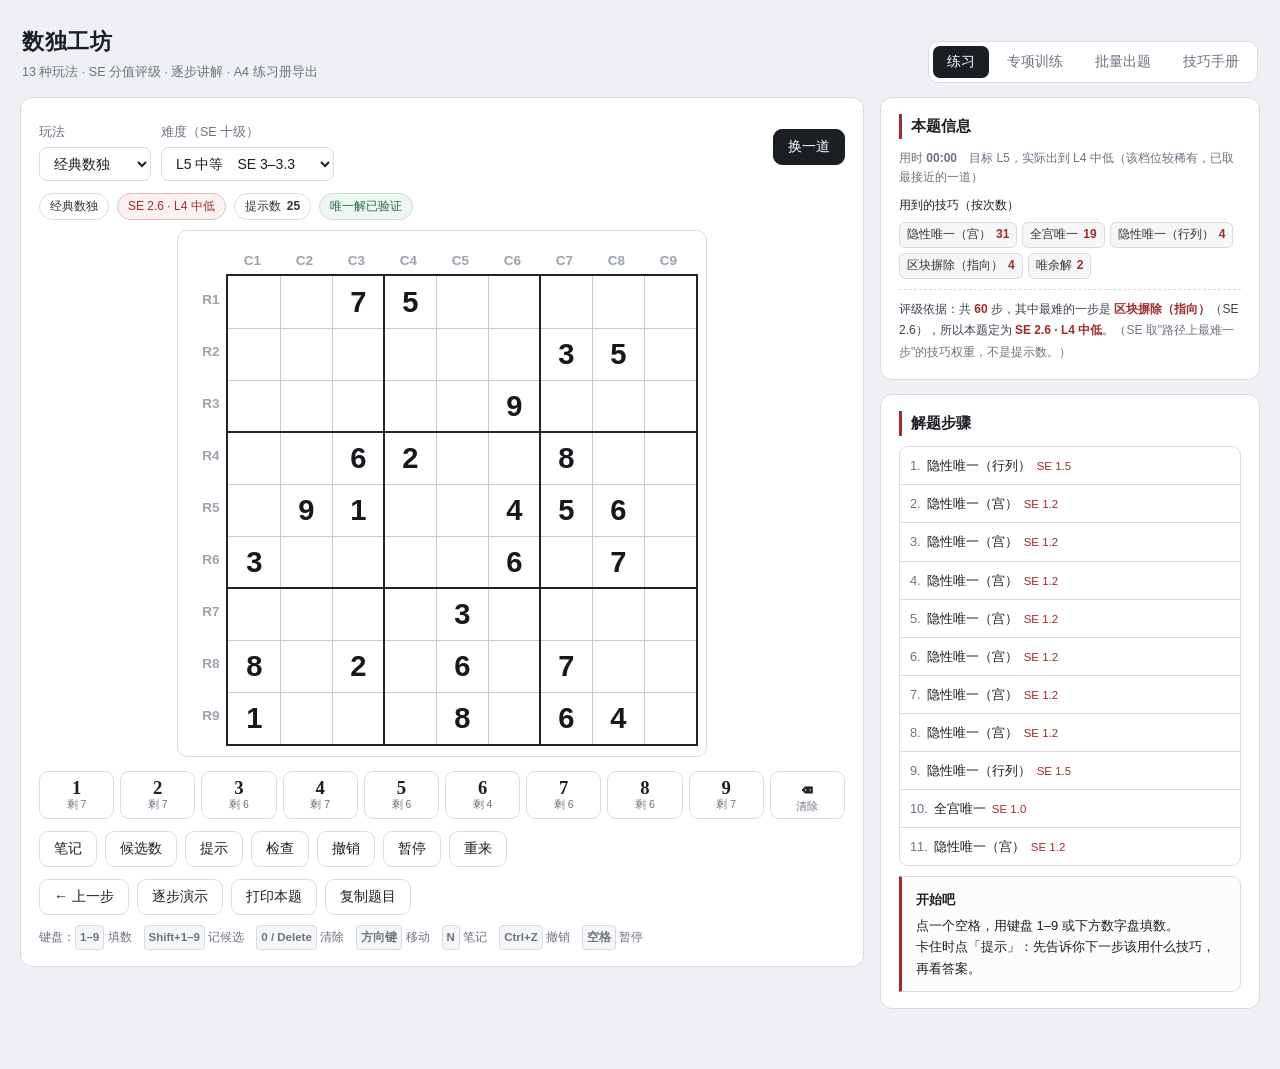
<file: index.html>
<!doctype html>
<html lang="zh-CN">
<head>
<meta charset="utf-8">
<meta name="viewport" content="width=device-width,initial-scale=1,viewport-fit=cover">
<meta name="theme-color" content="#f6f4ef">
<title>数独工坊 Sudoku Workshop</title>
<style>
  html,body{height:100%;margin:0}
  body{
    display:flex;align-items:center;justify-content:center;
    background:#f6f4ef;color:#2b2b2b;
    font-family:-apple-system,BlinkMacSystemFont,"PingFang SC","Microsoft YaHei",sans-serif;
    -webkit-font-smoothing:antialiased;
  }
  .box{text-align:center;padding:32px 26px;max-width:420px}
  .grid{
    display:grid;grid-template-columns:repeat(3,1fr);gap:4px;
    width:84px;height:84px;margin:0 auto 22px;
  }
  .grid i{background:#fff;border-radius:5px;box-shadow:0 1px 2px rgba(0,0,0,.08)}
  .grid i:nth-child(5){background:#3b6ea5}
  h1{font-size:20px;font-weight:600;letter-spacing:.06em;margin:0 0 8px}
  p{font-size:13px;color:#7a7468;margin:0 0 18px;line-height:1.7}
  a{
    display:inline-block;padding:11px 26px;border-radius:999px;
    background:#3b6ea5;color:#fff;text-decoration:none;font-size:14px;
    -webkit-tap-highlight-color:transparent;
  }
  a:active{transform:scale(.97)}
</style>
</head>
<body>
<div class="box">
  <div class="grid" aria-hidden="true"><i></i><i></i><i></i><i></i><i></i><i></i><i></i><i></i><i></i></div>
  <h1>数独工坊</h1>
  <p>正在为你打开…<br>如未自动跳转，请点下面的按钮</p>
  <a href="./%E6%95%B0%E7%8B%AC%E5%B7%A5%E5%9D%8A.html">进入数独工坊</a>
</div>
<script>
  setTimeout(function () {
    location.replace('./' + encodeURIComponent('数独工坊') + '.html');
  }, 80);
</script>
</body>
</html>
</file>
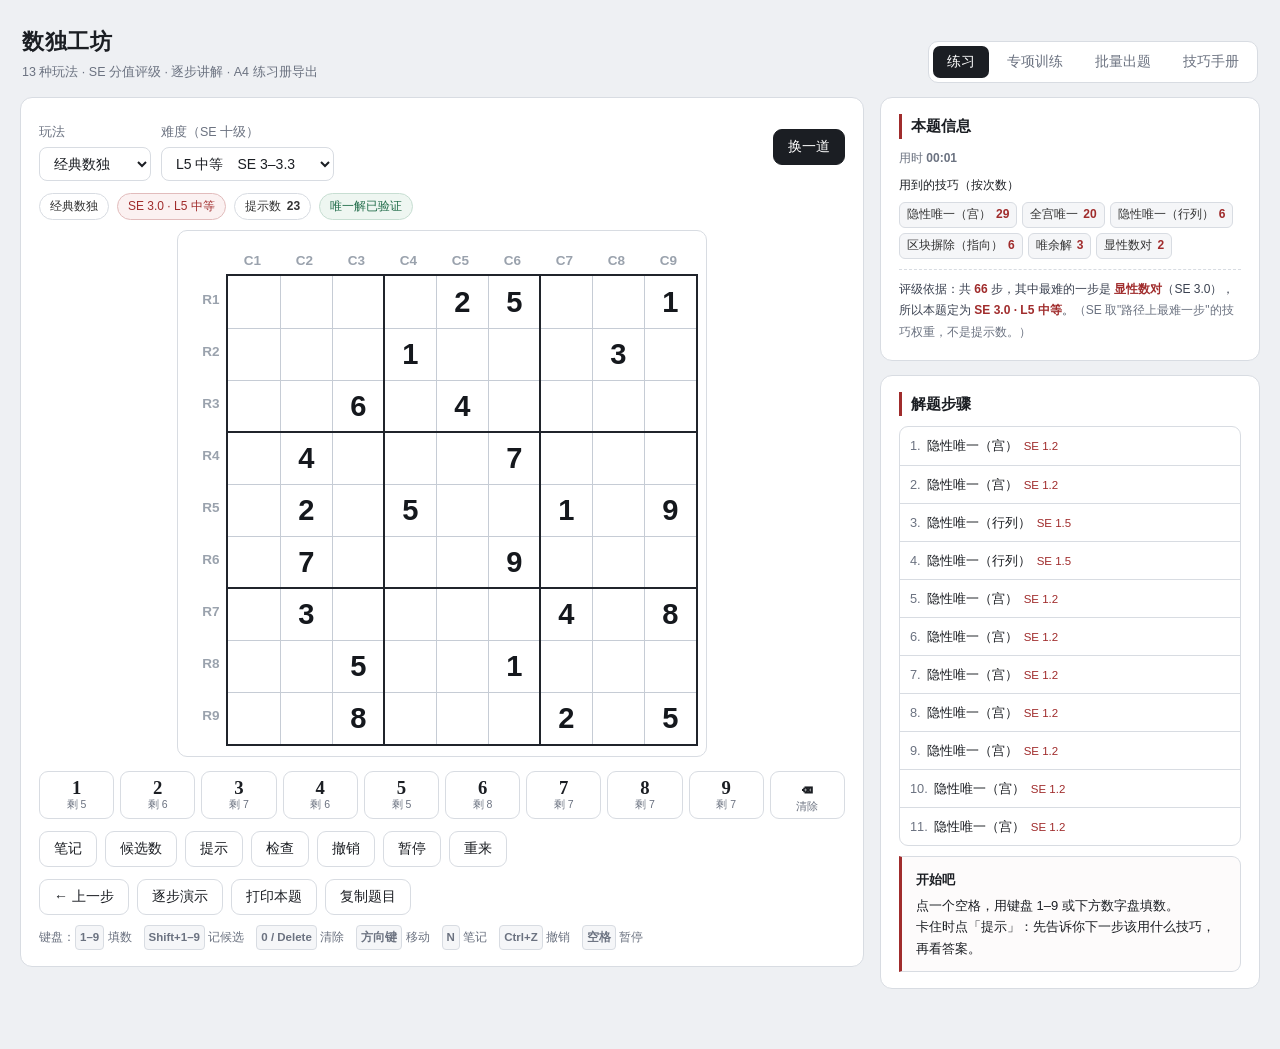
<file: 数独工坊.html>
<!DOCTYPE html>
<html lang="zh-CN">
<head>
<meta charset="utf-8">
<meta name="viewport" content="width=device-width, initial-scale=1, viewport-fit=cover">
<meta name="theme-color" content="#1b1e23">
<meta name="apple-mobile-web-app-capable" content="yes">
<meta name="apple-mobile-web-app-title" content="数独工坊">
<meta name="format-detection" content="telephone=no">
<title>数独工坊 · 生成器与练习册</title>
<style id="appcss">:root{
  --ink:#1b1e23; --muted:#6b7280; --line:#d8dce2; --soft:#f5f6f8; --card:#fff;
  --accent:#a02c2c; --accent-soft:#fbf1f1; --blue:#1f5fa8; --blue-soft:#eef4fb;
  --green:#1f6b48; --green-soft:#eef6f1; --amber:#8a5a12; --amber-soft:#fcf5e8;
  --cs:52px;
  --cs-play:52px; --cs-train:50px;
}
*{box-sizing:border-box}
html,body{margin:0;padding:0}
body{
  font-family:"Source Han Sans SC","Noto Sans SC","PingFang SC","Microsoft YaHei",sans-serif;
  font-size:14px; line-height:1.65; color:var(--ink); background:#eef0f3;
}
button,input,select,textarea{font-family:inherit;font-size:inherit;color:inherit}
button{cursor:pointer}
.app{max-width:1280px;margin:0 auto;padding:18px 20px 60px}
.top{display:flex;align-items:flex-end;gap:16px;flex-wrap:wrap;padding:6px 2px 14px}
.brand h1{font-size:22px;margin:0;letter-spacing:.5px}
.brand p{margin:2px 0 0;color:var(--muted);font-size:12.5px}
.tabs{display:flex;gap:4px;margin-left:auto;background:#fff;padding:4px;border:1px solid var(--line);border-radius:10px}
.tabs button{border:0;background:transparent;padding:7px 14px;border-radius:7px;color:var(--muted)}
.tabs button.on{background:var(--ink);color:#fff}
.panel{display:none}
.panel.on{display:block}
.card{background:var(--card);border:1px solid var(--line);border-radius:12px;padding:16px 18px}
.row{display:flex;gap:16px;align-items:flex-start;flex-wrap:wrap}
.grid-2{display:grid;grid-template-columns:minmax(0,1fr) 380px;gap:16px;align-items:start}
@media (max-width:980px){.grid-2{grid-template-columns:1fr}}
h2.sec{font-size:15px;margin:0 0 10px;padding-left:9px;border-left:3px solid var(--accent)}
h3.sub{font-size:13.5px;margin:16px 0 8px;color:#333}
.muted{color:var(--muted)}
.small{font-size:12px}
.card .note{margin:10px 0 4px;padding:10px 12px;border:1px solid #e7dcb8;background:#fdf8e8;border-radius:9px;font-size:12px;line-height:1.95;color:#4a4234}
.card .note b{color:#6b5a2e}
.kv{display:flex;gap:8px;flex-wrap:wrap;margin:2px 0 10px}
.chip{display:inline-flex;align-items:center;gap:6px;border:1px solid var(--line);background:#fff;border-radius:999px;padding:3px 10px;font-size:12px;color:#333}
.chip b{font-weight:600}
.chip.se{border-color:#e2bcbc;background:var(--accent-soft);color:var(--accent)}
.chip.ok{border-color:#c7ded2;background:var(--green-soft);color:var(--green)}
.btn{border:1px solid var(--line);background:#fff;border-radius:9px;padding:8px 14px}
.btn:hover{background:var(--soft)}
.btn.primary{background:var(--ink);color:#fff;border-color:var(--ink)}
.btn.primary:hover{background:#000}
.btn.accent{background:var(--accent);color:#fff;border-color:var(--accent)}
.btn.ghost{border-color:transparent;background:transparent;color:var(--muted)}
.btn.sm{padding:5px 10px;font-size:12.5px}
.btn:disabled{opacity:.45;cursor:not-allowed}
.toolbar{display:flex;gap:8px;flex-wrap:wrap;margin:12px 0 0}

/* ---------- 棋盘 ---------- */
.boardwrap{position:relative;padding:26px;background:#fff;border:1px solid var(--line);border-radius:10px;width:max-content}
.bgrid{display:grid;grid-template-columns:auto auto;grid-template-rows:auto auto;align-items:stretch}
.ax{display:grid;color:#9aa2ad;font-family:"Helvetica Neue",Arial,sans-serif;font-weight:600;font-size:calc(var(--cs)*.26);line-height:1}
.ax i{font-style:normal;display:flex;align-items:center;justify-content:center}
.ax.corner{grid-column:1;grid-row:1;font-size:calc(var(--cs)*.21);color:#c2c8d0;padding-right:2px}
.ax.cols{grid-column:2;grid-row:1;grid-template-columns:repeat(9,var(--cs));height:calc(var(--cs)*.62)}
.ax.cols i{align-items:flex-end;padding-bottom:calc(var(--cs)*.12)}
.ax.rows{grid-column:1;grid-row:2;grid-template-rows:repeat(9,var(--cs));width:calc(var(--cs)*.78)}
.ax.rows i{justify-content:flex-end;padding-right:calc(var(--cs)*.13)}
.board{grid-column:2;grid-row:2;position:relative;display:grid;
  grid-template-columns:repeat(9,var(--cs));grid-template-rows:repeat(9,var(--cs));
  background:#fff;border:2px solid #20242b}
.cell{position:relative;width:var(--cs);height:var(--cs);display:flex;align-items:center;justify-content:center;
  font-size:calc(var(--cs)*.56);cursor:pointer;user-select:none;outline:none;
  text-shadow:0 0 2px #fff,0 0 3px #fff,0 0 4px #fff}
.cell.given{color:#15181d;font-weight:600}
.cell.user{color:var(--blue)}
.cell.sel{background:rgba(31,95,168,.16);box-shadow:inset 0 0 0 2px var(--blue)}
.cell.peer{background:rgba(31,95,168,.045)}
.cell.same{background:rgba(31,95,168,.10)}
.cell.bad{color:#c0392b;background:rgba(192,57,43,.10)}
.cell.flash{background:rgba(255,205,60,.42)}
.cand{position:absolute;inset:2px;display:grid;grid-template-columns:repeat(3,1fr);grid-template-rows:repeat(3,1fr);
  font-size:calc(var(--cs)*.24);color:#7b8492;line-height:1}
.cand span{display:flex;align-items:center;justify-content:center}
.cell.mark{background:#eef6f1}
.overlay{position:absolute;inset:0;pointer-events:none}
.ov{position:absolute;pointer-events:none}
.cage-sum{position:absolute;left:1px;top:0;font-size:calc(var(--cs)*.23);color:#444;font-weight:600;line-height:1.1}
.outside{position:absolute;font-size:12px;color:#444;font-weight:600}
.badge{position:absolute;font-size:11px;color:#666}

/* ---------- 侧栏 ---------- */
.steps{max-height:420px;overflow:auto;border:1px solid var(--line);border-radius:9px}
.steps .st{padding:8px 10px;border-bottom:1px solid var(--line);cursor:pointer;font-size:12.8px}
.steps .st:last-child{border-bottom:0}
.steps .st:hover{background:var(--soft)}
.steps .st.on{background:var(--blue-soft)}
.steps .st .n{color:var(--muted);margin-right:6px;font-variant-numeric:tabular-nums}
.steps .st .t{color:var(--accent);font-size:11.5px;margin-left:6px}
.steps .st.hit{background:var(--amber-soft)}
.steps .st.hit.on{background:var(--blue-soft)}
.steps .st.done{opacity:.5}
.tchips{display:flex;flex-wrap:wrap;gap:5px;margin-top:6px}
.tchip{display:inline-flex;align-items:center;gap:5px;border:1px solid var(--line);border-radius:6px;background:var(--soft);
  padding:2px 7px;font-size:12px;color:#333}
.tchip b{color:var(--accent);font-variant-numeric:tabular-nums}
#p-board,#t-board{display:flex;justify-content:center}
.explain{border:1px solid var(--line);border-left:3px solid var(--accent);background:#fdfbfb;border-radius:0 9px 9px 0;padding:12px 14px;font-size:13px;margin-top:10px;min-height:76px}
.explain .h{font-weight:600;margin-bottom:4px}
.stat{display:grid;grid-template-columns:repeat(2,1fr);gap:6px 12px;font-size:12.5px;margin-top:8px}
.stat div{display:flex;justify-content:space-between;border-bottom:1px dotted var(--line);padding:3px 0}

/* ---------- 表单 ---------- */
label.f{display:block;font-size:12.5px;color:var(--muted);margin:8px 0 4px}
input[type=text],input[type=number],select{border:1px solid var(--line);border-radius:8px;padding:7px 10px;background:#fff}
input[type=number]{width:84px}
.mix{width:100%;border-collapse:collapse;font-size:13px}
.mix th,.mix td{border:1px solid var(--line);padding:6px 8px;text-align:left}
.mix th{background:var(--soft);font-weight:600;font-size:12px}
.mix input{width:70px}
.varlist{display:grid;grid-template-columns:repeat(auto-fill,minmax(168px,1fr));gap:6px}
.varlist label{display:flex;gap:6px;align-items:flex-start;border:1px solid var(--line);border-radius:8px;padding:6px 8px;font-size:12.5px;background:#fff}
.varlist label.on{border-color:#b9c6d6;background:var(--blue-soft)}
.progress{height:6px;background:#e6e9ee;border-radius:4px;overflow:hidden;margin-top:8px}
.progress > i{display:block;height:100%;width:0;background:var(--accent);transition:width .2s}
.preview{display:grid;grid-template-columns:repeat(auto-fill,minmax(132px,1fr));gap:10px;margin-top:12px}
.pv{border:1px solid var(--line);border-radius:8px;padding:6px;background:#fff;font-size:11px;color:var(--muted)}
.pv .b{--cs:13px;border:1px solid #2f3540;display:grid;grid-template-columns:repeat(9,var(--cs));margin-bottom:4px}
.pv .c{width:var(--cs);height:var(--cs);display:flex;align-items:center;justify-content:center;font-size:8px;border-right:.5px solid #d3d8e0;border-bottom:.5px solid #d3d8e0;color:#222}
.pv .c.g{font-weight:700}

/* ---------- 数字盘 / 提示 ---------- */
.pad{display:grid;grid-template-columns:repeat(10,1fr);gap:6px;margin-top:14px}
.padbtn{display:flex;flex-direction:column;align-items:center;gap:1px;padding:6px 2px;line-height:1.1}
.padbtn b{font-size:calc(var(--cs)*.36);font-family:"Times New Roman",serif}
.padbtn em{font-style:normal;font-size:10.5px;color:var(--muted)}
.padbtn.done{opacity:.4}
.padbtn.del b{font-size:20px}
@media (max-width:600px){.pad{grid-template-columns:repeat(5,1fr)}}
.basis{margin-top:10px;padding-top:9px;border-top:1px dashed var(--line);font-size:12px;line-height:1.8;color:#3a4150}
.basis b{color:var(--accent)}
.kbhelp{margin-top:10px;line-height:2}
.kbhelp b{display:inline-block;min-width:16px;padding:0 4px;border:1px solid var(--line);border-radius:4px;background:var(--soft);font-weight:600;font-size:11.5px;text-align:center}

/* ---------- 玩法卡片 ---------- */
.varcards{display:grid;grid-template-columns:1fr;gap:14px}
.varcard{display:grid;grid-template-columns:250px minmax(0,1fr);gap:16px;border:1px solid var(--line);border-radius:12px;padding:14px;background:#fff}
@media (max-width:820px){.varcard{grid-template-columns:1fr}}
.vdemo{display:flex;justify-content:center;align-items:flex-start}
.vdemo .boardwrap{border:1px solid var(--line);border-radius:8px;background:#fcfcfd}
.vbody{font-size:13px;line-height:1.85}
.vhead{display:flex;align-items:center;gap:8px;margin-bottom:6px}
.vhead b{font-size:15px}
.vhead .tag{font-size:11px;padding:1px 7px;border-radius:999px;border:1px solid var(--line);color:var(--muted)}
.vhead .tag.vt{border-color:#e2bcbc;background:var(--accent-soft);color:var(--accent)}
.vhead .tag.vm{border-color:#d9cdea;background:#f6f2fc;color:#6b46c1}
.vrule,.vhow,.vtips,.vdiff{margin-top:5px}
.vrule b,.vhow b,.vtips b,.vdiff b{display:inline-block;min-width:52px;color:var(--accent);font-size:12px;margin-right:4px}
.vhow div{text-indent:0}
.vtips{color:#3d4a3f}
.vtips b{color:var(--green)}
.vdiff{color:#5b5346}
.vdiff b{color:var(--amber)}

/* ---------- 技巧手册 ---------- */
table.man{width:100%;border-collapse:collapse;font-size:13px;table-layout:fixed}
table.man-band .c1{width:56px}
table.man-band .c2{width:104px}
table.man-band .c3{width:210px}
table.man-tech .c1{width:64px}
table.man-tech .c2{width:190px}
/* 窄屏下按百分比切，别让"说明"列被挤成竖排单字 */
@media (max-width:760px){
  table.man-band .c1{width:13%}
  table.man-band .c2{width:21%}
  table.man-band .c3{width:31%}
  table.man-band .c4{width:35%}
  table.man-tech .c1{width:15%}
  table.man-tech .c2{width:29%}
  table.man-tech .c3{width:56%}
}
table.man th,table.man td{border:1px solid var(--line);padding:7px 9px;vertical-align:top;text-align:left}
table.man th{background:var(--soft);font-size:12.5px}
table.man td.se{font-variant-numeric:tabular-nums;font-weight:600;color:var(--accent);white-space:nowrap}

/* ---------- 打印页 ---------- */
.sheets{display:none}
.sheet{
  position:relative;width:210mm;height:296.6mm;background:#fff;padding:15mm 15mm 12mm;
  page-break-after:always;overflow:hidden;
  font-family:"FangSong","FangSong_GB2312","STFangsong","仿宋","Songti SC",serif;
}
.sheet:last-child{page-break-after:auto}
.sheet .s-head{display:flex;align-items:baseline;justify-content:space-between;border-bottom:1.2px solid #222;padding-bottom:3mm;margin-bottom:5mm}
.sheet .s-head .t{font-family:"STZhongsong","SimSun","Songti SC",serif;font-size:15pt;font-weight:700;letter-spacing:1px}
.sheet .s-head .m{font-family:"FangSong","STFangsong",serif;font-size:8.5pt;color:#555}
.sheet .s-foot{position:absolute;left:15mm;right:15mm;bottom:6mm;display:flex;justify-content:space-between;font-size:8.5pt;color:#555;
  border-top:.6px solid #bbb;padding-top:2mm}
.sheet .cover-t{font-family:"STZhongsong","SimSun","Songti SC",serif;font-size:30pt;text-align:center;letter-spacing:8px;margin:42mm 0 6mm}
.sheet .cover-s{text-align:center;font-size:13pt;color:#333;margin-bottom:16mm;letter-spacing:2px}
.sheet .cover-box{border:1px solid #333;padding:8mm 10mm;font-size:11pt;line-height:2}
.sheet .cover-box b{font-family:"SimHei","Heiti SC",sans-serif}
.pz{margin-bottom:7mm}
.pz .cap{display:flex;justify-content:space-between;align-items:baseline;font-size:9.5pt;margin-bottom:2mm}
.pz .cap .no{font-family:"SimHei","Heiti SC",sans-serif;font-size:11pt}
.pz .cap .tags{font-size:8.5pt;color:#444}
.sheet .boardwrap{padding:0 !important;border:0;background:transparent;border-radius:0;margin:0 auto}
.sheet .ax{font-size:max(4.4pt,calc(var(--cs)*.2));color:#666;font-weight:600}
.sheet .ax.corner{color:#c8ccd2;font-size:5pt}
.sheet .board{border:1.1pt solid #111}
.sheet .cell{font-family:"Times New Roman","Nimbus Roman",serif;text-shadow:none}
.sheet .cell.given{color:#000}
.sheet .cell.sel,.sheet .cell.peer,.sheet .cell.same,.sheet .cell.flash,.sheet .cell.bad{background:transparent !important;box-shadow:none !important}
.sheet .note{height:10mm;border-bottom:1px dotted #c7ccd3;margin-top:2.5mm}
.pzgrid{display:grid;grid-template-columns:1fr 1fr;gap:8mm 5mm}
.pzgrid .pz{margin-bottom:0}
.pzrow{display:flex;gap:6mm;align-items:flex-start}
.pzrow .pzmain{width:99mm;flex:0 0 auto}
.pzrow .pzside{flex:1;min-width:0;border-left:.6px solid #d5d9df;padding-left:5mm;font-size:9pt}
.pzside .sh{font-family:"SimHei","Heiti SC",sans-serif;font-size:9pt;color:#222;margin:0 0 1.5mm}
.pzside .sh + .techlist{margin-bottom:4mm}
.techlist .ti{font-size:8.5pt;color:#333;line-height:1.85}
.pzside .ln{height:9mm;border-bottom:1px dotted #c7ccd3}
.sheet .draft{margin-top:5mm;border:1px solid #ccc;padding:2.5mm 3mm;font-size:9pt;color:#555}
.sheet .draft .dh{font-family:"SimHei","Heiti SC",sans-serif;font-size:9pt;margin-bottom:1mm}
.sheet .draft .ln{height:9mm;border-bottom:1px dotted #c7ccd3}
.ansgrid{display:grid;grid-template-columns:1fr 1fr;gap:7mm 8mm}
.ans .cap{font-size:9pt;margin-bottom:1.5mm;font-family:"SimHei","Heiti SC",sans-serif}
.ans .board{border:1px solid #333}
.ans .cell{font-size:calc(var(--cs)*.52)}
.ans .cands{display:none}
.ansline{font-size:8.5pt;color:#333;margin-top:1.2mm;line-height:1.5}

/* ---------- 排版预览（所见即所得） ---------- */
.pvbar{display:none;position:fixed;right:16px;bottom:16px;z-index:90;gap:8px;align-items:center;
  background:#fff;border:1px solid var(--line);border-radius:12px;padding:8px;box-shadow:0 8px 28px rgba(0,0,0,.16)}
body.viewing{background:#e6e8ec}
body.viewing .app{display:none}
body.viewing .sheets{display:block;padding:14px 0 90px}
body.viewing .sheet{margin:0 auto 14px;box-shadow:0 2px 12px rgba(0,0,0,.14)}
body.viewing .pvbar{display:flex}

@media print{
  body{background:#fff}
  .app,.pvbar{display:none !important}
  .sheets{display:block !important;padding:0 !important}
  @page{size:A4;margin:0}
  .sheet{box-shadow:none !important;margin:0 !important}
}

#toast.on{opacity:1}

/* ================= 手机 / 平板适配 =================
   目标：390–430px 宽的手机上不用横向滚动，棋盘、数字盘、按钮一屏内可操作。
   棋盘边长由 --cs-play 控制：桌面固定 52px，窄屏按可用宽度切分（9 列 + 行号轴 0.78 列）。 */
.boardwrap.resp{padding:10px 8px}
.cell,.padbtn,.btn,.tabs button{-webkit-tap-highlight-color:transparent;touch-action:manipulation}

@media (max-width:760px){
  :root{--cs-play:calc((100vw - 64px)/9.8); --cs-train:calc((100vw - 64px)/9.8)}
  .app{padding:10px 10px calc(28px + env(safe-area-inset-bottom))}
  .card{padding:10px}
  .top{padding:2px 0 10px;gap:10px}
  .brand h1{font-size:19px}
  .brand p{font-size:11.5px;line-height:1.5}
  .tabs{width:100%;margin-left:0;overflow-x:auto;-webkit-overflow-scrolling:touch}
  .tabs button{padding:9px 12px;font-size:13px;flex:1 0 auto;white-space:nowrap}
  .grid-2{gap:10px}
  .boardwrap.resp{padding:8px 2px}
  .boardwrap{border-radius:8px}
  .row{gap:10px}
  .row > div{flex:1 1 44%;min-width:0}
  .row > div > select,.row > div > input{width:100%}
  input[type=text],input[type=number],select{font-size:16px;padding:9px 10px}  /* 防 iOS 聚焦自动放大 */
  .btn{padding:9px 12px;min-height:40px}
  .btn.sm{min-height:34px}
  .toolbar{gap:6px}
  .toolbar .btn{flex:1 1 auto;text-align:center}
  .pad{grid-template-columns:repeat(5,1fr);gap:8px;margin-top:10px}
  .padbtn{min-height:54px;padding:4px 2px}
  .padbtn b{font-size:20px}
  .padbtn em{font-size:10px}
  .cell{font-size:calc(var(--cs)*.58)}
  .steps{max-height:280px}
  .kbhelp{display:none}                       /* 手机没有实体键盘，别占版面 */
  .varcard{padding:10px}
  .varcards{gap:10px}
  .vdemo{justify-content:flex-start}
  table.man{font-size:11.5px}
  table.man th,table.man td{padding:5px 6px}
  .mix input{width:56px}
  .preview{grid-template-columns:repeat(auto-fill,minmax(104px,1fr))}
  .explain{font-size:12.5px;padding:10px 12px}
  body.viewing .sheet{zoom:.46;margin:0 auto 10px}   /* zoom 会同时缩排版尺寸，不需要负边距 */
  body.viewing .sheets{padding:10px 0 80px;overflow-x:hidden}
  .pvbar{left:10px;right:10px;bottom:10px;justify-content:center;flex-wrap:wrap}
}

@media (max-width:400px){
  :root{--cs-play:calc((100vw - 56px)/9.8); --cs-train:calc((100vw - 56px)/9.8)}
  .app{padding:8px 8px 36px}
  .card{padding:8px}
  .padbtn{min-height:50px}
}

/* 手指粗，点选格子时别出现文本选中的蓝框 */
@media (hover:none){
  .cell{cursor:default}
  .steps .st:hover{background:transparent}
  .btn:hover{background:#fff}
  .btn.primary:hover{background:var(--ink)}
}
</style>
</head>
<body>
<div class="app">
  <div class="top">
    <div class="brand">
      <h1>数独工坊</h1>
      <p>13 种玩法 · SE 分值评级 · 逐步讲解 · A4 练习册导出</p>
    </div>
    <div class="tabs">
      <button data-tab="play" class="on">练习</button>
      <button data-tab="train">专项训练</button>
      <button data-tab="batch">批量出题</button>
      <button data-tab="manual">技巧手册</button>
    </div>
  </div>

  <!-- 练习 -->
  <div class="panel on" id="panel-play">
    <div class="grid-2">
      <div class="card">
        <div class="row" style="align-items:center;gap:10px">
          <div><label class="f">玩法</label><select id="p-kind"></select></div>
          <div><label class="f">难度（SE 十级）</label><select id="p-band"></select></div>
          <div style="margin-left:auto"><button class="btn primary" id="p-new">换一道</button></div>
        </div>
        <div class="kv" id="p-info" style="margin-top:12px"></div>
        <div id="p-board"></div>
        <div class="pad" id="p-pad"></div>
        <div class="toolbar">
          <button class="btn" id="p-note">笔记</button>
          <button class="btn" id="p-cand">候选数</button>
          <button class="btn" id="p-hint">提示</button>
          <button class="btn" id="p-check">检查</button>
          <button class="btn" id="p-undo">撤销</button>
          <button class="btn" id="p-pause">暂停</button>
          <button class="btn" id="p-reset">重来</button>
        </div>
        <div class="toolbar">
          <button class="btn" id="p-prev">← 上一步</button>
          <button class="btn" id="p-all">逐步演示</button>
          <button class="btn" id="p-print">打印本题</button>
          <button class="btn" id="p-copy">复制题目</button>
        </div>
        <div class="small muted kbhelp">
          键盘：<b>1–9</b> 填数　<b>Shift+1–9</b> 记候选　<b>0 / Delete</b> 清除　<b>方向键</b> 移动　<b>N</b> 笔记　<b>Ctrl+Z</b> 撤销　<b>空格</b> 暂停
        </div>
      </div>

      <div>
        <div class="card">
          <h2 class="sec">本题信息</h2>
          <div class="small muted">用时 <b id="p-time">00:00</b>　<span id="p-status"></span></div>
          <div class="small" style="margin-top:8px">用到的技巧（按次数）</div>
          <div class="tchips" id="p-tech">—</div>
          <div class="basis" id="p-basis"></div>
        </div>
        <div class="card" style="margin-top:14px">
          <h2 class="sec">解题步骤</h2>
          <div class="steps" id="p-steps"></div>
          <div class="explain" id="p-explain"></div>
        </div>
      </div>
    </div>
  </div>

  <!-- 专项训练 -->
  <div class="panel" id="panel-train">
    <div class="grid-2">
      <div class="card">
        <h2 class="sec">专项训练：一次只练一种技巧</h2>
        <div class="row" style="align-items:flex-end">
          <div><label class="f">选择技巧</label><select id="t-tech" style="min-width:260px"></select></div>
          <div><button class="btn primary" id="t-gen">生成练习题</button></div>
        </div>
        <div class="small" id="t-desc" style="margin:10px 0"></div>
        <div class="kv" id="t-info"></div>
        <div id="t-board"></div>
        <div class="small muted" id="t-status"></div>
      </div>
      <div>
        <div class="card">
          <h2 class="sec">本题里的这种技巧</h2>
          <div class="steps" id="t-steps"></div>
          <div class="explain" id="t-explain">点左边棋盘上高亮的格子，或点上面的步骤，查看详细解释。</div>
        </div>
      </div>
    </div>
  </div>

  <!-- 批量出题 -->
  <div class="panel" id="panel-batch">
    <div class="grid-2">
      <div class="card">
        <h2 class="sec">批量出题</h2>
        <label class="f">练习册标题</label>
        <input type="text" id="b-title" value="数独练习册" style="width:100%">
        <h3 class="sub">每种难度要几道（SE 十级）</h3>
        <table class="mix">
          <thead><tr><th style="width:30%">难度档位</th><th style="width:26%">这一档会用到的技巧</th><th style="width:86px">数量</th></tr></thead>
          <tbody id="b-mix"></tbody>
          <tfoot><tr><td colspan="2">合计 <b id="b-total">50</b> 道</td><td class="small muted">可随时改</td></tr></tfoot>
        </table>
        <div class="small muted" style="margin-top:6px">
          提示：L7、L9 对应的是剑鱼、唯一矩形这类比较稀有的技巧，出题时会尽量贴近，偶尔会给出相邻档位（生成结果会标真实档位）。
        </div>

        <h3 class="sub">包含哪些玩法（可多选，按数量轮流分配）</h3>
        <div class="varlist" id="b-vars"></div>

        <h3 class="sub">排版选项</h3>
        <div class="row" style="align-items:flex-end;gap:14px">
          <div><label class="f">每页题数</label>
            <select id="b-per"><option value="1">1 题（大字）</option><option value="2" selected>2 题</option><option value="4">4 题（小字）</option></select>
          </div>
          <div><label class="f">附参考答案</label><br><label class="small"><input type="checkbox" id="b-ans" checked> 文末附答案与步骤提要</label></div>
          <div style="margin-left:auto"><button class="btn primary" id="b-go">生成</button></div>
        </div>
        <div class="progress"><i id="b-bar"></i></div>
        <div class="small muted" id="b-status" style="margin-top:6px">题目在本机生成，不上传任何数据。</div>

        <div class="toolbar">
          <button class="btn primary" id="b-view">排版预览</button>
          <button class="btn accent" id="b-print">导出 PDF（打印）</button>
          <button class="btn" id="b-html">导出练习册 HTML</button>
          <button class="btn" id="b-json">导出题库 JSON</button>
        </div>
        <div class="small muted" id="print-hint" style="margin-top:8px">打印对话框里选“另存为 PDF”，纸张 A4、边距选“无”，并勾选“背景图形”。</div>

        <div class="preview" id="b-preview"></div>
      </div>

      <div class="card">
        <h2 class="sec">排版说明</h2>
        <div class="small" style="line-height:2">
          一、纸张 A4（210×297mm），页边距 15mm，页脚含书名与“第 X 页 / 共 Y 页”。<br>
          二、首页为封面：标题、题量、难度构成、作答说明。<br>
          三、正文每页按所选题数排布，题目上方标注题号、玩法、SE 分值与提示数。<br>
          四、答案附在文末，四题一页，附每题步数与技巧统计。<br>
          五、字体：标题用宋体加粗，正文用仿宋，数字用 Times New Roman，符合打印与公文排版习惯。<br>
          六、导出的 PDF 为矢量文字，可直接双面打印或装订。
        </div>
        <h3 class="sub">关于难度</h3>
        <div class="small muted" style="line-height:1.9">
          SE 分值等于解这道题路径上最难一步的技巧权重，例如只用隐性唯一不到 1.5，出现 X-Wing 是 3.2，出现 XY-Wing 是 4.2。提示数不决定难度。<br>
          变种题（杀手、温度计、箭头等）的 SE 只统计经典技巧：笼和、递增、求和这类约束在求解时被直接折进候选数里，没有单独计分，所以它们的 SE 偏低，实际难度请结合提示数与线索密度看。
        </div>
      </div>
    </div>
  </div>

  <!-- 技巧手册 -->
  <div class="panel" id="panel-manual">
    <div class="card">
      <h2 class="sec">难度档位：SE 十级</h2>
      <div class="small muted" style="margin-bottom:8px;line-height:1.9">
        难度只看 SE 分值（Sudoku Explainer Rating），与提示数无关。SE 等于"解这道题的路上最难的一步"用了多大的技巧，
        所以每一档都恰好卡在一个技巧台阶上，可以从技巧表反查。
      </div>
      <div class="note">
        <b>两条附加规则，先说清楚免得对不上：</b><br>
        ① <b>带笼的题（杀手、混合）有 2.4 的底分</b>。笼内组合枚举、45 法则确实是脑力活，但它发生在候选数剪枝里、不占"一步技巧的名额"，
        若不设底分，21 提示的杀手题会被算成 SE 1.2（极简），与实际体感完全不符。所以这类题最低定为 L3 初级，
        也就是说<b>杀手、混合目前出不到 L1–L2，也基本到不了 L6 以上</b>。<br>
        ② <b>批量出题时档位可能落空</b>。SE 值是离散的（一个技巧台阶就跳 0.4），某一档可能连试十几次都拿不到，
        这时会给你最接近的那一档，并在结果里如实写明"L5→L4 ×2"这样的对应关系，不会偷偷冒充。
      </div>
      <table class="man man-band">
        <thead><tr><th class="c1">档</th><th class="c2">SE 区间</th><th class="c3">最高技巧</th><th class="c4">说明</th></tr></thead>
        <tbody id="m-band"></tbody>
      </table>
    </div>
    <div class="card" style="margin-top:14px">
      <h2 class="sec">技巧阶梯（SE 分值口径）</h2>
      <div class="small muted" style="margin-bottom:8px">按权重从小到大排列。做题时"能不用上面的就不用下面的"，这是效率最高的顺序。</div>
      <table class="man man-tech">
        <thead><tr><th class="c1">SE</th><th class="c2">技巧</th><th class="c3">怎么用</th></tr></thead>
        <tbody id="m-tech"></tbody>
      </table>
    </div>
    <div class="card" style="margin-top:14px">
      <h2 class="sec">13 种玩法：怎么玩、从哪下手</h2>
      <div class="small muted" style="margin-bottom:12px">每种玩法都配了一张真实盘面示意图，彩色标记就是这种玩法的关键元素。</div>
      <div class="varcards" id="m-var"></div>
    </div>
  </div>
</div>

<div id="toast" style="position:fixed;left:50%;bottom:28px;transform:translateX(-50%);background:#1b1e23;color:#fff;padding:9px 16px;border-radius:8px;opacity:0;transition:.2s;pointer-events:none;font-size:13px"></div>
<div class="pvbar" id="pvbar">
  <span class="small muted" style="padding:0 4px">A4 · 210×297mm</span>
  <button class="btn sm" id="pv-back">返回编辑</button>
  <button class="btn sm primary" id="pv-print">打印 / 存 PDF</button>
</div>
<div class="sheets" id="sheets"></div>

<script>/* 数独工坊 · 核心引擎：约束模型 / 候选传播 / 求解 / 变种 */
(function (root) {
  'use strict';
  var SD = root.SD || (root.SD = {});

  var ROWS = [], COLS = [], BOXES = [], UNITS = [];
  for (var r = 0; r < 9; r++) { var a = []; for (var c = 0; c < 9; c++) a.push(r * 9 + c); ROWS.push(a); UNITS.push(a); }
  for (var c2 = 0; c2 < 9; c2++) { var b = []; for (var r2 = 0; r2 < 9; r2++) b.push(r2 * 9 + c2); COLS.push(b); UNITS.push(b); }
  for (var bx = 0; bx < 9; bx++) {
    var g = [], br = ((bx / 3) | 0) * 3, bc = (bx % 3) * 3;
    for (var i = 0; i < 3; i++) for (var j = 0; j < 3; j++) g.push((br + i) * 9 + bc + j);
    BOXES.push(g); UNITS.push(g);
  }

  var BIT = [0]; for (var v = 1; v <= 9; v++) BIT[v] = 1 << (v - 1);
  var FULL = 0x1FF;
  var PC = new Uint8Array(512);
  for (var k = 1; k < 512; k++) PC[k] = PC[k >> 1] + (k & 1);
  function lowBit(m) { return m & -m; }
  function bitVal(b) { var v = 1; while (b > 1) { b >>= 1; v++; } return v; }
  function minVal(m) { for (var v = 1; v <= 9; v++) if (m & BIT[v]) return v; return 0; }
  function maxVal(m) { for (var v = 9; v >= 1; v--) if (m & BIT[v]) return v; return 0; }
  function popVals(m) { var out = []; for (var v = 1; v <= 9; v++) if (m & BIT[v]) out.push(v); return out; }

  var DL = 0;
  function setDeadline(ms) { DL = ms > 0 ? Date.now() + ms : 0; }

  function mulberry32(a) {
    return function () {
      a |= 0; a = a + 0x6D2B79F5 | 0;
      var t = Math.imul(a ^ a >>> 15, 1 | a);
      t = t + Math.imul(t ^ t >>> 7, 61 | t) ^ t;
      return ((t ^ t >>> 14) >>> 0) / 4294967296;
    };
  }
  function shuffle(arr, rng) {
    for (var i = arr.length - 1; i > 0; i--) { var j = (rng() * (i + 1)) | 0; var t = arr[i]; arr[i] = arr[j]; arr[j] = t; }
    return arr;
  }

  function rIdx(i) { return (i / 9) | 0; }
  function cIdx(i) { return i % 9; }
  function pos(i) { return '第' + (rIdx(i) + 1) + '行第' + (cIdx(i) + 1) + '列'; }
  function shortPos(i) { return 'R' + (rIdx(i) + 1) + 'C' + (cIdx(i) + 1); }

  /* ---------------- 上下文（变种） ---------------- */
  function newCtx(kind) {
    return {
      kind: kind || 'classic',
      regions: BOXES.slice(),
      pairs: [],
      diag: false,
      cages: [],      // {cells:[], sum:number}
      thermos: [],    // [cells...]
      arrows: [],     // {circle:i, cells:[]}
      renbans: [],
      whispers: [],
      sandwichRows: [null, null, null, null, null, null, null, null, null],
      sandwichCols: [null, null, null, null, null, null, null, null, null],
      lks: []         // {cells:[], sum, side:'top'|'left'|'right'|'bottom', idx}
    };
  }

  function buildPeers(ctx) {
    if (ctx._peers) return ctx._peers;
    var p = [], i;
    for (i = 0; i < 81; i++) p.push([]);
    function link(a, b) { if (p[a].indexOf(b) < 0) { p[a].push(b); p[b].push(a); } }
    for (var u = 0; u < 9; u++) {
      var sets = [ROWS[u], COLS[u], ctx.regions[u]];
      for (var s = 0; s < 3; s++) {
        var unit = sets[s];
        for (var x = 0; x < 9; x++) for (var y = x + 1; y < 9; y++) link(unit[x], unit[y]);
      }
    }
    if (ctx.diag) {
      for (var d = 0; d < 9; d++) for (var e = d + 1; e < 9; e++) { link(d * 9 + d, e * 9 + e); link(d * 9 + 8 - d, e * 9 + 8 - e); }
    }
    for (var q = 0; q < ctx.pairs.length; q++) link(ctx.pairs[q][0], ctx.pairs[q][1]);
    ctx._peers = p;
    return p;
  }

  function regionOf(ctx, i) {
    for (var k = 0; k < 9; k++) if (ctx.regions[k].indexOf(i) >= 0) return k;
    return 0;
  }

  /* ---------------- 候选数 ---------------- */
  function baseCand(ctx, peers, grid) {
    var cand = new Uint16Array(81);
    for (var i = 0; i < 81; i++) {
      if (grid[i]) continue;
      var used = 0, ps = peers[i];
      for (var k = 0; k < ps.length; k++) { var v = grid[ps[k]]; if (v) used |= BIT[v]; }
      var m = FULL & ~used;
      if (!m) return null;
      cand[i] = m;
    }
    return cand;
  }

  /* ---------------- 变种约束剪枝 ---------------- */
  function pruneAll(ctx, grid, cand, mark) {
    if (!pruneCages(ctx, grid, cand, mark)) return false;
    if (!pruneThermos(ctx, grid, cand, mark)) return false;
    if (!pruneArrows(ctx, grid, cand, mark)) return false;
    if (!pruneLines(ctx, grid, cand, mark)) return false;
    if (!pruneSandwich(ctx, grid, cand, mark)) return false;
    if (!pruneLittleKiller(ctx, grid, cand, mark)) return false;
    return true;
  }

  function setMask(cand, i, nm, mark) {
    if (nm === cand[i]) return true;
    if (!nm) return false;
    cand[i] = nm;
    if (mark) mark();
    return true;
  }

  function cageFeasible(vals, sum) {
    /* vals: 每格可选值数组；返回每格"能出现在某个可行组合里"的位掩码。
       无可行组合 -> null；搜索被截断（结果不可信）-> 'skip'，调用方放弃这次剪枝。
       注意：截断绝不能当成"不可行"，否则会把可解盘判成矛盾。 */
    var n = vals.length, used = {}, path = [], allow = [], ok = false, truncated = false, nodes = 0;
    var CAP = 30000;
    for (var i = 0; i < n; i++) allow.push(0);
    function dfs(k, s) {
      if (truncated) return;
      if (++nodes > CAP) { truncated = true; return; }
      if (k === n) {
        if (s === sum) {
          ok = true;
          for (var i2 = 0; i2 < n; i2++) allow[i2] |= BIT[path[i2]];
        }
        return;
      }
      var rem = n - k - 1, maxRest = 0, m = 9;
      for (var w = 0; w < rem; w++) maxRest += m--;
      var list = vals[k];
      for (var t = 0; t < list.length; t++) {
        var v = list[t];
        if (used[v]) continue;
        if (s + v + rem > sum) continue;
        if (s + v + maxRest < sum) continue;
        used[v] = 1; path[k] = v;
        dfs(k + 1, s + v);
        used[v] = 0;
        if (truncated) return;
      }
    }
    dfs(0, 0);
    if (ok) return allow;
    return truncated ? 'skip' : null;
  }

  function pruneCages(ctx, grid, cand, mark) {
    for (var ci = 0; ci < ctx.cages.length; ci++) {
      var cage = ctx.cages[ci], fs = 0, empties = [], vals = [];
      for (var k = 0; k < cage.cells.length; k++) {
        var i = cage.cells[k];
        if (grid[i]) fs += grid[i];
        else { empties.push(i); vals.push(popVals(cand[i])); }
      }
      if (!empties.length) { if (fs !== cage.sum) return false; continue; }
      var need = cage.sum - fs;
      if (need < 1) return false;
      var allow = cageFeasible(vals, need);
      if (allow === 'skip') continue;
      if (!allow) return false;
      for (var e = 0; e < empties.length; e++) {
        var nm = cand[empties[e]] & allow[e];
        if (!setMask(cand, empties[e], nm, mark)) return false;
      }
    }
    return true;
  }

  function chainBounds(cells, cand, grid) {
    var n = cells.length, lo = [], hi = [], i;
    for (i = 0; i < n; i++) {
      if (grid[cells[i]]) { lo.push(grid[cells[i]]); hi.push(grid[cells[i]]); }
      else { lo.push(minVal(cand[cells[i]])); hi.push(maxVal(cand[cells[i]])); }
    }
    for (var pass = 0; pass < 6; pass++) {
      for (i = 1; i < n; i++) { var a = lo[i - 1] + 1; if (a > lo[i]) lo[i] = a; }
      for (i = n - 2; i >= 0; i--) { var b = hi[i + 1] - 1; if (b < hi[i]) hi[i] = b; }
    }
    return { lo: lo, hi: hi };
  }

  function pruneThermos(ctx, grid, cand, mark) {
    for (var t = 0; t < ctx.thermos.length; t++) {
      var cells = ctx.thermos[t], bounds = chainBounds(cells, cand, grid);
      for (var i = 0; i < cells.length; i++) {
        if (bounds.lo[i] > bounds.hi[i]) return false;
        if (grid[cells[i]]) continue;
        var nm = 0;
        for (var v = bounds.lo[i]; v <= bounds.hi[i]; v++) if (cand[cells[i]] & BIT[v]) nm |= BIT[v];
        if (!setMask(cand, cells[i], nm, mark)) return false;
      }
    }
    return true;
  }

  function pruneArrows(ctx, grid, cand, mark) {
    for (var a = 0; a < ctx.arrows.length; a++) {
      var ar = ctx.arrows[a], cells = ar.cells, n = cells.length, sumLo = 0, sumHi = 0, fixed = 0, allFixed = true;
      var lo = [], hi = [], i;
      for (i = 0; i < n; i++) {
        var c = cells[i];
        if (grid[c]) { lo.push(grid[c]); hi.push(grid[c]); fixed += grid[c]; }
        else { lo.push(minVal(cand[c])); hi.push(maxVal(cand[c])); allFixed = false; }
        sumLo += lo[i]; sumHi += hi[i];
      }
      var circ = ar.circle;
      if (grid[circ]) {
        var sv = grid[circ];
        if (sv < sumLo || sv > sumHi) return false;
        if (allFixed && sv !== fixed) return false;
        for (i = 0; i < n; i++) {
          if (grid[cells[i]]) continue;
          var loOther = sumLo - lo[i], hiOther = sumHi - hi[i];
          var nm = 0;
          for (var v = 1; v <= 9; v++) {
            if (!(cand[cells[i]] & BIT[v])) continue;
            var rest = sv - v;
            if (rest >= loOther && rest <= hiOther) nm |= BIT[v];
          }
          if (!setMask(cand, cells[i], nm, mark)) return false;
        }
      } else {
        var cm = 0;
        for (var cv = 1; cv <= 9; cv++) if ((cand[circ] & BIT[cv]) && cv >= sumLo && cv <= sumHi) cm |= BIT[cv];
        if (!setMask(cand, circ, cm, mark)) return false;
        for (i = 0; i < n; i++) {
          if (grid[cells[i]]) continue;
          var loO = sumLo - lo[i], hiO = sumHi - hi[i];
          var nm2 = 0;
          for (var v2 = 1; v2 <= 9; v2++) {
            if (!(cand[cells[i]] & BIT[v2])) continue;
            if (hiO >= 1 && v2 + loO <= 9 && v2 + hiO >= minVal(cand[circ])) nm2 |= BIT[v2];
          }
          if (!setMask(cand, cells[i], nm2, mark)) return false;
        }
      }
    }
    return true;
  }

  function renbanWindows(cells, cand, grid, n) {
    var okStarts = [], s, i;
    for (s = 1; s + n - 1 <= 9; s++) {
      var good = true;
      for (i = 0; i < cells.length; i++) {
        var c = cells[i];
        if (grid[c]) { if (grid[c] < s || grid[c] > s + n - 1) { good = false; break; } }
        else {
          var win = 0;
          for (var v = s; v < s + n; v++) win |= BIT[v];
          if (!(cand[c] & win)) { good = false; break; }
        }
      }
      if (good) okStarts.push(s);
    }
    return okStarts;
  }

  function pruneLines(ctx, grid, cand, mark) {
    var i, t;
    for (t = 0; t < ctx.renbans.length; t++) {
      var cells = ctx.renbans[t], n = cells.length, starts = renbanWindows(cells, cand, grid, n);
      if (!starts.length) return false;
      var allow = 0;
      for (var s = 0; s < starts.length; s++) for (var v = starts[s]; v < starts[s] + n; v++) allow |= BIT[v];
      for (i = 0; i < cells.length; i++) {
        if (grid[cells[i]]) continue;
        if (!setMask(cand, cells[i], cand[cells[i]] & allow, mark)) return false;
      }
    }
    for (t = 0; t < ctx.whispers.length; t++) {
      var w = ctx.whispers[t];
      for (i = 0; i < w.length; i++) {
        var nb = [];
        if (i > 0) nb.push(w[i - 1]);
        if (i < w.length - 1) nb.push(w[i + 1]);
        for (var q = 0; q < nb.length; q++) {
          if (!grid[w[i]]) {
            var nm = 0, vals = popVals(cand[w[i]]);
            for (var k = 0; k < vals.length; k++) {
              var vv = vals[k], ok = true;
              if (grid[nb[q]]) { if (Math.abs(grid[nb[q]] - vv) < 5) ok = false; }
              else {
                var has = false, nv = popVals(cand[nb[q]]);
                for (var z = 0; z < nv.length; z++) if (Math.abs(nv[z] - vv) >= 5) { has = true; break; }
                if (!has) ok = false;
              }
              if (ok) nm |= BIT[vv];
            }
            if (!setMask(cand, w[i], nm, mark)) return false;
          }
        }
      }
    }
    return true;
  }

  function lineFeasibleSum(cells, cand, grid, target, skip) {
    var lo = 0, hi = 0;
    for (var i = 0; i < cells.length; i++) {
      if (i === skip) continue;
      var c = cells[i];
      if (grid[c]) { lo += grid[c]; hi += grid[c]; }
      else { lo += minVal(cand[c]); hi += maxVal(cand[c]); }
    }
    return { lo: lo, hi: hi };
  }

  function pruneSandwich(ctx, grid, cand, mark) {
    var lines = [], i;
    for (i = 0; i < 9; i++) if (ctx.sandwichRows[i] != null) lines.push({ cells: ROWS[i], sum: ctx.sandwichRows[i] });
    for (i = 0; i < 9; i++) if (ctx.sandwichCols[i] != null) lines.push({ cells: COLS[i], sum: ctx.sandwichCols[i] });
    for (var L = 0; L < lines.length; L++) {
      var cells = lines[L].cells, want = lines[L].sum;
      var pos1 = [], pos9 = [], fixed1 = -1, fixed9 = -1;
      for (i = 0; i < 9; i++) {
        if (grid[cells[i]] === 1) fixed1 = i;
        if (grid[cells[i]] === 9) fixed9 = i;
        if (!grid[cells[i]]) {
          if (cand[cells[i]] & BIT[1]) pos1.push(i);
          if (cand[cells[i]] & BIT[9]) pos9.push(i);
        }
      }
      if (fixed1 >= 0 && fixed9 >= 0) continue;
      if (fixed1 >= 0) pos1 = [fixed1];
      if (fixed9 >= 0) pos9 = [fixed9];
      var ok1 = {}, ok9 = {};
      for (var a = 0; a < pos1.length; a++) {
        for (var b = 0; b < pos9.length; b++) {
          var p = pos1[a], q = pos9[b];
          if (p === q) continue;
          var lo = 0, hi = 0;
          for (i = Math.min(p, q) + 1; i < Math.max(p, q); i++) {
            var c = cells[i];
            if (grid[c]) { lo += grid[c]; hi += grid[c]; }
            else { lo += minVal(cand[c]); hi += maxVal(cand[c]); }
          }
          if (want >= lo && want <= hi) { ok1[p] = 1; ok9[q] = 1; }
        }
      }
      for (i = 0; i < 9; i++) {
        var cb = cand[cells[i]];
        if (!cb) continue;
        if (cb & BIT[1] && !ok1[i]) { if (!setMask(cand, cells[i], cb & ~BIT[1], mark)) return false; }
        cb = cand[cells[i]];
        if (cb & BIT[9] && !ok9[i]) { if (!setMask(cand, cells[i], cb & ~BIT[9], mark)) return false; }
      }
    }
    return true;
  }

  function pruneLittleKiller(ctx, grid, cand, mark) {
    for (var k = 0; k < ctx.lks.length; k++) {
      var lk = ctx.lks[k], cells = lk.cells;
      var b = lineFeasibleSum(cells, cand, grid, lk.sum, -1);
      if (b.lo > lk.sum || b.hi < lk.sum) return false;
      for (var i = 0; i < cells.length; i++) {
        if (grid[cells[i]]) continue;
        var o = lineFeasibleSum(cells, cand, grid, lk.sum, i);
        var nm = 0;
        for (var v = 1; v <= 9; v++) {
          if (!(cand[cells[i]] & BIT[v])) continue;
          var s = v + o.lo;
          if (s <= lk.sum && v + o.hi >= lk.sum) nm |= BIT[v];
        }
        if (!setMask(cand, cells[i], nm, mark)) return false;
      }
    }
    return true;
  }

  /* ---------------- 传播与求解 ---------------- */
  function place(grid, cand, peers, i, v) {
    grid[i] = v; cand[i] = 0;
    var ps = peers[i];
    for (var k = 0; k < ps.length; k++) {
      var p = ps[k];
      if (grid[p]) continue;
      cand[p] &= ~BIT[v];
      if (!cand[p]) return false;
    }
    return true;
  }

  function pruneFix(ctx, grid, cand) {
    var changed = true, guard = 0;
    while (changed && guard++ < 24) {
      changed = false;
      if (!pruneAll(ctx, grid, cand, function () { changed = true; })) return false;
    }
    return true;
  }

  function propagate(ctx, peers, grid, cand) {
    var guard = 0, changed = true;
    while (changed) {
      changed = false;
      for (var i = 0; i < 81; i++) {
        if (grid[i]) continue;
        var m = cand[i];
        if (!m) return false;
        if (!(m & (m - 1))) {
          if (!place(grid, cand, peers, i, bitVal(m))) return false;
          changed = true;
        }
      }
      if (!pruneAll(ctx, grid, cand, function () { changed = true; })) return false;
      if (++guard > 30) break;
    }
    return true;
  }

  function candidates(ctx, peers, grid) {
    var cand = baseCand(ctx, peers, grid);
    if (!cand) return null;
    if (!pruneFix(ctx, grid, cand)) return null;
    return cand;
  }

  function countSolutions(ctx, peers, puzzle, limit, nodeCap) {
    var count = 0, nodes = 0, aborted = false, cap = nodeCap || 260000;
    function rec(grid) {
      if (aborted) return;
      if (nodes++ > cap) { aborted = true; return; }
      if (DL && (nodes & 127) === 0 && Date.now() > DL) { aborted = true; return; }
      var cand = baseCand(ctx, peers, grid);
      if (!cand) return;
      if (!propagate(ctx, peers, grid, cand)) return;
      var best = -1, bestN = 10, i, n;
      for (i = 0; i < 81; i++) {
        if (grid[i]) continue;
        n = PC[cand[i]];
        if (!n) return;
        if (n < bestN) { bestN = n; best = i; if (n === 1) break; }
      }
      if (best < 0) { count++; return; }
      var m = cand[best];
      while (m) {
        var b = lowBit(m); m ^= b;
        var g2 = Uint8Array.from(grid);
        g2[best] = bitVal(b);
        rec(g2);
        if (count >= limit) return;
      }
    }
    rec(Uint8Array.from(puzzle));
    return aborted ? -1 : count;
  }

  function solveAny(ctx, peers, puzzle, rng, nodeCap) {
    var out = null, nodes = 0, cap = nodeCap || 120000;
    var order = rng || Math.random;
    function rec(grid) {
      if (out) return;
      if (nodes++ > cap) return;
      if (DL && (nodes & 127) === 0 && Date.now() > DL) return;
      var cand = baseCand(ctx, peers, grid);
      if (!cand) return;
      if (!propagate(ctx, peers, grid, cand)) return;
      var best = -1, bestN = 10, i, n;
      for (i = 0; i < 81; i++) {
        if (grid[i]) continue;
        n = PC[cand[i]];
        if (!n) return;
        if (n < bestN) { bestN = n; best = i; if (n === 1) break; }
      }
      if (best < 0) { out = grid; return; }
      var vals = shuffle(popVals(cand[best]), order);
      for (var k = 0; k < vals.length; k++) {
        var g2 = Uint8Array.from(grid);
        g2[best] = vals[k];
        rec(g2);
        if (out) return;
      }
    }
    rec(Uint8Array.from(puzzle));
    return out;
  }

  function generateFull(ctx, rng, tries) {
    var peers = buildPeers(ctx);
    var n = tries || 30;
    for (var t = 0; t < n; t++) {
      var g = solveAny(ctx, peers, new Uint8Array(81), rng);
      if (g) return g;
      if (DL) return null;            /* 已有截止时间说明是被主动打断的，别再空转 */
    }
    return null;
  }

  function countClues(p) { var n = 0; for (var i = 0; i < 81; i++) if (p[i]) n++; return n; }

  function digHoles(ctx, peers, solution, targetClues, rng, symmetric) {
    var p = Uint8Array.from(solution);
    var order = shuffle([...Array(81).keys()], rng);
    for (var k = 0; k < order.length; k++) {
      if (countClues(p) <= targetClues) break;
      var i = order[k];
      if (!p[i]) continue;
      var v = p[i];
      p[i] = 0;
      if (symmetric) {
        var mir = 80 - i;
        var vm = p[mir];
        p[mir] = 0;
        if (countSolutions(ctx, peers, p, 2) !== 1) { p[i] = v; p[mir] = vm; }
      } else {
        if (countSolutions(ctx, peers, p, 2) !== 1) p[i] = v;
      }
    }
    return p;
  }

  /* ---------------- 变种布局 ---------------- */
  function neighbours(i) {
    var r = rIdx(i), c = cIdx(i), out = [];
    if (r > 0) out.push(i - 9);
    if (r < 8) out.push(i + 9);
    if (c > 0) out.push(i - 1);
    if (c < 8) out.push(i + 1);
    return out;
  }

  function connected(reg, k) {
    var first = -1, i;
    for (i = 0; i < 81; i++) if (reg[i] === k) { first = i; break; }
    if (first < 0) return false;
    var seen = {}, stack = [first], cnt = 0;
    while (stack.length) {
      var c = stack.pop();
      if (seen[c]) continue;
      seen[c] = 1; cnt++;
      var nb = neighbours(c);
      for (var z = 0; z < nb.length; z++) if (reg[nb[z]] === k && !seen[nb[z]]) stack.push(nb[z]);
    }
    return cnt === 9;
  }

  function hamiltonPath(rng, budget) {
    var path = [], used = new Uint8Array(81), nodes = 0, found = null;
    function deg(c) {
      var nb = neighbours(c), n = 0;
      for (var i = 0; i < nb.length; i++) if (!used[nb[i]]) n++;
      return n;
    }
    function dfs(c) {
      if (found) return true;
      if (nodes++ > budget) return false;
      path.push(c); used[c] = 1;
      if (path.length === 81) { found = path.slice(); return true; }
      var nb = neighbours(c).filter(function (n) { return !used[n]; });
      var jitter = rng() * 1.6;
      nb.sort(function (a, b) { return (deg(a) - deg(b)) + (jitter - 0.8) * ((a % 3) - (b % 3)); });
      for (var i = 0; i < nb.length; i++) {
        if (dfs(nb[i])) return true;
        if (nodes > budget) break;
      }
      path.pop(); used[c] = 0;
      return false;
    }
    var starts = [0, 8, 72, 80, 40];
    for (var t = 0; t < starts.length; t++) {
      nodes = 0; path = []; used = new Uint8Array(81);
      if (dfs(starts[t])) return found;
    }
    return null;
  }

  function shapeScore(regions) {
    var total = 0;
    for (var r = 0; r < 9; r++) {
      var cells = regions[r], minr = 9, maxr = -1, minc = 9, maxc = -1;
      for (var i = 0; i < cells.length; i++) {
        var rr = rIdx(cells[i]), cc = cIdx(cells[i]);
        if (rr < minr) minr = rr; if (rr > maxr) maxr = rr;
        if (cc < minc) minc = cc; if (cc > maxc) maxc = cc;
      }
      var h = maxr - minr + 1, w = maxc - minc + 1;
      if (h < 2 || w < 2) return 1e6;
      total += h * w;
      var rowSet = {}, colSet = {};
      for (var k = 0; k < cells.length; k++) { rowSet[rIdx(cells[k])] = 1; colSet[cIdx(cells[k])] = 1; }
      if (Object.keys(rowSet).length === 1 || Object.keys(colSet).length === 1) return 1e6;
    }
    return total;
  }

  function makeJigsaw(rng) {
    var best = null, bestScore = 1e9;
    for (var t = 0; t < 18; t++) {
      var path = hamiltonPath(rng, 20000);
      if (!path) continue;
      var regions = [[], [], [], [], [], [], [], [], []];
      for (var i = 0; i < 81; i++) regions[(i / 9) | 0].push(path[i]);
      var sc = shapeScore(regions);
      if (sc < bestScore) { bestScore = sc; best = regions; }
    }
    return bestScore < 1e6 ? best : null;
  }

  /* 万一随机布局全都不合格，用这个固定的合法锯齿布局兜底，
     绝不静默退回 3×3 宫（那会变成经典题却标着锯齿）。 */
  var FIXED_JIGSAW = [
    '000000333',
    '111000343',
    '122333344',
    '125444444',
    '125555666',
    '125555666',
    '127766688',
    '127778888',
    '227777888'
  ].join('');

  function fixedJigsaw() {
    var regions = [[], [], [], [], [], [], [], [], []];
    for (var i = 0; i < 81; i++) regions[+FIXED_JIGSAW.charAt(i)].push(i);
    return regions;
  }

  SD.core = {
    ROWS: ROWS, COLS: COLS, BOXES: BOXES, UNITS: UNITS, BIT: BIT, FULL: FULL, PC: PC,
    lowBit: lowBit, bitVal: bitVal, minVal: minVal, maxVal: maxVal, popVals: popVals,
    mulberry32: mulberry32, shuffle: shuffle, rIdx: rIdx, cIdx: cIdx, pos: pos, shortPos: shortPos,
    newCtx: newCtx, buildPeers: buildPeers, regionOf: regionOf, neighbours: neighbours,
    baseCand: baseCand, candidates: candidates, propagate: propagate, pruneFix: pruneFix, place: place, countSolutions: countSolutions,
    solveAny: solveAny, generateFull: generateFull, countClues: countClues, digHoles: digHoles,
    makeJigsaw: makeJigsaw, fixedJigsaw: fixedJigsaw, pruneAll: pruneAll, setDeadline: setDeadline
  };
})(typeof globalThis !== 'undefined' ? globalThis : this);

/* 数独工坊 · 人类技巧阶梯与评级（SE 分值口径） */
(function (root) {
  'use strict';
  var SD = root.SD;
  var C = SD.core;
  var BIT = C.BIT, PC = C.PC, FULL = C.FULL, pos = C.pos, shortPos = C.shortPos;
  var ROWS = C.ROWS, COLS = C.COLS;
  function unitsOf(ctx) {
    if (!ctx._units) ctx._units = ROWS.concat(COLS, ctx.regions);
    return ctx._units;
  }

  var TECH = {
    fullHouse: { name: '全宫唯一', se: 1.0, desc: '一个单元里只剩最后一个空格，它必然填剩下的那个数字。' },
    hiddenSingleBox: { name: '隐性唯一（宫）', se: 1.2, desc: '某个数字在一个宫里只有一个格子可以放。' },
    hiddenSingleLine: { name: '隐性唯一（行列）', se: 1.5, desc: '某个数字在一行或一列里只有一个格子可以放。' },
    nakedSingle: { name: '唯余解', se: 2.3, desc: '一个格子的候选数只剩一个，直接填入。' },
    pointing: { name: '区块摒除（指向）', se: 2.6, desc: '某数字在一个宫内只出现在同一行/列，则这条线在宫外的格子都不能填它。' },
    claiming: { name: '区块摒除（声明）', se: 2.8, desc: '某数字在一行/列内只出现在同一个宫，则该宫其余格子都不能填它。' },
    nakedPair: { name: '显性数对', se: 3.0, desc: '同一单元内两格候选完全相同且只有两个数，这两个数被这两格占用。' },
    xWing: { name: 'X-Wing', se: 3.2, desc: '某数字在两行中都只出现在相同的两列，形成一个矩形，矩形的四个角之外该数字在这两列上被排除。' },
    hiddenPair: { name: '隐性数对', se: 3.4, desc: '两个数字在同一单元中都只出现在同样的两个格子，这两格被这两个数字占用。' },
    nakedTriple: { name: '显性三数集', se: 3.6, desc: '同一单元内三格的候选并集只有三个数，这三个数被这三格占用。' },
    swordfish: { name: '剑鱼', se: 3.8, desc: 'X-Wing 的三行版本：某数字在三行中的位置都落在同样的三列内。' },
    jellyfish: { name: '水母', se: 4.0, desc: 'X-Wing 的四行版本：某数字在四行中的位置都落在同样的四列内。' },
    hiddenTriple: { name: '隐性三数集', se: 4.0, desc: '三个数字在同一单元中都只出现在同样的三个格子，这三格被它们占用。' },
    xyWing: { name: 'XY-Wing', se: 4.2, desc: '枢轴格 {x,y} 的两个伙伴分别为 {x,z} 与 {y,z}，同时看到两个伙伴的格子不能填 z。' },
    xyzWing: { name: 'XYZ-Wing', se: 4.4, desc: '枢轴格有三个候选 {x,y,z}，两个伙伴为 {x,z} 与 {y,z}，同时看到这三格的格子不能填 z。' },
    uniqueRect: { name: '唯一矩形', se: 4.6, desc: '四格摆成矩形且都含 {x,y}，其中三格只剩 {x,y}；剩下那格若还多一个 z，z 必被删掉——否则题目会出现两个解。' },
    nakedQuad: { name: '显性四数集', se: 5.0, desc: '同一单元内四格的候选并集只有四个数，这四个数被这四格占用。' },
    contradiction: { name: '反证排除（假设法）', se: 7.0, desc: '假设某格取某个值，若连锁推出矛盾，则该值不成立，取另一个值。' },
    variant: { name: '变种约束排除', se: 4.6, desc: '依据变种附加规则（笼和、温度计、箭头等）排除候选。' }
  };

  function unitName(ctx, u) {
    if (u < 9) return '第' + (u + 1) + '行';
    if (u < 18) return '第' + (u - 8) + '列';
    var rn = ctx.regions[u - 18] ? (u - 17) : (u - 17);
    return (ctx.kind === 'jigsaw' ? '第' + rn + '区' : '第' + rn + '宫');
  }
  function cellList(cells) {
    return cells.map(function (i) { return shortPos(i); }).join('、');
  }
  function maskText(m) {
    var out = [];
    for (var v = 1; v <= 9; v++) if (m & BIT[v]) out.push(v);
    return '{' + out.join('、') + '}';
  }

  function stepPlace(ctx, type, i, v, text, extra) {
    var st = {
      type: type, name: TECH[type].name, se: TECH[type].se, kind: 'place',
      i: i, v: v, cells: [i], digits: [v], text: text
    };
    if (extra) for (var k in extra) st[k] = extra[k];
    return st;
  }
  function stepElim(ctx, type, elims, text, cells, digits) {
    if (!elims.length) return null;
    return {
      type: type, name: TECH[type].name, se: TECH[type].se, kind: 'elim',
      elims: elims, cells: cells || elims.map(function (e) { return e[0]; }),
      digits: digits || [], text: text
    };
  }

  function findFullHouse(ctx, grid, cand) {
    for (var u = 0; u < 27; u++) {
      var unit = unitsOf(ctx)[u], empty = -1, cnt = 0;
      for (var k = 0; k < 9; k++) { if (!grid[unit[k]]) { empty = unit[k]; cnt++; } }
      if (cnt !== 1) continue;
      var m = cand[empty];
      if (PC[m] !== 1) continue;
      var v = C.minVal(m);
      return stepPlace(ctx, 'fullHouse', empty, v,
        unitName(ctx, u) + '只剩 ' + shortPos(empty) + ' 一个空格，因此这里必定填 ' + v + '。');
    }
    return null;
  }

  function findHiddenSingle(ctx, grid, cand, only) {
    var best = null;
    for (var u = 0; u < 27; u++) {
      if (only === 'box' && u < 18) continue;
      if (only === 'line' && u >= 18) continue;
      var unit = unitsOf(ctx)[u];
      for (var v = 1; v <= 9; v++) {
        var hit = -1, n = 0;
        for (var k = 0; k < 9; k++) {
          var i = unit[k];
          if (!grid[i] && (cand[i] & BIT[v])) { hit = i; n++; if (n > 1) break; }
        }
        if (n !== 1) continue;
        var type = u >= 18 ? 'hiddenSingleBox' : 'hiddenSingleLine';
        var st = stepPlace(ctx, type, hit, v,
          '在' + unitName(ctx, u) + '里，数字 ' + v + ' 只能放进 ' + shortPos(hit) +
          '：同一' + (u < 9 ? '行' : u < 18 ? '列' : (ctx.kind === 'jigsaw' ? '区' : '宫')) +
          '的其它空格都被已有的 ' + v + ' 排除了。');
        if (!best || st.se < best.se) best = st;
      }
    }
    return best;
  }

  function findNakedSingle(ctx, grid, cand) {
    for (var i = 0; i < 81; i++) {
      if (grid[i]) continue;
      if (PC[cand[i]] === 1) {
        var v = C.minVal(cand[i]);
        return stepPlace(ctx, 'nakedSingle', i, v,
          shortPos(i) + ' 的候选数只剩 ' + v + '（同行、同列、同宫已排除其余八个数字），直接填入。');
      }
    }
    return null;
  }

  function findPointing(ctx, grid, cand) {
    for (var b = 0; b < 9; b++) {
      var unit = ctx.regions[b];
      for (var v = 1; v <= 9; v++) {
        var rows = {}, cols = {}, cells = [];
        for (var k = 0; k < 9; k++) {
          var i = unit[k];
          if (!grid[i] && (cand[i] & BIT[v])) { rows[C.rIdx(i)] = 1; cols[C.cIdx(i)] = 1; cells.push(i); }
        }
        if (!cells.length) continue;
        var rk = Object.keys(rows), ck = Object.keys(cols);
        var elims = [], lineCells = [];
        if (rk.length === 1) {
          var r = +rk[0];
          for (var c = 0; c < 9; c++) {
            var j = r * 9 + c;
            if (unit.indexOf(j) >= 0) { lineCells.push(j); continue; }
            if (!grid[j] && (cand[j] & BIT[v])) elims.push([j, v]);
          }
          if (elims.length) return stepElim(ctx, 'pointing', elims,
            '数字 ' + v + ' 在' + unitName(ctx, 18 + b) + '里只能出现在第 ' + (r + 1) + ' 行（' + cellList(cells) + '），' +
            '所以第 ' + (r + 1) + ' 行在宫外的这些格子不能是 ' + v + '。', cells.concat(lineCells), [v]);
        }
        if (ck.length === 1) {
          var cc = +ck[0];
          for (var rr = 0; rr < 9; rr++) {
            var j2 = rr * 9 + cc;
            if (unit.indexOf(j2) >= 0) { lineCells.push(j2); continue; }
            if (!grid[j2] && (cand[j2] & BIT[v])) elims.push([j2, v]);
          }
          if (elims.length) return stepElim(ctx, 'pointing', elims,
            '数字 ' + v + ' 在' + unitName(ctx, 18 + b) + '里只能出现在第 ' + (cc + 1) + ' 列（' + cellList(cells) + '），' +
            '所以第 ' + (cc + 1) + ' 列在宫外的这些格子不能是 ' + v + '。', cells.concat(lineCells), [v]);
        }
      }
    }
    return null;
  }

  function findClaiming(ctx, grid, cand) {
    for (var u = 0; u < 18; u++) {
      var unit = unitsOf(ctx)[u];
      for (var v = 1; v <= 9; v++) {
        var regions = {}, cells = [];
        for (var k = 0; k < 9; k++) {
          var i = unit[k];
          if (!grid[i] && (cand[i] & BIT[v])) { regions[C.regionOf(ctx, i)] = 1; cells.push(i); }
        }
        if (!cells.length) continue;
        var keys = Object.keys(regions);
        if (keys.length !== 1) continue;
        var b = +keys[0], region = ctx.regions[b], elims = [], keep = [];
        for (var q = 0; q < 9; q++) {
          var j = region[q];
          if (unit.indexOf(j) >= 0) { keep.push(j); continue; }
          if (!grid[j] && (cand[j] & BIT[v])) elims.push([j, v]);
        }
        if (elims.length) {
          return stepElim(ctx, 'claiming', elims,
            '数字 ' + v + ' 在' + unitName(ctx, u) + '里只能落在' + unitName(ctx, 18 + b) + '（' + cellList(cells) + '），' +
            '所以这个宫里的其它空格不能是 ' + v + '。', cells.concat(keep), [v]);
        }
      }
    }
    return null;
  }

  function combos(n, k, start, out, cur) {
    if (cur.length === k) { out.push(cur.slice()); return; }
    for (var i = start; i < n; i++) { cur.push(i); combos(n, k, i + 1, out, cur); cur.pop(); }
  }

  function findNakedSet(ctx, grid, cand, size, type) {
    for (var u = 0; u < 27; u++) {
      var unit = unitsOf(ctx)[u], idx = [];
      for (var k = 0; k < 9; k++) { var i = unit[k]; if (!grid[i] && PC[cand[i]] >= 2 && PC[cand[i]] <= size) idx.push(i); }
      if (idx.length < size) continue;
      var cs = []; combos(idx.length, size, 0, cs, []);
      for (var t = 0; t < cs.length; t++) {
        var cells = cs[t].map(function (x) { return idx[x]; });
        var union = 0;
        for (var z = 0; z < cells.length; z++) union |= cand[cells[z]];
        if (PC[union] !== size) continue;
        var elims = [];
        for (var q = 0; q < 9; q++) {
          var j = unit[q];
          if (cells.indexOf(j) >= 0 || grid[j]) continue;
          var hit = cand[j] & union;
          if (!hit) continue;
          for (var v = 1; v <= 9; v++) if (hit & BIT[v]) elims.push([j, v]);
        }
        if (!elims.length) continue;
        return stepElim(ctx, type, elims,
          cellList(cells) + ' 的候选并集只有 ' + maskText(union) + ' 这 ' + size + ' 个数，' +
          '它们被这 ' + size + ' 格占满，因此' + unitName(ctx, u) + '内其它格可以删去这些候选。',
          cells, C.popVals(union));
      }
    }
    return null;
  }

  function findHiddenSet(ctx, grid, cand, size, type) {
    for (var u = 0; u < 27; u++) {
      var unit = unitsOf(ctx)[u], digCells = {};
      for (var v = 1; v <= 9; v++) {
        var arr = [];
        for (var k = 0; k < 9; k++) { var i = unit[k]; if (!grid[i] && (cand[i] & BIT[v])) arr.push(i); }
        digCells[v] = arr;
      }
      var ds = [];
      for (var v2 = 1; v2 <= 9; v2++) if (digCells[v2].length >= 2 && digCells[v2].length <= size) ds.push(v2);
      if (ds.length < size) continue;
      var cs = []; combos(ds.length, size, 0, cs, []);
      for (var t = 0; t < cs.length; t++) {
        var digits = cs[t].map(function (x) { return ds[x]; });
        var set = {};
        for (var z = 0; z < digits.length; z++) digCells[digits[z]].forEach(function (i) { set[i] = 1; });
        var cells = Object.keys(set).map(Number);
        if (cells.length !== size) continue;
        var dmask = 0; digits.forEach(function (d) { dmask |= BIT[d]; });
        var elims = [];
        for (var q = 0; q < cells.length; q++) {
          var extra = cand[cells[q]] & ~dmask;
          for (var vv = 1; vv <= 9; vv++) if (extra & BIT[vv]) elims.push([cells[q], vv]);
        }
        if (!elims.length) continue;
        return stepElim(ctx, type, elims,
          '数字 ' + digits.join('、') + ' 在' + unitName(ctx, u) + '中都只能出现在 ' + cellList(cells) + ' 这 ' + size + ' 格，' +
          '所以这几格只能是 ' + maskText(dmask) + '，其它候选都可以删掉。', cells, digits);
      }
    }
    return null;
  }

  function findFish(ctx, grid, cand, size, type) {
    for (var v = 1; v <= 9; v++) {
      for (var mode = 0; mode < 2; mode++) {
        var lines = mode === 0 ? ROWS : COLS;
        var cands = [];
        for (var i = 0; i < 9; i++) {
          var arr = [];
          for (var k = 0; k < 9; k++) {
            var c = lines[i][k];
            if (!grid[c] && (cand[c] & BIT[v])) arr.push(mode === 0 ? C.cIdx(c) : C.rIdx(c));
          }
          if (arr.length >= 2 && arr.length <= size) cands.push({ i: i, pos: arr });
        }
        if (cands.length < size) continue;
        var cs = []; combos(cands.length, size, 0, cs, []);
        for (var t = 0; t < cs.length; t++) {
          var picked = cs[t].map(function (x) { return cands[x]; });
          var set = {};
          picked.forEach(function (p) { p.pos.forEach(function (x) { set[x] = 1; }); });
          var cols = Object.keys(set).map(Number);
          if (cols.length !== size) continue;
          var elims = [];
          for (var q = 0; q < cols.length; q++) {
            for (var r = 0; r < 9; r++) {
              var cell = mode === 0 ? r * 9 + cols[q] : cols[q] * 9 + r;
              if (picked.some(function (p) { return p.i === r; })) continue;
              if (!grid[cell] && (cand[cell] & BIT[v])) elims.push([cell, v]);
            }
          }
          if (!elims.length) continue;
          var lineNames = picked.map(function (p) { return (mode === 0 ? '第' + (p.i + 1) + '行' : '第' + (p.i + 1) + '列'); }).join('、');
          var targetNames = '第' + cols.map(function (x) { return x + 1; }).join('、') + (mode === 0 ? '列' : '行');
          /* 鱼形的四个角：两条线 × 两个目标位置的交叉点，供高亮用 */
          var corners = [];
          picked.forEach(function (p) {
            cols.forEach(function (x) { corners.push(mode === 0 ? p.i * 9 + x : x * 9 + p.i); });
          });
          return stepElim(ctx, type, elims,
            '数字 ' + v + ' 在' + lineNames + '里都只出现在' + targetNames + '，形成 ' + size + '×' + size +
            ' 的鱼形结构，因此' + (mode === 0 ? '这 ' + size + ' 列' : '这 ' + size + ' 行') +
            '在其它位置的 ' + v + ' 可以删掉。', corners, [v]);
        }
      }
    }
    return null;
  }

  function findXYWing(ctx, grid, cand) {
    var bival = [];
    for (var i = 0; i < 81; i++) if (!grid[i] && PC[cand[i]] === 2) bival.push(i);
    for (var p = 0; p < bival.length; p++) {
      var pivot = bival[p], pm = cand[pivot];
      var xy = C.popVals(pm);
      for (var a = 0; a < bival.length; a++) {
        if (a === p) continue;
        var A = bival[a];
        if (!arePeers(ctx, pivot, A)) continue;
        var am = cand[A] & ~pm;
        if (PC[am] !== 1) continue;
        var zA = C.minVal(am), xCommon = cand[A] & pm;
        if (PC[xCommon] !== 1) continue;
        for (var b = a + 1; b < bival.length; b++) {
          var B = bival[b];
          if (!arePeers(ctx, pivot, B)) continue;
          var bm = cand[B] & ~pm;
          if (PC[bm] !== 1) continue;
          var zB = C.minVal(bm);
          if (zA !== zB) continue;
          if (!(cand[B] & pm)) continue;
          if ((cand[A] & pm) === (cand[B] & pm)) continue;
          var z = zA, elims = [], peersA = C.buildPeers(ctx)[A], peersB = C.buildPeers(ctx)[B];
          for (var t = 0; t < peersA.length; t++) {
            var cell = peersA[t];
            if (cell === pivot || cell === B || grid[cell]) continue;
            if (peersB.indexOf(cell) < 0) continue;
            if (cand[cell] & BIT[z]) elims.push([cell, z]);
          }
          if (!elims.length) continue;
          return stepElim(ctx, 'xyWing', elims,
            '枢轴 ' + shortPos(pivot) + ' 的候选是 ' + maskText(pm) + '，两个伙伴分别是 ' + shortPos(A) + '（' + maskText(cand[A]) + '）与 ' +
            shortPos(B) + '（' + maskText(cand[B]) + '）。无论枢轴取哪个值，' + z + ' 都会落在其中一个伙伴上，' +
            '因此同时看到两个伙伴的格子不能是 ' + z + '。', [pivot, A, B], [z]);
        }
      }
    }
    return null;
  }

  /* XYZ-Wing：枢轴三候选 {x,y,z}，两翼 {x,z} / {y,z}，同时看到三格的格子不能是 z */
  function findXYZWing(ctx, grid, cand) {
    var tri = [], bi = [], i;
    for (i = 0; i < 81; i++) {
      if (grid[i]) continue;
      var n = PC[cand[i]];
      if (n === 3) tri.push(i);
      else if (n === 2) bi.push(i);
    }
    var peersAll = C.buildPeers(ctx);
    for (var p = 0; p < tri.length; p++) {
      var pivot = tri[p], pm = cand[pivot];
      var wings = [];
      for (i = 0; i < bi.length; i++) {
        var b = bi[i];
        if ((cand[b] & ~pm) !== 0) continue;          /* 两翼必须是枢轴候选的子集 */
        if (!arePeers(ctx, pivot, b)) continue;
        wings.push(b);
      }
      for (var a = 0; a < wings.length; a++) {
        for (var c2 = a + 1; c2 < wings.length; c2++) {
          var A = wings[a], B = wings[c2];
          if ((cand[A] | cand[B]) !== pm) continue;    /* 两翼合起来正好覆盖三个候选 */
          var common = cand[A] & cand[B];
          if (PC[common] !== 1) continue;              /* 共有的那个才是要删的 z */
          var z = C.minVal(common);
          var elims = [];
          for (var t = 0; t < peersAll[A].length; t++) {
            var cell = peersAll[A][t];
            if (cell === pivot || cell === B || grid[cell]) continue;
            if (peersAll[B].indexOf(cell) < 0 || peersAll[pivot].indexOf(cell) < 0) continue;
            if (cand[cell] & BIT[z]) elims.push([cell, z]);
          }
          if (!elims.length) continue;
          return stepElim(ctx, 'xyzWing', elims,
            '枢轴 ' + shortPos(pivot) + ' 的候选是 ' + maskText(pm) + '，两翼 ' + shortPos(A) + '（' + maskText(cand[A]) +
            '）与 ' + shortPos(B) + '（' + maskText(cand[B]) + '）都看到枢轴。无论枢轴取 ' + z + ' 还是别的，' + z +
            ' 一定落在枢轴或某一翼上，因此同时看到这三格的格子不能是 ' + z + '。',
            [pivot, A, B], [z]);
        }
      }
    }
    return null;
  }

  /* 唯一矩形（Type 1）：四格成矩形，三格只剩 {x,y}，第四格多一个 z。
     若第四格取了 x 或 y，四格就构成可互换的双解，与唯一解矛盾 → 第四格只能是 z。 */
  function findUniqueRect(ctx, grid, cand) {
    for (var r1 = 0; r1 < 8; r1++) {
      for (var r2 = r1 + 1; r2 < 9; r2++) {
        if (((r1 / 3) | 0) !== ((r2 / 3) | 0)) continue;   /* 两行同带，四格才只落在两个宫 */
        for (var c1 = 0; c1 < 8; c1++) {
          for (var c2 = c1 + 1; c2 < 9; c2++) {
            if (((c1 / 3) | 0) === ((c2 / 3) | 0)) continue;
            var q = [r1 * 9 + c1, r1 * 9 + c2, r2 * 9 + c1, r2 * 9 + c2];
            var k, bad = false;
            for (k = 0; k < 4; k++) if (grid[q[k]]) { bad = true; break; }
            if (bad) continue;
            var tightMasks = [], extraCell = -1, extra = 0;
            for (k = 0; k < 4; k++) {
              var m = cand[q[k]];
              if (PC[m] === 2) tightMasks.push(m);
              else if (PC[m] === 3 && extraCell < 0) { extraCell = q[k]; extra = m; }
              else { bad = true; break; }
            }
            if (bad || tightMasks.length !== 3 || extraCell < 0) continue;
            if (tightMasks[1] !== tightMasks[0] || tightMasks[2] !== tightMasks[0]) continue;
            var pair = tightMasks[0];
            if ((extra & pair) !== pair) continue;          /* 第四格必须也含这两个数 */
            var z = C.minVal(extra & ~pair);
            if (!z) continue;
            var el = [];
            for (var v = 1; v <= 9; v++) if (pair & BIT[v]) el.push([extraCell, v]);
            return stepElim(ctx, 'uniqueRect', el,
              shortPos(q[0]) + '、' + shortPos(q[1]) + '、' + shortPos(q[2]) + '、' + shortPos(q[3]) +
              ' 四格摆成矩形，其中三格只剩 ' + maskText(pair) + '。若 ' + shortPos(extraCell) +
              ' 也取这两个数之一，这个矩形就会形成"两组解可以整体互换"的死局，与唯一解矛盾；' +
              '所以 ' + shortPos(extraCell) + ' 只能是 ' + z + '，另两个候选要删掉。',
              q, [z]);
          }
        }
      }
    }
    return null;
  }

  var peerCache = {};  function arePeers(ctx, a, b) {
    var key = ctx.kind + ':' + (ctx._id || (ctx._id = Math.random()));
    if (!ctx._peerSet) {
      var ps = C.buildPeers(ctx), set = {};
      for (var i = 0; i < 81; i++) { set[i] = {}; for (var k = 0; k < ps[i].length; k++) set[i][ps[i][k]] = 1; }
      ctx._peerSet = set;
    }
    return !!ctx._peerSet[a][b];
  }

  function findContradiction(ctx, grid, cand, peers) {
    var pool = [];
    for (var i = 0; i < 81; i++) if (!grid[i] && PC[cand[i]] === 2) pool.push(i);
    var limit = Math.min(pool.length, 26);
    for (var t = 0; t < limit; t++) {
      var idx = pool[t], vals = C.popVals(cand[idx]);
      if (vals.length !== 2) continue;
      var res = [], bad = [];
      for (var k = 0; k < 2; k++) {
        var g2 = Uint8Array.from(grid);
        g2[idx] = vals[k];
        var c2 = C.baseCand(ctx, peers, g2);
        var ok = !!c2 && C.propagate(ctx, peers, g2, c2);
        res.push(ok); bad.push(ok ? null : firstDead(g2, peers, ctx));
      }
      if (res[0] === res[1]) continue;
      var good = res[0] ? vals[0] : vals[1], badV = res[0] ? vals[1] : vals[0];
      var dead = res[0] ? bad[1] : bad[0];
      var why = dead >= 0 ? shortPos(dead) + ' 将没有任何可填数字' : '后续连锁排除出现矛盾';
      return stepPlace(ctx, 'contradiction', idx, good,
        '假设 ' + shortPos(idx) + ' 填 ' + badV + '，会连锁推出 ' + why + '，所以这种假设不成立；' +
        shortPos(idx) + ' 只能是 ' + good + '。');
    }
    return null;
  }

  function firstDead(grid, peers, ctx) {
    var cand = C.baseCand(ctx, peers, grid);
    if (!cand) {
      for (var i = 0; i < 81; i++) {
        if (grid[i]) continue;
        var used = 0, ps = peers[i];
        for (var k = 0; k < ps.length; k++) { var v = grid[ps[k]]; if (v) used |= BIT[v]; }
        if ((FULL & ~used) === 0) return i;
      }
      return -1;
    }
    for (var q = 0; q < 81; q++) if (!grid[q] && !cand[q]) return q;
    return -1;
  }

  function findStep(ctx, grid, cand) {
    var st;
    if ((st = findFullHouse(ctx, grid, cand))) return st;
    if ((st = findHiddenSingle(ctx, grid, cand))) return st;
    if ((st = findNakedSingle(ctx, grid, cand))) return st;
    if ((st = findPointing(ctx, grid, cand))) return st;
    if ((st = findClaiming(ctx, grid, cand))) return st;
    if ((st = findNakedSet(ctx, grid, cand, 2, 'nakedPair'))) return st;
    if ((st = findFish(ctx, grid, cand, 2, 'xWing'))) return st;
    if ((st = findHiddenSet(ctx, grid, cand, 2, 'hiddenPair'))) return st;
    if ((st = findNakedSet(ctx, grid, cand, 3, 'nakedTriple'))) return st;
    if ((st = findFish(ctx, grid, cand, 3, 'swordfish'))) return st;
    if ((st = findFish(ctx, grid, cand, 4, 'jellyfish'))) return st;
    if ((st = findHiddenSet(ctx, grid, cand, 3, 'hiddenTriple'))) return st;
    if ((st = findXYWing(ctx, grid, cand))) return st;
    if ((st = findXYZWing(ctx, grid, cand))) return st;
    if ((st = findUniqueRect(ctx, grid, cand))) return st;
    if ((st = findNakedSet(ctx, grid, cand, 4, 'nakedQuad'))) return st;
    if ((st = findContradiction(ctx, grid, cand, C.buildPeers(ctx)))) return st;
    return null;
  }

  function applyStep(ctx, grid, cand, peers, st) {
    if (st.kind === 'place') {
      if (grid[st.i]) return false;
      grid[st.i] = st.v;
      cand[st.i] = 0;
      var ps = peers[st.i];
      for (var k = 0; k < ps.length; k++) {
        var p = ps[k];
        if (!grid[p]) cand[p] &= ~BIT[st.v];
      }
      return true;
    }
    var any = false;
    for (var e = 0; e < st.elims.length; e++) {
      var i = st.elims[e][0], v = st.elims[e][1];
      if (cand[i] & BIT[v]) { cand[i] &= ~BIT[v]; any = true; }
    }
    return any;
  }

  /* 按"技巧类型"直接找：不做优先级判断，只看当前局面里这种技巧成不成立。
     用于专项训练——教学上只要这个技巧在盘面上可用即可，不必它是唯一选择。 */
  function findType(ctx, grid, cand, type) {
    switch (type) {
      case 'fullHouse': return findFullHouse(ctx, grid, cand);
      case 'hiddenSingleBox': return findHiddenSingle(ctx, grid, cand, 'box');
      case 'hiddenSingleLine': return findHiddenSingle(ctx, grid, cand, 'line');
      case 'nakedSingle': return findNakedSingle(ctx, grid, cand);
      case 'pointing': return findPointing(ctx, grid, cand);
      case 'claiming': return findClaiming(ctx, grid, cand);
      case 'nakedPair': return findNakedSet(ctx, grid, cand, 2, 'nakedPair');
      case 'xWing': return findFish(ctx, grid, cand, 2, 'xWing');
      case 'hiddenPair': return findHiddenSet(ctx, grid, cand, 2, 'hiddenPair');
      case 'nakedTriple': return findNakedSet(ctx, grid, cand, 3, 'nakedTriple');
      case 'swordfish': return findFish(ctx, grid, cand, 3, 'swordfish');
      case 'jellyfish': return findFish(ctx, grid, cand, 4, 'jellyfish');
      case 'hiddenTriple': return findHiddenSet(ctx, grid, cand, 3, 'hiddenTriple');
      case 'xyWing': return findXYWing(ctx, grid, cand);
      case 'xyzWing': return findXYZWing(ctx, grid, cand);
      case 'uniqueRect': return findUniqueRect(ctx, grid, cand);
      case 'nakedQuad': return findNakedSet(ctx, grid, cand, 4, 'nakedQuad');
    }
    return null;
  }

  /* 沿正常解题路径逐状态扫描，返回第一次能观察到该技巧的局面快照 */
  function scanTech(ctx, puzzle, type) {
    var peers = C.buildPeers(ctx);
    var grid = Uint8Array.from(puzzle);
    var cand = C.baseCand(ctx, peers, grid);
    if (!cand || !C.pruneFix(ctx, grid, cand)) return null;
    for (var g = 0; g < 320; g++) {
      var hit = findType(ctx, grid, cand, type);
      if (hit) return { step: hit, grid: Array.from(grid) };
      var st = findStep(ctx, grid, cand);
      if (!st || !applyStep(ctx, grid, cand, peers, st)) break;
      if (!C.pruneFix(ctx, grid, cand)) break;
    }
    return null;
  }

  /* 笼和推理的难度底分：两格极值、45 法则、组合枚举都不在白名单技巧里，
     但它们确实要动脑，所以带笼的题至少按"中低"算。 */
  var CAGE_SE = 2.4;

  function rate(ctx, puzzle, opts) {
    var peers = C.buildPeers(ctx);
    var grid = Uint8Array.from(puzzle);
    var cand = C.baseCand(ctx, peers, grid);
    var empty0 = 0;
    for (var q0 = 0; q0 < 81; q0++) if (!grid[q0]) empty0++;
    if (!cand || !C.pruneFix(ctx, grid, cand)) {
      return { solved: false, steps: [], se: 99, techniques: {}, invalid: true, left: empty0, topType: null, topName: null };
    }
    var steps = [], techniques = {}, se = 0, guard = 0, stuck = false;
    var topType = null, topName = null;
    while (guard++ < 300) {
      var empty = 0;
      for (var q = 0; q < 81; q++) if (!grid[q]) empty++;
      if (!empty) break;
      var st = findStep(ctx, grid, cand);
      if (!st) { stuck = true; break; }
      if (!applyStep(ctx, grid, cand, peers, st)) { stuck = true; break; }
      if (!C.pruneFix(ctx, grid, cand)) { stuck = true; break; }
      steps.push(st);
      techniques[st.name] = (techniques[st.name] || 0) + 1;
      if (st.se > se) { se = st.se; topType = st.type; topName = st.name; }
    }
    var done = true, left = 0;
    for (var z = 0; z < 81; z++) if (!grid[z]) { done = false; left++; }
    if (!done) stuck = true;
    /* 杀手 / 混合：笼内组合枚举（45 法则、两格极值）由 pruneFix 在每次落子后"顺带"完成，
       不计入任何一步技巧，所以纯杀手题会一路被算成 SE 1.2（极简）——与实际体感明显不符。
       这里给笼和推理一个底分：只有真的带笼、且路径本身没超过它时才抬到 2.4（中低）。 */
    var cageBase = null;
    if (done && ctx.cages && ctx.cages.length && se < CAGE_SE) {
      cageBase = se; se = CAGE_SE;      /* 只抬分数，不改"最难一步"——那一步还是路径上真实的技巧 */
    }
    /* 说明：SE = 解题路径上最难一步的技巧权重，所以它和 steps 里的最高分必然一致。
       未解完时不再虚增分数，只标 stuck，由调用方丢弃这类题。 */
    return {
      solved: done, steps: steps, se: done ? se : Math.max(se, 4.8), techniques: techniques,
      cageBase: cageBase,
      left: left, stuck: stuck, topType: done ? topType : null, topName: done ? topName : null
    };
  }

  function variantText(ctx, diff) {
    var rules = [];
    if (ctx.cages.length) rules.push('笼内数字不重复且和等于标注值');
    if (ctx.thermos.length) rules.push('温度计上数字严格递增');
    if (ctx.arrows.length) rules.push('圆圈等于箭身数字之和');
    if (ctx.renbans.length) rules.push('线内为连续数字集合');
    if (ctx.whispers.length) rules.push('相邻格数字相差至少 5');
    if (ctx.sandwichRows.some(function (x) { return x != null; }) || ctx.sandwichCols.some(function (x) { return x != null; })) rules.push('三明治提示给 1 与 9 之间的数字之和');
    if (ctx.lks.length) rules.push('小杀手斜线数字之和');
    return '依据变种规则（' + rules.join('；') + '）进一步缩小这些格子的候选数：' +
      diff.slice(0, 8).map(function (e) { return shortPos(e[0]) + ' 去掉 ' + e[1]; }).join('，') +
      (diff.length > 8 ? ' 等 ' + diff.length + ' 处' : '') + '。';
  }

  SD.tech = TECH;
  SD.rate = rate;
  SD.findStep = findStep;
  SD.findType = findType;
  SD.scanTech = scanTech;
  SD.applyStep = applyStep;
})(typeof globalThis !== 'undefined' ? globalThis : this);

/* 数独工坊 · 变种构造与出题 */
(function (root) {
  'use strict';
  var SD = root.SD, C = SD.core;
  var BIT = C.BIT, ROWS = C.ROWS, COLS = C.COLS;

  var VARIANTS = [
    {
      id: 'classic', name: '经典数独', tag: '标准', clueMode: false,
      rule: '在 9×9 盘面填入 1–9，使每一行、每一列、每一个 3×3 宫里的九个数字都不重复。',
      how: '① 扫宫：某个宫已经填了 8 个数，剩下的那格就是缺的那个数。\n② 扫行列：某个数字在一行（列）里只剩一个位置能放，就放那里。\n③ 卡住时给每个空格写上"还合法的数字"（候选数），候选只剩一个就是答案。\n④ 候选数成结构时，再用数对、区块摒除、鱼形等技巧。',
      tips: '永远从信息最多的地方下手：已填得最多的行、列、宫。',
      diff: '难度完全由 SE 分值决定，与提示数无关；17 个提示也可能是极简题。',
      desc: '最基础的玩法，所有技巧训练的起点。'
    },
    {
      id: 'diagonal', name: '对角线数独', tag: '变种', clueMode: false,
      rule: '经典规则之外，两条主对角线（左上→右下、右上→左下）上的九个数字也必须是 1–9 不重复。',
      how: '① 两条对角线各有 9 格，且与全部 9 个宫都相交，是全盘信息最密集的两条线。\n② 中心格 R5C5 同时属于两条对角线、一行、一列、一宫，是全盘约束最强的格子，通常最先能定。\n③ 对角线上的数字会同时约束行、列、宫，常能直接推出"某数只能落在对角线的某格"。',
      tips: '第一眼先看 R5C5，再看两条对角线的首尾四角（R1C1、R1C9、R9C1、R9C9）。',
      diff: '门槛最低的变种，几乎不增加记忆负担，只多两条线的排除。',
      desc: '门槛最低的变种，几乎不增加记忆负担。'
    },
    {
      id: 'antiknight', name: '反骑士数独', tag: '变种', clueMode: false,
      rule: '经典规则之外，任何"马步"相隔的两格（横 1 竖 2、或横 2 竖 1，共 8 个方向）都不能填相同的数字。',
      how: '① 先按经典方法推进。\n② 当某个数字在盘上出现两次以上时，用马步去"点"：落在它马步位置上的格子都可以排除这个数字。\n③ 一个格子最多有 8 个马步邻居，越靠边角越少（角上只有 2 个），所以边角的约束最松、中部最紧。',
      tips: '中部三行三列的马步约束最强，突破口常在那里；边角格反而更自由。',
      diff: '约束不成行成列，需要"点数"，比对角线稍难。',
      desc: '约束检查型变种，适合练空间核对。'
    },
    {
      id: 'antiking', name: '反王数独', tag: '变种', clueMode: false,
      rule: '经典规则之外，任何相邻的格子（上下左右 + 四个斜角，共 8 个方向）都不能填相同的数字。',
      how: '① 反王约束等价于"任意 2×2 小块里，同一个数字最多出现一次"——因为 2×2 里任意两格都相邻。\n② 于是可以把盘面看成 64 个互相重叠的 2×2 窗口，逐个窗口扫，比逐格数邻居快得多。\n③ 任意 3 格的"L 形"里同样不能出现两个相同数字。',
      tips: '把"反王"翻译成"2×2 不许重号"，扫窗口比数八邻域直观得多。',
      diff: '约束比反骑士更密，提示数很少也能唯一。',
      desc: '比反骑士更密，盘面更受束缚。'
    },
    {
      id: 'jigsaw', name: '锯齿数独', tag: '变种', clueMode: false,
      rule: '盘面被划分成九个不规则形状的"宫"，每块正好 9 格且彼此连通；每一行、每一列、每一块里 1–9 都不能重复。',
      how: '① 规则与经典完全一样，只是"宫"不再是 3×3，而是任意形状的九连块。\n② 先盯形状最紧凑的那一块（比如 2×3 再加三格），它的排除最有效。\n③ 边界交错处——某块伸出一条"尾巴"、或两块的边互相咬合——往往是关键，那条尾巴能放的数字极少。',
      tips: '把不规则宫当成"会拐弯的行"来扫；不要用 3×3 的习惯去看盘面。',
      diff: '难度取决于形状的规整程度：块越细长、越难扫。',
      desc: '打破"扫宫"习惯，靠空间感。'
    },
    {
      id: 'killer', name: '杀手数独', tag: '变种', clueMode: true,
      rule: '盘面被虚线分成若干"笼"。每个笼里的数字不能重复，且加起来必须等于笼左上角标的小数字。通常只给很少的提示数。',
      how: '① 先扫两格笼的极值：和=3 只能是 {1,2}，和=17 只能是 {8,9}，和=4 是 {1,3}，和=16 是 {7,9}。\n② 再看三格笼：和=6 只能是 {1,2,3}，和=24 只能是 {7,8,9}，和=7 只能是 {1,2,4}。把"和 ÷ 格数"换算成候选组合，是杀手最核心的一步。\n③ 用"45 法则"：一行（列、宫）九格总和必为 45。若某行里的笼几乎覆盖整行、只留一格在行外，那么 45 减去这些笼的和，就是那一格（或那一串"溢出格"）的和。\n④ 笼内数字不重复，等于多了一个"迷你宫"，可以反过来做摒除。',
      tips: '45 法则（内和 / 外和）是杀手的主力武器；两格笼的极值一定要先扫一遍。',
      diff: '算术推理独立于行列宫，难度主要由笼的大小与提示数决定：笼越大越少，越需要组合枚举。',
      desc: '变种里最流行的一种，多出一整层算术推理。'
    },
    {
      id: 'thermo', name: '温度计数独', tag: '变种', clueMode: true,
      rule: '盘面上的"温度计"由一串格子组成，圆球端是起点、尖端是终点；从圆球到尖端，数字必须严格递增（不能相等）。',
      how: '① 一条 3 格温度计，最小是 1-2-3、最大是 7-8-9，首格最多到 7、末格最少是 3。\n② 通式：n 格温度计的第 k 格（从 1 数）最小是 k、最大是 9-(n-k)。例如 4 格温度计的第三格只能在 3–8 之间。\n③ 温度计穿过某个宫时，宫的排除会同时压缩这条线的取值范围，两边一起收，收敛很快。',
      tips: '先看最长的温度计（4 格以上），它的首末端取值范围被压得最窄。',
      diff: '纯序关系、不含算术，但"递增"会把候选数砍得非常狠。',
      desc: '纯序关系、不含算术，最优雅的附加约束。'
    },
    {
      id: 'arrow', name: '箭头数独', tag: '变种', clueMode: true,
      rule: '每个箭头由一个圆圈和一串箭身格子组成。圆圈里的数字必须等于箭身上所有数字之和。',
      how: '① 箭身越长，圆圈越大：3 格箭身最小和是 1+2+3=6，所以圆圈至少是 6。\n② 反过来，圆圈是 2 或 3 时，箭身最多两格，而且只能是小数字。\n③ 箭身里的数字互不相同（同一行 / 列 / 宫的排除），所以"和"的下界与上界都能算得很准，两端一夹就能删候选。',
      tips: '先算每条箭头的"和的范围"（最小和 / 最大和），再看圆圈格的候选能不能落进这个区间。',
      diff: '单条箭头很弱，成组出现时力量陡增；难度主要看箭头数量与箭身长度。',
      desc: '单条偏弱，成组布置后力量很强。'
    },
    {
      id: 'sandwich', name: '三明治数独', tag: '变种', clueMode: true,
      rule: '盘面外侧标着的数字，表示该行（列）中，夹在 1 和 9 之间所有数字的和。',
      how: '① 记法：盘外数字 = 该行 1 与 9 之间（不含 1、9 本身）所有格子的和。\n② 两条极值要背下来：0 表示 1 和 9 紧挨着；35 表示 1 和 9 在行的两端（中间 7 格全算）。\n③ 全行总和是 45，所以"1、9 之外的格子"之和 = 45 − 盘外数字 − 1 − 9 = 35 − 盘外数字，这个数就是该行剩余的"外部和"。\n④ 盘外数字越大，1 和 9 分得越开；越小，两者越近。',
      tips: '先记 0（相邻）和 35（两端）两个极端，它们能立刻定死一批格子。',
      diff: '关键在"1 和 9 在哪"，其次是区间求和；计算量不大但很吃细心。',
      desc: '0 表示 1 和 9 相邻，35 表示两者在两端。'
    },
    {
      id: 'littlekiller', name: '小杀手数独', tag: '变种', clueMode: true,
      rule: '盘面外侧的箭头指向一条 45° 斜线，箭头上标的数字表示这条斜线上所有格子的数字之和。',
      how: '① 斜线从盘外射入、贯穿到盘边，长度 1–9 格不等。\n② 先看只有 1–2 格的短斜线：1 格的就是直接给出的数，2 格的用极值（和=3 → {1,2}）就能定。\n③ 长斜线用"最小和 / 最大和"夹逼：n 格斜线和最小是 1+2+…+n，最大是 9+8+…+(10−n)。\n④ 贯穿全盘的 9 格斜线，和必然是 45。',
      tips: '短斜线优先；见到 45 就知道那是整条对角线，可以反过来推对角线的排布。',
      diff: '约束是"整条线"级别，切断分支很有效，但也容易让题目变脆。',
      desc: '全局约束，切断分支很有效。'
    },
    {
      id: 'renban', name: '连续数独', tag: '变种', clueMode: true,
      rule: '紫色线上的格子必须填入一组连续的数字，顺序不限。例如 4 格线只能是 {1,2,3,4}、{2,3,4,5} … {6,7,8,9} 之一。',
      how: '① n 格线等价于"n 个连续整数构成的集合"，只有 10−n 种可能。\n② 长度决定范围：4 格线只有 6 种窗口，2 格线则是"任意两个相差 1 的数"。\n③ 线的两端常被行、列、宫的排除压得很窄，从两端往里推最快。',
      tips: '先算这条线可能落在哪个"窗口"（有几种连续区间），窗口越少越好推。',
      diff: '约束温和但很"粘"，常与其他变种叠加使用。',
      desc: '近代变种主流，逻辑新颖。'
    },
    {
      id: 'whisper', name: '耳语数独', tag: '变种', clueMode: true,
      rule: '绿色虚线（耳语线）上相邻的两格，数字之差必须至少为 5。',
      how: '① 差 ≥ 5 的配对只有这些：1 只能配 6/7/8/9；2 只能配 7/8/9；3 只能配 8/9；4 只能配 9。\n② 反过来 6/7/8/9 只能配 1/2/3/4，完全对称。\n③ 关键结论：5 不可能出现在任何耳语线上——它和 1 差 4、和 9 也差 4，都不够 5。所以线上任何格子的候选数都可以直接删掉 5。',
      tips: '记住"5 不上线"，能立刻删掉一批候选；线的两端通常是小数字与大数字的跳变。',
      diff: '局部性强、推理简单，非常适合与其他变种叠加。',
      desc: '相邻差约束，容易与别的变种叠加。'
    },
    {
      id: 'hybrid', name: '混合变种', tag: '混合', clueMode: true,
      rule: '同时使用杀手笼与温度计两套约束：虚线笼内数字不重复且和等于标注值；温度计上的数字从圆球到尖端严格递增。',
      how: '① 两套约束会互相加强：温度计上的格子如果落在笼里，笼的"和"与"递增"可以一起夹逼。\n② 先分别推进——只有温度计没有笼的区域、只有笼没有温度计的区域，各推到极限。\n③ 两条推理链在交汇处合流，往往能一步定死。',
      tips: '把它们当成两条独立的推理链，各自推到极限后再在交汇处合流。',
      diff: '难度叠加，通常比单一变种明显更难。',
      desc: '两类约束互相加强，1+1>2。'
    }
  ];

  /* 难度不按"四档"分，而是按 SE 分值细分成 10 级，每级刚好卡在一个技巧台阶上。
     lo/hi 就是这一级允许的最高技巧权重；floor 是该级挖洞时保留的最少提示数。 */
  var BANDS = [
    { id: 1, name: '极简', lo: 0, hi: 1.2, floor: 38, tech: '全宫唯一、宫隐性唯一', note: '一眼能填，用来熟悉规则' },
    { id: 2, name: '入门', lo: 1.3, hi: 1.9, floor: 21, tech: '行列隐性唯一', note: '扫行扫列就能推进' },
    { id: 3, name: '初级', lo: 2.0, hi: 2.5, floor: 21, tech: '唯余解', note: '开始需要写候选数' },
    { id: 4, name: '中低', lo: 2.6, hi: 2.9, floor: 21, tech: '区块摒除（指向 / 声明）', note: '要看出"数字被锁在一条线"上' },
    { id: 5, name: '中等', lo: 3.0, hi: 3.3, floor: 21, tech: '显性数对、X-Wing', note: '社区常说的标准难度' },
    { id: 6, name: '中高', lo: 3.4, hi: 3.7, floor: 21, tech: '隐性数对、显性三数集', note: '要认得候选结构' },
    { id: 7, name: '高难', lo: 3.8, hi: 4.1, floor: 21, tech: '剑鱼、隐性三数集', note: '鱼形结构开始出现' },
    { id: 8, name: '艰深', lo: 4.2, hi: 4.5, floor: 21, tech: 'XY-Wing', note: '需要链式推理' },
    { id: 9, name: '专家', lo: 4.6, hi: 6.0, floor: 21, tech: '显性四数集、变种推理', note: '跨多个高阶技巧' },
    { id: 10, name: '大师', lo: 6.1, hi: 99, floor: 21, tech: '假设法 / 反证', note: '必须靠假设再排除' }
  ];

  function bandOf(se) {
    for (var i = 0; i < BANDS.length; i++) if (se <= BANDS[i].hi + 1e-9) return BANDS[i].id;
    return BANDS[BANDS.length - 1].id;
  }
  function bandInfo(se) {
    var b = bandOf(se);
    for (var i = 0; i < BANDS.length; i++) if (BANDS[i].id === b) return BANDS[i];
    return BANDS[BANDS.length - 1];
  }
  function bandLabel(se) {
    var b = bandInfo(se);
    return 'L' + b.id + ' ' + b.name;
  }
  function variantById(id) {
    for (var i = 0; i < VARIANTS.length; i++) if (VARIANTS[i].id === id) return VARIANTS[i];
    return VARIANTS[0];
  }

  function knightPairs(ctx) {
    var mv = [[1, 2], [2, 1], [-1, 2], [-2, 1], [1, -2], [2, -1], [-1, -2], [-2, -1]];
    for (var i = 0; i < 81; i++) {
      for (var k = 0; k < 8; k++) {
        var r = C.rIdx(i) + mv[k][0], c = C.cIdx(i) + mv[k][1];
        if (r < 0 || r > 8 || c < 0 || c > 8) continue;
        var j = r * 9 + c;
        if (j > i) ctx.pairs.push([i, j]);
      }
    }
  }
  function kingPairs(ctx) {
    for (var i = 0; i < 81; i++) {
      var r = C.rIdx(i), c = C.cIdx(i);
      for (var dr = -1; dr <= 1; dr++) for (var dc = -1; dc <= 1; dc++) {
        if (!dr && !dc) continue;
        var rr = r + dr, cc = c + dc;
        if (rr < 0 || rr > 8 || cc < 0 || cc > 8) continue;
        var j = rr * 9 + cc;
        if (j > i) ctx.pairs.push([i, j]);
      }
    }
  }

  function makeCtx(kind, rng) {
    var ctx = C.newCtx(kind);
    if (kind === 'diagonal') ctx.diag = true;
    if (kind === 'antiknight') knightPairs(ctx);
    if (kind === 'antiking') kingPairs(ctx);
    if (kind === 'jigsaw') {
      var regions = C.makeJigsaw(rng);
      if (!regions && rng() < 0.5) regions = C.makeJigsaw(rng);
      if (!regions) regions = C.fixedJigsaw();
      ctx.regions = regions;
    }
    return ctx;
  }

  /* ---------- 线索构造 ---------- */
  function addCages(ctx, sol, rng) {
    var free = {};
    for (var i = 0; i < 81; i++) free[i] = 1;
    var left = 81, guard = 0;
    while (left > 0 && guard++ < 200) {
      var seeds = Object.keys(free).map(Number);
      if (!seeds.length) break;
      var pick = seeds[(rng() * seeds.length) | 0];
      var size = 2 + ((rng() * 4) | 0);   /* 2-5 格笼：笼越大，和越弱，题目越有推理空间 */
      if (left - size < 2) size = Math.min(2, left);
      var cells = [pick];
      delete free[pick]; left--;
      while (cells.length < size) {
        var nb = [];
        var inCage = {};
        for (var t2 = 0; t2 < cells.length; t2++) inCage[sol[cells[t2]]] = 1;
        for (var c = 0; c < cells.length; c++) {
          var ns = C.neighbours(cells[c]);
          for (var z = 0; z < ns.length; z++) {
            /* 杀手规则：笼内数字不能重复。同一行/列/宫的两格天然不同，
               真正会撞的是"不同行也不同列"的斜对角格，必须在建笼时就排除。 */
            if (!free[ns[z]] || nb.indexOf(ns[z]) >= 0 || inCage[sol[ns[z]]]) continue;
            nb.push(ns[z]);
          }
        }
        if (!nb.length) break;
        var cell = nb[(rng() * nb.length) | 0];
        cells.push(cell); delete free[cell]; left--;
      }
      var sum = 0;
      for (var t = 0; t < cells.length; t++) sum += sol[cells[t]];
      ctx.cages.push({ cells: cells, sum: sum });
    }
    /* 收尾：单格笼（和数 = 该格答案）其实就是"给定提示"，留着不好看也没有推理价值。
       直接丢掉即可——它原本提供的唯一性由挖洞阶段的 countSolutions 校验兜底。 */
    ctx.cages = ctx.cages.filter(function (c) { return c.cells.length > 1; });
  }

  function walkValid(sol, start, len, pred, rng, limit) {
    var tries = limit || 120, best = null;
    for (var t = 0; t < tries; t++) {
      var path = [start], cur = start, ok = true;
      for (var k = 1; k < len; k++) {
        var ns = C.neighbours(cur).filter(function (n) { return path.indexOf(n) < 0; });
        if (!ns.length) { ok = false; break; }
        var good = ns.filter(function (n) { return pred(path, n); });
        if (!good.length) { ok = false; break; }
        cur = good[(rng() * good.length) | 0];
        path.push(cur);
      }
      if (ok && path.length === len) { best = path; break; }
    }
    return best;
  }

  function addThermos(ctx, sol, rng, count) {
    var used = {}, made = 0, guard = 0;
    while (made < count && guard++ < 200) {
      var start = (rng() * 81) | 0;
      if (used[start]) continue;
      var len = 2 + ((rng() * 4) | 0);
      var path = walkValid(sol, start, len, function (p, n) {
        return sol[n] > sol[p[p.length - 1]] && !used[n];
      }, rng);
      if (!path) continue;
      var clash = path.some(function (i) { return used[i]; });
      if (clash) continue;
      path.forEach(function (i) { used[i] = 1; });
      ctx.thermos.push(path); made++;
    }
  }

  function addArrows(ctx, sol, rng, count) {
    var used = {}, made = 0, guard = 0;
    while (made < count && guard++ < 260) {
      var circle = (rng() * 81) | 0;
      if (used[circle]) continue;
      var target = sol[circle], path = null;
      var len = 2 + ((rng() * 2) | 0);
      for (var t = 0; t < 80 && !path; t++) {
        var start = C.neighbours(circle)[(rng() * 4) | 0];
        if (start === undefined || used[start]) continue;
        var sub = [start], sum = sol[start];
        var ok = false;
        (function dfs(cur, sum, depth) {
          if (ok) return;
          if (depth >= 2 && sum === target) { path = sub.slice(); ok = true; return; }
          if (depth >= len || sum >= target) return;
          var ns = C.neighbours(cur).filter(function (n) { return n !== circle && sub.indexOf(n) < 0 && !used[n]; });
          C.shuffle(ns, rng);
          for (var k = 0; k < ns.length; k++) {
            sub.push(ns[k]);
            dfs(ns[k], sum + sol[ns[k]], depth + 1);
            sub.pop();
            if (ok) return;
          }
        })(start, sum, 1);
      }
      if (!path) continue;
      var all = [circle].concat(path);
      var bad = all.some(function (i) { return used[i]; });
      if (bad) continue;
      all.forEach(function (i) { used[i] = 1; });
      ctx.arrows.push({ circle: circle, cells: path });
      made++;
    }
  }

  function addRenban(ctx, sol, rng, count) {
    var used = {}, made = 0, guard = 0;
    while (made < count && guard++ < 220) {
      var start = (rng() * 81) | 0;
      if (used[start]) continue;
      var len = 3 + ((rng() * 3) | 0);
      var path = walkValid(sol, start, len, function (p, n) {
        if (used[n]) return false;
        var vals = p.map(function (i) { return sol[i]; }).concat([sol[n]]);
        var min = Math.min.apply(null, vals), max = Math.max.apply(null, vals);
        return max - min <= len - 1 && new Set(vals).size === vals.length;
      }, rng, 160);
      if (!path) continue;
      if (path.some(function (i) { return used[i]; })) continue;
      path.forEach(function (i) { used[i] = 1; });
      ctx.renbans.push(path); made++;
    }
  }

  function addWhispers(ctx, sol, rng, count) {
    var used = {}, made = 0, guard = 0;
    while (made < count && guard++ < 220) {
      var start = (rng() * 81) | 0;
      if (used[start]) continue;
      var len = 3 + ((rng() * 3) | 0);
      var path = walkValid(sol, start, len, function (p, n) {
        return !used[n] && Math.abs(sol[n] - sol[p[p.length - 1]]) >= 5;
      }, rng, 160);
      if (!path) continue;
      if (path.some(function (i) { return used[i]; })) continue;
      path.forEach(function (i) { used[i] = 1; });
      ctx.whispers.push(path); made++;
    }
  }

  function addSandwich(ctx, sol, rng) {
    function sumBetween(cells) {
      var p1 = -1, p9 = -1;
      for (var k = 0; k < 9; k++) { if (sol[cells[k]] === 1) p1 = k; if (sol[cells[k]] === 9) p9 = k; }
      var lo = Math.min(p1, p9), hi = Math.max(p1, p9), s = 0;
      for (var i = lo + 1; i < hi; i++) s += sol[cells[i]];
      return s;
    }
    var rows = C.shuffle([0, 1, 2, 3, 4, 5, 6, 7, 8], rng).slice(0, 3 + ((rng() * 3) | 0));
    var cols = C.shuffle([0, 1, 2, 3, 4, 5, 6, 7, 8], rng).slice(0, 3 + ((rng() * 3) | 0));
    rows.forEach(function (r) { ctx.sandwichRows[r] = sumBetween(ROWS[r]); });
    cols.forEach(function (c) { ctx.sandwichCols[c] = sumBetween(COLS[c]); });
  }

  function diagCells(side, k) {
    // side: TL(顶行出发向右下) TR(顶行出发向左下) BL(左列出发向右下) BR(右列出发向左下)
    var cells = [], r, c;
    if (side === 'TL') { r = 0; c = k; while (r < 9 && c < 9) { cells.push(r * 9 + c); r++; c++; } }
    if (side === 'TR') { r = 0; c = k; while (r < 9 && c >= 0) { cells.push(r * 9 + c); r++; c--; } }
    if (side === 'BL') { c = 0; r = k; while (r < 9 && c < 9) { cells.push(r * 9 + c); r++; c++; } }
    if (side === 'BR') { c = 8; r = k; while (r < 9 && c >= 0) { cells.push(r * 9 + c); r++; c--; } }
    return cells;
  }

  function addLittleKiller(ctx, sol, rng) {
    var sides = ['TL', 'TR', 'BL', 'BR'], n = 0, guard = 0;
    var want = 2 + ((rng() * 3) | 0);
    while (n < want && guard++ < 60) {
      var side = sides[(rng() * 4) | 0];
      var k = (rng() * 9) | 0;
      var cells = diagCells(side, k);
      if (cells.length < 3) continue;
      var dup = ctx.lks.some(function (l) { return l.cells[0] === cells[0]; });
      if (dup) continue;
      var sum = 0; cells.forEach(function (i) { sum += sol[i]; });
      ctx.lks.push({ cells: cells, sum: sum, side: side, k: k });
      n++;
    }
  }

  function addClues(kind, ctx, sol, rng) {
    if (kind === 'killer') addCages(ctx, sol, rng);
    if (kind === 'thermo') addThermos(ctx, sol, rng, 7 + ((rng() * 4) | 0));
    if (kind === 'arrow') addArrows(ctx, sol, rng, 4 + ((rng() * 2) | 0));
    if (kind === 'sandwich') addSandwich(ctx, sol, rng);
    if (kind === 'littlekiller') addLittleKiller(ctx, sol, rng);
    if (kind === 'renban') addRenban(ctx, sol, rng, 6 + ((rng() * 3) | 0));
    if (kind === 'whisper') addWhispers(ctx, sol, rng, 5 + ((rng() * 3) | 0));
    if (kind === 'hybrid') { addCages(ctx, sol, rng); addThermos(ctx, sol, rng, 4); }
  }

  function fillUntilUnique(ctx, peers, sol, rng) {
    var p = new Uint8Array(81);
    if (C.countSolutions(ctx, peers, p, 2) === 1) return p;
    var order = C.shuffle([...Array(81).keys()], rng);
    for (var k = 0; k < order.length; k++) {
      p[order[k]] = sol[order[k]];
      if (C.countSolutions(ctx, peers, p, 2) === 1) {
        for (var t = order.length - 1; t >= 0; t--) {
          var i = order[t];
          if (!p[i]) continue;
          var v = p[i];
          p[i] = 0;
          if (C.countSolutions(ctx, peers, p, 2) !== 1) p[i] = v;
        }
        return p;
      }
    }
    return p;
  }


  function repairBand(ctx, peers, p, sol, band, rng) {
    if (band >= 9) return p;                       /* 高档位不够就补，补了只会更简单 */
    var r = SD.rate(ctx, p), rb = bandOf(r.se);
    for (var it = 0; it < 30 && rb !== band; it++) {
      var empties = [], i;
      for (i = 0; i < 81; i++) if (!p[i]) empties.push(i);
      if (rb < band) break;                        /* 已经比目标简单，不能再补 */
      if (!empties.length) break;
      var ei = empties[(rng() * empties.length) | 0];
      p[ei] = sol[ei];
      r = SD.rate(ctx, p);
      rb = bandOf(r.se);
    }
    return p;
  }

  function digToBand(ctx, peers, sol, band, rng, opt) {
    opt = opt || {};
    var spec = BANDS[band - 1] || BANDS[BANDS.length - 1];
    var p = Uint8Array.from(sol);
    var order = C.shuffle([...Array(81).keys()], rng);
    var cap = opt.cap != null ? opt.cap : spec.hi;
    var maxFails = opt.fails || 400;
    var fails = 0;
    var floor = opt.floor || spec.floor;
    var dl = opt.deadline || 0;
    /* 最高一档（大师）不逐次校验：这类题就是要挖到底，让它一路用到假设法 */
    var checkCap = opt.deep || band < 10;
    for (var k = 0; k < order.length; k++) {
      if (dl && Date.now() > dl) break;
      if (C.countClues(p) <= floor) break;
      var i = order[k], v = p[i];
      p[i] = 0;
      if (C.countSolutions(ctx, peers, p, 2, 30000) !== 1) { p[i] = v; continue; }
      if (!checkCap) continue;
      var r = SD.rate(ctx, p);
      if (r.invalid || !r.solved || r.se > cap + 0.001) {
        p[i] = v;
        if (++fails > maxFails) break;
        continue;
      }
      /* 已经落进目标档位就停手：再挖只会更慢，也更容易越过上限 */
      if (!opt.deep && band > 3 && bandOf(r.se) === band) break;
    }
    return p;
  }

  var CLUE_TARGET = { 1: 40, 2: 33, 3: 28, 4: 24 };

  function attempt(kind, band, rng, budget) {
    var left = budget || 2400;
    C.setDeadline(Date.now() + Math.min(1000, left * 0.45));
    var ctx = makeCtx(kind, rng);
    var sol = C.generateFull(ctx, rng, 8);
    C.setDeadline(0);
    if (!sol) return null;                          /* 布局本身无解或算不出来，换一个 */
    var dl = Date.now() + Math.max(400, left * 0.6);
    C.setDeadline(dl);                              /* 挖洞阶段的硬上限 */
    addClues(kind, ctx, sol, rng);
    var peers = C.buildPeers(ctx);
    var t0 = Date.now();
    var p = digToBand(ctx, peers, sol, band, rng, { deadline: dl });
    C.setDeadline(0);
    if (C.countSolutions(ctx, peers, p, 2, 60000) !== 1) return null;
    p = repairBand(ctx, peers, p, sol, band, rng);
    var rating = SD.rate(ctx, p);
    if (!rating.solved || rating.invalid) return null;   /* 讲不清解题路径的题不要 */
    return {
      kind: kind, puzzle: Array.from(p), solution: Array.from(sol), clues: C.countClues(p),
      se: rating.se, solved: rating.solved, steps: rating.steps, techniques: rating.techniques,
      topName: rating.topName, topType: rating.topType, cageBase: rating.cageBase,
      band: bandOf(rating.se), ms: Date.now() - t0, ctx: ctx
    };
  }

  function makePuzzle(kind, band, seed, depth) {
    var rng = seed === undefined ? Math.random : C.mulberry32(seed);
    var best = null, bestScore = 1e9;
    var spec = BANDS[band - 1] || BANDS[BANDS.length - 1];
    var mid = spec.hi >= 99 ? 6.8 : (spec.lo + spec.hi) / 2;
    var t0 = Date.now(), BUDGET = kind === 'jigsaw' ? 3600 : 3000;
    for (var t = 0; t < 12; t++) {
      var left = BUDGET - (Date.now() - t0);
      if (t > 0 && left < 500) break;
      var r = attempt(kind, band, rng, Math.min(1700, Math.max(500, left)));
      if (!r) continue;
      var score = Math.abs(r.band - band) * 100 + Math.abs(r.se - mid);
      if (score < bestScore) { bestScore = score; best = r; }
      if (r.band === band) break;
    }
    if (!best && band > 1 && (depth || 0) < 3) {
      /* 这个玩法在这个档位实在出不来（比如杀手题本身偏易），退一档保证有题可用 */
      return makePuzzle(kind, band - 1, seed, (depth || 0) + 1);
    }
    return best;
  }

  /* 专项训练：只出「一定用到某个技巧」的题。
     做法是按该技巧所在难度带卡上限挖洞，挖完要求解题步骤里真的出现该技巧；
     出现的概率随技巧稀有度下降，所以给足尝试次数（快技巧几次就中，剑鱼要几十次）。 */
  function makeForTech(techId, kind, seed, tries) {
    var spec = SD.tech[techId];
    if (!spec) return null;
    kind = kind || 'classic';
    var band = bandOf(spec.se);
    var rng = seed === undefined ? Math.random : C.mulberry32(seed);
    var floor = spec.se >= 3.0 ? 22 : spec.se >= 2.3 ? 24 : 32;
    var n = tries || 20, t0 = Date.now();
    var opt = { floor: floor, cap: Math.min(5.2, spec.se + 0.6), fails: 400, deep: true };
    for (var t = 0; t < n; t++) {
      if (t > 0 && Date.now() - t0 > 3000) break;
      var ctx = makeCtx(kind, rng);
      var sol = C.generateFull(ctx, rng);
      if (!sol) continue;
      addClues(kind, ctx, sol, rng);
      var peers = C.buildPeers(ctx);
      var p = digToBand(ctx, peers, sol, band, rng, opt);
      if (C.countSolutions(ctx, peers, p, 2, 60000) !== 1) continue;
      var r = SD.rate(ctx, p);
      if (!r.solved) continue;
      var inPath = false;
      for (var k = 0; k < r.steps.length; k++) if (r.steps[k].type === techId) { inPath = true; break; }
      /* 只用"扫描"兜底时，要求题目本身已经接近该技巧的难度，否则会在入门题里看到
         一个根本用不上的鱼形，反而误导。 */
      if (!inPath && r.se < spec.se - 1.0) continue;
      var teach = inPath ? null : SD.scanTech(ctx, p, techId);
      if (!inPath && !teach) continue;
      return {
        kind: kind, puzzle: Array.from(p), solution: Array.from(sol), clues: C.countClues(p),
        se: r.se, solved: true, steps: r.steps, techniques: r.techniques,
        band: bandOf(r.se), ms: Date.now() - t0, ctx: ctx,
        techHit: inPath, teach: teach
      };
    }
    return null;
  }

  function makeBatch(spec) {
    // spec: {items:[{kind, band, count}], seed}
    var out = [], rng = spec.seed === undefined ? Math.random : C.mulberry32(spec.seed);
    spec.items.forEach(function (it) {
      for (var k = 0; k < it.count; k++) {
        var r = makePuzzle(it.kind, it.band, (rng() * 1e9) | 0);
        if (r) { r.uid = out.length + 1; out.push(r); }
      }
    });
    return out;
  }

  SD.VARIANTS = VARIANTS;
  SD.BANDS = BANDS;
  SD.bandOf = bandOf;
  SD.bandInfo = bandInfo;
  SD.bandLabel = bandLabel;
  SD.variantById = variantById;
  SD.makeCtx = makeCtx;
  SD.addClues = addClues;
  SD.makePuzzle = makePuzzle;
  SD.makeForTech = makeForTech;
  SD.makeBatch = makeBatch;
})(typeof globalThis !== 'undefined' ? globalThis : this);

/* 自动生成：node tools/make-demo.js（不要手改） */
SD.DEMO = {"classic":{"k":"classic","p":"300000004284001300060050102000000807003975000000020001030200000945007000008546000","s":"351892764284761359769453182592614837813975246476328591637289415945137628128546973","r":[[0,1,2,9,10,11,18,19,20],[3,4,5,12,13,14,21,22,23],[6,7,8,15,16,17,24,25,26],[27,28,29,36,37,38,45,46,47],[30,31,32,39,40,41,48,49,50],[33,34,35,42,43,44,51,52,53],[54,55,56,63,64,65,72,73,74],[57,58,59,66,67,68,75,76,77],[60,61,62,69,70,71,78,79,80]],"cg":[],"th":[],"ar":[],"rb":[],"wh":[],"sr":[null,null,null,null,null,null,null,null,null],"sc":[null,null,null,null,null,null,null,null,null],"lk":[]},"diagonal":{"k":"diagonal","p":"060003510001000009000000080800300004300000000025000091009200000006054900000000000","s":"968473512541826739732591486897315624314962857625748391459237168286154973173689245","r":[[0,1,2,9,10,11,18,19,20],[3,4,5,12,13,14,21,22,23],[6,7,8,15,16,17,24,25,26],[27,28,29,36,37,38,45,46,47],[30,31,32,39,40,41,48,49,50],[33,34,35,42,43,44,51,52,53],[54,55,56,63,64,65,72,73,74],[57,58,59,66,67,68,75,76,77],[60,61,62,69,70,71,78,79,80]],"cg":[],"th":[],"ar":[],"rb":[],"wh":[],"sr":[null,null,null,null,null,null,null,null,null],"sc":[null,null,null,null,null,null,null,null,null],"lk":[]},"antiknight":{"k":"antiknight","p":"500018000000000801000900000000001003070050000000300000000100002090045010000760540","s":"524618937739524861168937425456871293973452186281396754345189672697245318812763549","r":[[0,1,2,9,10,11,18,19,20],[3,4,5,12,13,14,21,22,23],[6,7,8,15,16,17,24,25,26],[27,28,29,36,37,38,45,46,47],[30,31,32,39,40,41,48,49,50],[33,34,35,42,43,44,51,52,53],[54,55,56,63,64,65,72,73,74],[57,58,59,66,67,68,75,76,77],[60,61,62,69,70,71,78,79,80]],"cg":[],"th":[],"ar":[],"rb":[],"wh":[],"sr":[null,null,null,null,null,null,null,null,null],"sc":[null,null,null,null,null,null,null,null,null],"lk":[]},"antiking":{"k":"antiking","p":"008100000000000210400000600080090020501200800020000007100730000000500060043006100","s":"268179345937465218415328679384697521571243896629851437156732984892514763743986152","r":[[0,1,2,9,10,11,18,19,20],[3,4,5,12,13,14,21,22,23],[6,7,8,15,16,17,24,25,26],[27,28,29,36,37,38,45,46,47],[30,31,32,39,40,41,48,49,50],[33,34,35,42,43,44,51,52,53],[54,55,56,63,64,65,72,73,74],[57,58,59,66,67,68,75,76,77],[60,61,62,69,70,71,78,79,80]],"cg":[],"th":[],"ar":[],"rb":[],"wh":[],"sr":[null,null,null,null,null,null,null,null,null],"sc":[null,null,null,null,null,null,null,null,null],"lk":[]},"jigsaw":{"k":"jigsaw","p":"401080702000000000000060000307020089100000600000004005008710000030001008000007400","s":"451683792543972816279168354367425189182549637816394275928716543734251968695837421","r":[[0,1,2,3,4,5,14,13,12],[11,10,9,18,19,20,21,22,23],[24,15,6,7,8,17,16,25,26],[35,44,53,62,71,80,79,70,61],[52,43,34,33,42,51,60,69,78],[77,76,75,66,67,68,59,50,41],[32,31,30,29,28,27,36,45,54],[63,72,73,74,65,64,55,46,37],[38,47,56,57,58,49,40,39,48]],"cg":[],"th":[],"ar":[],"rb":[],"wh":[],"sr":[null,null,null,null,null,null,null,null,null],"sc":[null,null,null,null,null,null,null,null,null],"lk":[]},"killer":{"k":"killer","p":"007000090000295040049060800000400509000007000002000070000000000000040702026000000","s":"267814395813295647549763821731428569695137284482956173374582916958641732126379458","r":[[0,1,2,9,10,11,18,19,20],[3,4,5,12,13,14,21,22,23],[6,7,8,15,16,17,24,25,26],[27,28,29,36,37,38,45,46,47],[30,31,32,39,40,41,48,49,50],[33,34,35,42,43,44,51,52,53],[54,55,56,63,64,65,72,73,74],[57,58,59,66,67,68,75,76,77],[60,61,62,69,70,71,78,79,80]],"cg":[{"c":[7,16,8],"s":18},{"c":[59,68,69],"s":10},{"c":[0,1],"s":8},{"c":[72,63,64],"s":15},{"c":[28,19,18,29,37],"s":22},{"c":[44,53,43,35,34],"s":30},{"c":[25,26,17,24,33],"s":23},{"c":[20,21],"s":16},{"c":[30,31,39,40],"s":10},{"c":[23,32,14],"s":16},{"c":[47,56,38,48,65],"s":28},{"c":[67,66,76,57,58],"s":30},{"c":[22,13,4,12,3],"s":26},{"c":[45,46,55],"s":19},{"c":[36,27],"s":13},{"c":[42,51,60,52,50],"s":25},{"c":[5,6],"s":7},{"c":[62,71,80],"s":16},{"c":[61,70,79],"s":9},{"c":[78,77],"s":13},{"c":[75,74,73],"s":11},{"c":[2,11],"s":10},{"c":[10,9],"s":9}],"th":[],"ar":[],"rb":[],"wh":[],"sr":[null,null,null,null,null,null,null,null,null],"sc":[null,null,null,null,null,null,null,null,null],"lk":[]},"thermo":{"k":"thermo","p":"920400008000070090607009000200187000000025007000000020750000003006753001000008000","s":"925461378381572694647839512263187459419625837578394126754216983896753241132948765","r":[[0,1,2,9,10,11,18,19,20],[3,4,5,12,13,14,21,22,23],[6,7,8,15,16,17,24,25,26],[27,28,29,36,37,38,45,46,47],[30,31,32,39,40,41,48,49,50],[33,34,35,42,43,44,51,52,53],[54,55,56,63,64,65,72,73,74],[57,58,59,66,67,68,75,76,77],[60,61,62,69,70,71,78,79,80]],"cg":[],"th":[[58,67,66,75],[46,47,38],[55,54,63,64],[51,52],[22,23],[69,78,77],[72,73],[59,60]],"ar":[],"rb":[],"wh":[],"sr":[null,null,null,null,null,null,null,null,null],"sc":[null,null,null,null,null,null,null,null,null],"lk":[]},"arrow":{"k":"arrow","p":"009053700000002009070000004000008075800000040000040802307800006200095410905017083","s":"429153768683472159571986324134268975852739641796541832317824596268395417945617283","r":[[0,1,2,9,10,11,18,19,20],[3,4,5,12,13,14,21,22,23],[6,7,8,15,16,17,24,25,26],[27,28,29,36,37,38,45,46,47],[30,31,32,39,40,41,48,49,50],[33,34,35,42,43,44,51,52,53],[54,55,56,63,64,65,72,73,74],[57,58,59,66,67,68,75,76,77],[60,61,62,69,70,71,78,79,80]],"cg":[],"th":[],"ar":[{"c":13,"l":[12,11]},{"c":36,"l":[27,28,29]},{"c":61,"l":[70,79]},{"c":72,"l":[73,74]},{"c":48,"l":[49,50]}],"rb":[],"wh":[],"sr":[null,null,null,null,null,null,null,null,null],"sc":[null,null,null,null,null,null,null,null,null],"lk":[]},"sandwich":{"k":"sandwich","p":"020000045600040000000001700078036001030207090000000000200000050000005030000000800","s":"721863945653749182489521763978436521536217498142958376217384659864195237395672814","r":[[0,1,2,9,10,11,18,19,20],[3,4,5,12,13,14,21,22,23],[6,7,8,15,16,17,24,25,26],[27,28,29,36,37,38,45,46,47],[30,31,32,39,40,41,48,49,50],[33,34,35,42,43,44,51,52,53],[54,55,56,63,64,65,72,73,74],[57,58,59,66,67,68,75,76,77],[60,61,62,69,70,71,78,79,80]],"cg":[],"th":[],"ar":[],"rb":[],"wh":[],"sr":[17,null,7,null,11,6,null,null,28],"sc":[null,6,null,null,null,null,0,null,14],"lk":[]},"littlekiller":{"k":"littlekiller","p":"704000580200000000000056000005000000000030601000007000870004305000000810003060700","s":"794123586256948137138756942415689273987432651362517498871294365629375814543861729","r":[[0,1,2,9,10,11,18,19,20],[3,4,5,12,13,14,21,22,23],[6,7,8,15,16,17,24,25,26],[27,28,29,36,37,38,45,46,47],[30,31,32,39,40,41,48,49,50],[33,34,35,42,43,44,51,52,53],[54,55,56,63,64,65,72,73,74],[57,58,59,66,67,68,75,76,77],[60,61,62,69,70,71,78,79,80]],"cg":[],"th":[],"ar":[],"rb":[],"wh":[],"sr":[null,null,null,null,null,null,null,null,null],"sc":[null,null,null,null,null,null,null,null,null],"lk":[{"c":[5,15,25,35],"s":11,"d":"TL"},{"c":[2,12,22,32,42,52,62],"s":47,"d":"TL"}]},"renban":{"k":"renban","p":"000320800000010000841009030082000000000680079000002600000430000430070000000000040","s":"756324891923817465841569732682793154314685279579142683265438917438971526197256348","r":[[0,1,2,9,10,11,18,19,20],[3,4,5,12,13,14,21,22,23],[6,7,8,15,16,17,24,25,26],[27,28,29,36,37,38,45,46,47],[30,31,32,39,40,41,48,49,50],[33,34,35,42,43,44,51,52,53],[54,55,56,63,64,65,72,73,74],[57,58,59,66,67,68,75,76,77],[60,61,62,69,70,71,78,79,80]],"cg":[],"th":[],"ar":[],"rb":[[14,15,16,17],[69,70,79,78],[19,20,11,10,1],[58,49,50,41],[45,46,55],[34,43,52,51,60]],"wh":[],"sr":[null,null,null,null,null,null,null,null,null],"sc":[null,null,null,null,null,null,null,null,null],"lk":[]},"whisper":{"k":"whisper","p":"040106037000000002000000060130079800062050013000000000000000300000005090405000001","s":"548126937716398542329547168134279856962854713857631429691482375283715694475963281","r":[[0,1,2,9,10,11,18,19,20],[3,4,5,12,13,14,21,22,23],[6,7,8,15,16,17,24,25,26],[27,28,29,36,37,38,45,46,47],[30,31,32,39,40,41,48,49,50],[33,34,35,42,43,44,51,52,53],[54,55,56,63,64,65,72,73,74],[57,58,59,66,67,68,75,76,77],[60,61,62,69,70,71,78,79,80]],"cg":[],"th":[],"ar":[],"rb":[],"wh":[[63,64,65],[26,17,8],[4,13,12],[29,20,19],[80,79,78]],"sr":[null,null,null,null,null,null,null,null,null],"sc":[null,null,null,null,null,null,null,null,null],"lk":[]},"hybrid":{"k":"hybrid","p":"400000000000060000001407000035270640072006800000300000000002000000004180000000005","s":"469521738357869214821437569935278641172946853648315972514682397293754186786193425","r":[[0,1,2,9,10,11,18,19,20],[3,4,5,12,13,14,21,22,23],[6,7,8,15,16,17,24,25,26],[27,28,29,36,37,38,45,46,47],[30,31,32,39,40,41,48,49,50],[33,34,35,42,43,44,51,52,53],[54,55,56,63,64,65,72,73,74],[57,58,59,66,67,68,75,76,77],[60,61,62,69,70,71,78,79,80]],"cg":[{"c":[67,76,75,66],"s":22},{"c":[80,79,78],"s":11},{"c":[2,1,11],"s":22},{"c":[15,16,14,24],"s":17},{"c":[8,7,17,6,5],"s":23},{"c":[43,44,42,53],"s":18},{"c":[55,54,63,56],"s":12},{"c":[21,22,30,12],"s":17},{"c":[38,39,40,31],"s":22},{"c":[51,60,69,68],"s":17},{"c":[37,36,28,45],"s":17},{"c":[58,57,59],"s":16},{"c":[18,9,27,0,10],"s":29},{"c":[48,47,49],"s":12},{"c":[62,61,70,71],"s":30},{"c":[34,33,32],"s":18},{"c":[65,74,73,72],"s":24},{"c":[29,20,19],"s":8},{"c":[3,4,13],"s":13},{"c":[26,25,35],"s":16},{"c":[50,41],"s":11}],"th":[[15,24,33,42,51],[69,60],[30,29],[13,12]],"ar":[],"rb":[],"wh":[],"sr":[null,null,null,null,null,null,null,null,null],"sc":[null,null,null,null,null,null,null,null,null],"lk":[]}};

/* 数独工坊 · 界面与排版 */
(function () {
  'use strict';
  var SD = window.SD, C = SD.core;
  var $ = function (s, r) { return (r || document).querySelector(s); };
  var $$ = function (s, r) { return Array.prototype.slice.call((r || document).querySelectorAll(s)); };
  function el(tag, cls, txt) { var n = document.createElement(tag); if (cls) n.className = cls; if (txt != null) n.textContent = txt; return n; }
  function p2(n) { return n < 10 ? '0' + n : '' + n; }
  function toast(msg) {
    var t = $('#toast');
    t.textContent = msg; t.classList.add('on');
    clearTimeout(t._h); t._h = setTimeout(function () { t.classList.remove('on'); }, 2200);
  }
  var VN = {};
  SD.VARIANTS.forEach(function (v) { VN[v.id] = v; });

  /* ================= 棋盘渲染 ================= */
  function regionIndexOf(ctx) {
    if (ctx._ri) return ctx._ri;
    var ri = new Int8Array(81);
    for (var k = 0; k < 9; k++) for (var i = 0; i < 9; i++) ri[ctx.regions[k][i]] = k;
    ctx._ri = ri; return ri;
  }

  function svgEl(name, attrs) {
    var n = document.createElementNS('http://www.w3.org/2000/svg', name);
    for (var k in attrs) n.setAttribute(k, attrs[k]);
    return n;
  }

  function boardNode(item, opts) {
    opts = opts || {};
    var ctx = item.ctx, i;
    var cs = opts.cs == null ? 52 : opts.cs;               /* 数字=px，字符串=带单位（mm / 响应式表达式） */
    var csPx = typeof cs === 'number' ? cs : parseFloat(cs) * (/mm\s*$/.test(cs) ? 3.7795 : 1);
    /* 打印样式不再靠"cs 是字符串"来猜：响应式也用字符串，必须显式声明 */
    var isPrint = opts.print != null ? !!opts.print : (typeof cs === 'string');
    var wrap = el('div', 'boardwrap');
    if (!opts.flat) {
      if (isFinite(csPx)) wrap.style.padding = Math.round(csPx * 0.55) + 'px';
      else wrap.classList.add('resp');                    /* 响应式尺寸：内边距交给 CSS */
    }
    var grid = el('div', 'bgrid');
    /* --cs 必须放在外层，坐标轴、棋盘都要继承它，否则 calc(var(--cs)*…) 全部失效 */
    var csCss = typeof cs === 'number' ? cs + 'px' : cs;
    wrap.style.setProperty('--cs', csCss);
    grid.style.setProperty('--cs', csCss);

    /* 行号 / 列号：让 R8C3 这种写法一眼能找到 */
    var corner = el('div', 'ax corner');
    var cols = el('div', 'ax cols');
    var rows = el('div', 'ax rows');
    for (i = 0; i < 9; i++) {
      cols.appendChild(el('i', null, 'C' + (i + 1)));
      rows.appendChild(el('i', null, 'R' + (i + 1)));
    }

    var board = el('div', 'board');
    var ri = regionIndexOf(ctx);

    /* 覆盖层先插入，这样格子里的数字会盖在线上面（温度计、连续线穿过格子中心时不遮数字） */
    var svg = svgEl('svg', { viewBox: '0 0 9 9', preserveAspectRatio: 'none' });
    svg.setAttribute('class', 'overlay');
    svg.style.position = 'absolute';
    svg.style.left = '0'; svg.style.top = '0';
    svg.style.width = '100%'; svg.style.height = '100%';
    svg.style.overflow = 'visible';
    svg.style.pointerEvents = 'none';
    board.appendChild(svg);

    var thin = isPrint ? 0.9 : 1;
    var thick = isPrint ? 1.8 : 2;
    var dThin = '';
    for (i = 1; i < 9; i++) dThin += 'M' + i + ' 0V9M0 ' + i + 'H9';
    svg.appendChild(svgEl('path', {
      d: dThin, fill: 'none', stroke: '#c6ccd5', 'stroke-width': thin,
      'vector-effect': 'non-scaling-stroke', 'shape-rendering': 'crispEdges'
    }));

    var peersOfSel = null;
    if (opts.sel != null && opts.sel >= 0) peersOfSel = C.buildPeers(ctx)[opts.sel];
    var selVal = (opts.sel != null && opts.sel >= 0 && opts.values) ? opts.values[opts.sel] : 0;

    for (i = 0; i < 81; i++) {
      var cell = el('div', 'cell');
      var val = opts.values ? opts.values[i] : item.puzzle[i];
      var isGiven = opts.given ? opts.given[i] : !!item.puzzle[i];
      if (val) {
        cell.textContent = val;
        cell.classList.add(isGiven ? 'given' : 'user');
      } else if (opts.notes && opts.notes[i] && opts.notes[i].size) {
        var cd = el('div', 'cand');
        for (var v = 1; v <= 9; v++) { var s = el('span'); s.textContent = opts.notes[i].has(v) ? v : ''; cd.appendChild(s); }
        cell.appendChild(cd);
      } else if (opts.cand && opts.cand[i]) {
        var cd2 = el('div', 'cand');
        for (var v2 = 1; v2 <= 9; v2++) { var s2 = el('span'); s2.textContent = (opts.cand[i] & C.BIT[v2]) ? v2 : ''; cd2.appendChild(s2); }
        cell.appendChild(cd2);
      }
      if (opts.bad && opts.bad[i]) cell.classList.add('bad');
      if (opts.sel === i) cell.classList.add('sel');
      else if (peersOfSel && peersOfSel.indexOf(i) >= 0) cell.classList.add('peer');
      if (!opts.sel && selVal && val === selVal) cell.classList.add('same');
      if (opts.sel != null && opts.sel >= 0 && val && val === selVal && opts.sel !== i) cell.classList.add('same');
      cell.dataset.i = i;
      board.appendChild(cell);
    }

    /* 区域边界（3×3 宫线 / 锯齿数独的不规则边界）统一在这里画，
       不再依赖单元格边框——边框会被打印样式覆盖成细线，导致粗细不一。 */
    (function drawRegions() {
      var d = '', x, y, run;
      for (x = 1; x < 9; x++) {
        run = -1;
        for (y = 0; y <= 9; y++) {
          var on = y < 9 && ri[y * 9 + x] !== ri[y * 9 + x - 1];
          if (on && run < 0) run = y;
          if (!on && run >= 0) { d += 'M' + x + ' ' + run + 'V' + y; run = -1; }
        }
      }
      for (y = 1; y < 9; y++) {
        run = -1;
        for (x = 0; x <= 9; x++) {
          var on2 = x < 9 && ri[y * 9 + x] !== ri[(y - 1) * 9 + x];
          if (on2 && run < 0) run = x;
          if (!on2 && run >= 0) { d += 'M' + run + ' ' + y + 'H' + x; run = -1; }
        }
      }
      if (!d) return;
      svg.appendChild(svgEl('path', {
        d: d, fill: 'none', stroke: '#20242b', 'stroke-width': thick,
        'vector-effect': 'non-scaling-stroke', 'stroke-linecap': 'square'
      }));
    })();

    function line(pts, color, width, dash) {
      /* pts 既可能是格子序号数组（温度计 / 连续线 / 耳语线），也可能是 {r,c} 数组 */
      var p = svgEl('polyline', {
        points: pts.map(function (q) {
          var r = (typeof q === 'number') ? ((q / 9) | 0) : q.r;
          var c = (typeof q === 'number') ? (q % 9) : q.c;
          return (c + 0.5) + ',' + (r + 0.5);
        }).join(' '),
        fill: 'none', stroke: color, 'stroke-width': width, 'stroke-linecap': 'round',
        'stroke-linejoin': 'round', 'vector-effect': 'non-scaling-stroke'
      });
      if (dash) p.setAttribute('stroke-dasharray', dash);
      svg.appendChild(p);
      return p;
    }
    function dot(r, c, rad, fill, stroke) {
      svg.appendChild(svgEl('circle', { cx: c + 0.5, cy: r + 0.5, r: rad, fill: fill, stroke: stroke || 'none', 'stroke-width': 0.03 }));
    }
    function text(x, y, str, size, anchor, fill) {
      var t = svgEl('text', {
        x: x, y: y, 'font-size': size || 0.34, 'text-anchor': anchor || 'middle', fill: fill || '#333',
        'dominant-baseline': 'central', 'font-family': 'Arial, sans-serif', 'font-weight': '600',
        stroke: '#fff', 'stroke-width': (size || 0.34) * 0.34, 'paint-order': 'stroke', 'stroke-linejoin': 'round'
      });
      t.textContent = str; svg.appendChild(t);
    }

    if (ctx.cages.length && !opts.clean) {
      ctx.cages.forEach(function (cg) {
        var set = {};
        cg.cells.forEach(function (x) { set[x] = 1; });
        /* 笼线向内缩一点画，不要和网格线重合——重合时虚线会把实线"打断"，
           看起来就像网格线缺了一截。 */
        var IN = 0.06;
        function edge(x1, y1, x2, y2) {
          svg.appendChild(svgEl('line', {
            x1: x1, y1: y1, x2: x2, y2: y2, stroke: '#8a93a3', 'stroke-width': 0.9,
            'stroke-dasharray': '2 1.6', 'vector-effect': 'non-scaling-stroke'
          }));
        }
        cg.cells.forEach(function (x) {
          var r0 = (x / 9) | 0, c0 = x % 9;
          if (!(x - 9 >= 0 && set[x - 9])) edge(c0 + IN, r0 + IN, c0 + 1 - IN, r0 + IN);          /* 上 */
          if (!(x + 9 < 81 && set[x + 9])) edge(c0 + IN, r0 + 1 - IN, c0 + 1 - IN, r0 + 1 - IN);   /* 下 */
          if (!(c0 > 0 && set[x - 1])) edge(c0 + IN, r0 + IN, c0 + IN, r0 + 1 - IN);               /* 左 */
          if (!(c0 < 8 && set[x + 1])) edge(c0 + 1 - IN, r0 + IN, c0 + 1 - IN, r0 + 1 - IN);       /* 右 */
        });
        var top = cg.cells[0];
        for (var k = 1; k < cg.cells.length; k++) {
          if (cg.cells[k] < top) top = cg.cells[k];
        }
        var tr = ((top / 9) | 0), tc = top % 9;
        text(tc + 0.08, tr + 0.16, cg.sum, 0.22, 'start', '#111');
      });
    }
    /* 参考答案只要"格子 + 数字"：变种线（温度计、连续、耳语、箭头、小杀手）一律不画，
       否则答案盘上一堆彩色线和虚线，很容易被当成"框线乱七八糟"。 */
    if (!opts.clean) {
      ctx.thermos.forEach(function (t) { line(t, '#6b7280', 2); dot((t[0] / 9) | 0, t[0] % 9, 0.16, '#fff', '#6b7280'); });
      ctx.renbans.forEach(function (t) { line(t, '#8b5cf6', 3); });
      ctx.whispers.forEach(function (t) { line(t, '#0f9d58', 2, '2 2'); });
    }
    if (!opts.clean) ctx.arrows.forEach(function (a) {
      var pts = [{ r: (a.circle / 9) | 0, c: a.circle % 9 }].concat(a.cells.map(function (x) { return { r: (x / 9) | 0, c: x % 9 }; }));
      var poly = pts.map(function (p) { return p.r + ',' + p.c; });
      svg.appendChild(svgEl('polyline', {
        points: poly.map(function (s) { var q = s.split(','); return (parseFloat(q[1]) + 0.5) + ',' + (parseFloat(q[0]) + 0.5); }).join(' '),
        fill: 'none', stroke: '#374151', 'stroke-width': 2, 'vector-effect': 'non-scaling-stroke'
      }));
      dot((a.circle / 9) | 0, a.circle % 9, 0.2, '#fff', '#374151');
      var last = pts[pts.length - 1], prev = pts[pts.length - 2] || pts[0];
      var ang = Math.atan2(last.r - prev.r, last.c - prev.c);
      var cx = last.c + 0.5, cy = last.r + 0.5;
      var tipx = cx + Math.cos(ang) * 0.2, tipy = cy + Math.sin(ang) * 0.2;
      var bx = cx - Math.cos(ang) * 0.14, by = cy - Math.sin(ang) * 0.14;
      var px = -Math.sin(ang) * 0.15, py = Math.cos(ang) * 0.15;
      svg.appendChild(svgEl('path', {
        d: 'M' + tipx + ',' + tipy + ' L' + (bx + px) + ',' + (by + py) + ' L' + (bx - px) + ',' + (by - py) + ' Z',
        fill: '#374151'
      }));
    });

    for (var rr = 0; rr < 9; rr++) if (ctx.sandwichRows[rr] != null) {
      text(-0.3, rr + 0.5, ctx.sandwichRows[rr], 0.36, 'middle');
      text(9.3, rr + 0.5, ctx.sandwichRows[rr], 0.36, 'middle');
    }
    for (var cc = 0; cc < 9; cc++) if (ctx.sandwichCols[cc] != null) {
      text(cc + 0.5, -0.32, ctx.sandwichCols[cc], 0.36, 'middle');
      text(cc + 0.5, 9.32, ctx.sandwichCols[cc], 0.36, 'middle');
    }
    ctx.lks.forEach(function (lk) {
      var first = lk.cells[0], fr = (first / 9) | 0, fc = first % 9;
      var last = lk.cells[lk.cells.length - 1], lr = (last / 9) | 0, lc = last % 9;
      var dr = Math.sign(fr - lr), dc = Math.sign(fc - lc);
      var ex = fc + dc * 0.5 - dc * 0.45, ey = fr + dr * 0.5 - dr * 0.45;
      if (opts.clean) return;
      svg.appendChild(svgEl('line', {
        x1: ex, y1: ey, x2: lc + 0.5, y2: lr + 0.5, stroke: '#374151', 'stroke-width': 1.4,
        'vector-effect': 'non-scaling-stroke', 'stroke-dasharray': '2 2'
      }));
      text(ex + dc * 0.22, ey + dr * 0.22, lk.sum, 0.34, 'middle');
    });

    grid.appendChild(corner); grid.appendChild(cols); grid.appendChild(rows); grid.appendChild(board);
    wrap.appendChild(grid);
    return { wrap: wrap, board: board };
  }

    /* ================= 练习 ================= */
  var P = {
    item: null, values: [], notes: [], given: [], sel: -1,
    note: false, candOn: false, timer: null, sec: 0, stepAt: -1,
    busy: false, paused: false, undo: [], playIv: null
  };

  function blankNotes() { var a = []; for (var i = 0; i < 81; i++) a.push(new Set()); return a; }
  function cloneNotes(ns) { return ns.map(function (s) { return new Set(s); }); }

  function pushUndo() {
    P.undo.push({ values: P.values.slice(), notes: cloneNotes(P.notes) });
    if (P.undo.length > 200) P.undo.shift();
  }
  function doUndo() {
    var s = P.undo.pop();
    if (!s) { toast('没有可撤销的操作'); return; }
    P.values = s.values; P.notes = s.notes;
    renderPlay();
  }

  function stopPlay() {
    if (P.playIv) clearInterval(P.playIv);
    P.playIv = null; P.busy = false;
    var b = $('#p-all');
    b.textContent = '逐步演示';
    b.classList.remove('accent');
  }

  function newPuzzle(kind, band) {
    kind = kind || $('#p-kind').value; band = +$('#p-band').value;
    stopPlay();
    if (P.timer) { clearInterval(P.timer); P.timer = null; }
    $('#p-status').textContent = '生成中…';
    setTimeout(function () {
      var it = SD.makePuzzle(kind, band);
      if (!it) it = SD.makePuzzle(kind, band);
      if (!it) { $('#p-status').textContent = '这次没生成出来，再点一次'; return; }
      loadPuzzle(it, band);
    }, 30);
  }

  function loadPuzzle(it, wantBand) {
    stopPlay();
    if (P.timer) { clearInterval(P.timer); P.timer = null; }
    P.item = it;
    P.values = Array.from(it.puzzle);
    P.given = it.puzzle.map(function (x) { return !!x; });
    P.notes = blankNotes();
    P.sel = -1; P.stepAt = -1; P.undo = [];
    P.sec = 0; P.paused = false;
    $('#p-pause').textContent = '暂停';
    P.timer = setInterval(function () {
      if (P.paused) return;
      P.sec++;
      $('#p-time').textContent = p2((P.sec / 60) | 0) + ':' + p2(P.sec % 60);
    }, 1000);
    $('#p-time').textContent = '00:00';
    $('#p-status').textContent = '';
    renderPlay();
    renderSteps();
    var want = wantBand || it.band;
    $('#p-explain').innerHTML = '<div class="h">开始吧</div>' +
      '点一个空格，用键盘 1–9 或下方数字盘填数。<br>' +
      '卡住时点「提示」：先告诉你下一步该用什么技巧，再看答案。';
    if (want && it.band !== want) {
      $('#p-status').textContent = '目标 L' + want + '，实际出到 ' + SD.bandLabel(it.se) + '（该档位较稀有，已取最接近的一道）';
    }
  }

  function conflicts() {
    var bad = {};
    var peers = C.buildPeers(P.item.ctx);
    for (var i = 0; i < 81; i++) {
      if (!P.values[i]) continue;
      var ps = peers[i];
      for (var k = 0; k < ps.length; k++) if (P.values[ps[k]] === P.values[i]) { bad[i] = 1; bad[ps[k]] = 1; }
    }
    return bad;
  }

  function renderPlay() {
    if (!P.item) return;
    var host = $('#p-board');
    host.innerHTML = '';
    var cand = null;
    if (P.candOn) {
      cand = currentCand();
    }
    var n = boardNode(P.item, {
      cs: 'var(--cs-play)', print: false, values: P.values, given: P.given, notes: P.notes,
      sel: P.sel, bad: conflicts(), cand: cand
    });
    host.appendChild(n.wrap);
    n.board.tabIndex = 0;
    $$('.cell', n.board).forEach(function (cell) {
      cell.addEventListener('click', function () {
        P.sel = +cell.dataset.i;
        renderPlay();
        var b = $('#p-board .board');
        if (b) b.focus({ preventScroll: true });
      });
    });
    var it = P.item;
    $('#p-info').innerHTML =
      '<span class="chip">' + VN[it.kind].name + '</span>' +
      '<span class="chip se">SE ' + it.se.toFixed(1) + ' · ' + SD.bandLabel(it.se) + '</span>' +
      '<span class="chip">提示数 <b>' + it.clues + '</b></span>' +
      '<span class="chip ok">唯一解已验证</span>';
    var keys = Object.keys(it.techniques).sort(function (a, b) { return it.techniques[b] - it.techniques[a]; });
    $('#p-tech').innerHTML = keys.length
      ? keys.slice(0, 6).map(function (k) {
        return '<span class="tchip">' + k + '<b>' + it.techniques[k] + '</b></span>';
      }).join('')
      : '—';
    renderBasis(it);
    renderPad();
    checkDone();
  }

  /* 把"SE 是怎么来的"摊开给用户看：评级 = 步骤里最难那一步的技巧权重 */
  function renderBasis(it) {
    var top = it.topName || (it.steps.length ? it.steps.reduce(function (a, b) { return a.se > b.se ? a : b; }).name : '—');
    var topSe = it.steps.length ? Math.max.apply(null, it.steps.map(function (s) { return s.se; })) : 0;
    var b = SD.bandInfo(it.se);
    var cage = (it.cageBase != null)
      ? '<br><span class="muted">本题带笼：按 45 法则 / 笼内组合枚举，路径本身只有 SE ' + it.cageBase.toFixed(1) +
        '，但这类推理要动脑，所以按 2.4 的底分记为 SE 2.4。</span>'
      : '';
    $('#p-basis').innerHTML =
      '评级依据：共 <b>' + it.steps.length + '</b> 步，其中最难的一步是 <b>' + top + '</b>（SE ' + topSe.toFixed(1) + '），' +
      '所以本题定为 <b>SE ' + it.se.toFixed(1) + ' · L' + b.id + ' ' + b.name + '</b>。' +
      '<span class="muted">（SE 取"路径上最难一步"的技巧权重，不是提示数。）</span>' + cage;
  }

  function remainCount(v) {
    var n = 9;
    for (var i = 0; i < 81; i++) if (P.values[i] === v && P.item.solution[i] === v) n--;
    return n;
  }

  function renderPad() {
    if (!P.item) return;
    $$('#p-pad .padbtn').forEach(function (b) {
      if (!b.dataset.v) return;                 /* 删除键没有数字，别把它算成"剩 9" */
      var v = +b.dataset.v;
      var left = remainCount(v);
      var em = b.querySelector('em');
      if (em) em.textContent = left > 0 ? '剩 ' + left : '已满';
      b.classList.toggle('done', left <= 0);
    });
  }

  function checkDone() {
    if (!P.item) return;
    for (var i = 0; i < 81; i++) if (P.values[i] !== P.item.solution[i]) return;
    if (P.timer) { clearInterval(P.timer); P.timer = null; }
    $('#p-status').textContent = '完成，用时 ' + p2((P.sec / 60) | 0) + ':' + p2(P.sec % 60);
  }

  function inputDigit(v, asNote) {
    if (!P.item || P.sel < 0 || P.given[P.sel]) return;
    pushUndo();
    if (asNote || P.note) {
      if (!P.values[P.sel]) {
        if (P.notes[P.sel].has(v)) P.notes[P.sel].delete(v); else P.notes[P.sel].add(v);
      }
    } else {
      P.values[P.sel] = P.values[P.sel] === v ? 0 : v;
      P.notes[P.sel] = new Set();
      if (P.values[P.sel]) {
        C.buildPeers(P.item.ctx)[P.sel].forEach(function (p) { P.notes[p].delete(v); });
      }
    }
    renderPlay();
  }

  function clearCell() {
    if (!P.item || P.sel < 0 || P.given[P.sel]) return;
    if (!P.values[P.sel] && !P.notes[P.sel].size) return;
    pushUndo();
    P.values[P.sel] = 0; P.notes[P.sel] = new Set();
    renderPlay();
  }

  function currentCand() {
    if (!P.item) return null;
    var peers = C.buildPeers(P.item.ctx);
    var g = Uint8Array.from(P.values);
    var cand = C.baseCand(P.item.ctx, peers, g);
    if (!cand) return null;
    if (!C.pruneFix(P.item.ctx, g, cand)) return null;
    return cand;
  }

  function hintStep() {
    if (!P.item) return null;
    var peers = C.buildPeers(P.item.ctx);
    var g = Uint8Array.from(P.values);
    var cand = C.baseCand(P.item.ctx, peers, g);
    if (!cand || !C.pruneFix(P.item.ctx, g, cand)) { toast('盘面上有冲突，先清掉红字'); return null; }
    return SD.findStep(P.item.ctx, g, cand);
  }

  var hintShown = null;
  function applyHint() {
    var st = hintStep();
    if (!st) { toast('当前状态没有可用的下一步'); return; }
    if (hintShown !== st) {
      /* 第一次点提示：只讲这一步用什么技巧，不替你填 */
      hintShown = st;
      showExplain(st);
      toast('提示：这一步用「' + st.name + '」。再点一次即执行');
      return;
    }
    hintShown = null;
    pushUndo();
    if (st.kind === 'place') {
      P.values[st.i] = st.v; P.notes[st.i] = new Set();
    } else {
      st.elims.forEach(function (e) { if (P.notes[e[0]]) P.notes[e[0]].delete(e[1]); });
    }
    showExplain(st);
    renderPlay();
  }

  function showExplain(st) {
    var box = $('#p-explain');
    box.innerHTML = '<div class="h">' + st.name + '（SE ' + st.se.toFixed(1) + '）</div>' + st.text;
    flash(st.cells, $('#p-board'));
  }
  function flash(cells, root) {
    var scope = root || document;
    $$('.cell', scope).forEach(function (c) { c.classList.remove('flash'); });
    cells.forEach(function (i) {
      var n = scope.querySelector('.cell[data-i="' + i + '"]');
      if (n) n.classList.add('flash');
    });
  }

  function renderSteps() {
    var host = $('#p-steps');
    host.innerHTML = '';
    P.item.steps.forEach(function (st, k) {
      var d = el('div', 'st');
      d.innerHTML = '<span class="n">' + (k + 1) + '.</span>' + st.name + '<span class="t">SE ' + st.se.toFixed(1) + '</span>';
      d.addEventListener('click', function () {
        stopPlay();
        gotoStep(k);
      });
      host.appendChild(d);
    });
  }

  function gotoStep(k) {
    var host = $('#p-steps');
    P.stepAt = k;
    $$('.st', host).forEach(function (x, i) {
      x.classList.toggle('on', i === k);
      x.classList.toggle('done', i < k);
    });
    replayTo(k);
    var st = P.item.steps[k];
    if (st) {
      showExplain(st);
      var node = host.children[k];
      if (node) node.scrollIntoView({ block: 'nearest' });
    }
  }

  function replayTo(k) {
    P.values = Array.from(P.item.puzzle);
    P.notes = blankNotes();
    for (var t = 0; t <= k; t++) {
      var st = P.item.steps[t];
      if (st.kind === 'place') { P.values[st.i] = st.v; P.notes[st.i] = new Set(); }
      else st.elims.forEach(function (e) { if (P.notes[e[0]]) P.notes[e[0]].delete(e[1]); });
    }
    renderPlay();
  }

  function stepBy(delta) {
    if (!P.item) return;
    var k = P.stepAt + delta;
    if (k < 0) k = 0;
    if (k >= P.item.steps.length) k = P.item.steps.length - 1;
    gotoStep(k);
  }

  /* 逐步演示：随时可以停下来，按钮本身就是开关 */
  function playAll() {
    if (P.playIv) { stopPlay(); return; }
    var item = P.item;
    if (!item) return;
    P.busy = true;
    var k = P.stepAt >= 0 ? P.stepAt + 1 : 0;
    var btn = $('#p-all');
    btn.textContent = '停止演示';
    btn.classList.add('accent');
    P.playIv = setInterval(function () {
      if (P.item !== item || k >= item.steps.length) {
        stopPlay();
        if (P.item === item) {
          P.values = Array.from(item.solution);
          renderPlay();
          gotoStep(item.steps.length - 1);
        }
        return;
      }
      gotoStep(k);
      k++;
    }, 700);
  }

  /* 打印当前这一道题：单题 A4，含题目页与答案页 */
  function printThis() {
    if (!P.item) { toast('还没有题目'); return; }
    var it = P.item;
    it.uid = 1;
    B.items = [it];
    buildSheets([it], { perPage: 1, title: VN[it.kind].name + ' · 单题练习', answers: true });
    document.body.classList.add('viewing');
    window.scrollTo(0, 0);
    setTimeout(function () { window.print(); }, 160);
  }

  function copyPuzzle() {
    if (!P.item) return;
    var it = P.item;
    var lines = [];
    for (var r = 0; r < 9; r++) {
      var row = '';
      for (var c = 0; c < 9; c++) {
        var v = it.puzzle[r * 9 + c];
        row += v ? v : '.';
        if (c === 2 || c === 5) row += '|';
      }
      lines.push(row);
      if (r === 2 || r === 5) lines.push('---+---+---');
    }
    var txt = VN[it.kind].name + '　SE ' + it.se.toFixed(1) + '　提示数 ' + it.clues + '\n' + lines.join('\n');
    if (navigator.clipboard && navigator.clipboard.writeText) {
      navigator.clipboard.writeText(txt).then(function () { toast('题目已复制到剪贴板'); }, function () { fallbackCopy(txt); });
    } else fallbackCopy(txt);
  }
  function fallbackCopy(txt) {
    var ta = document.createElement('textarea');
    ta.value = txt; ta.style.position = 'fixed'; ta.style.opacity = '0';
    document.body.appendChild(ta); ta.select();
    try { document.execCommand('copy'); toast('题目已复制'); } catch (e) { toast('复制失败'); }
    ta.remove();
  }

/* ================= 专项训练 ================= */
  var T = { item: null, tech: null };

  function trainTechList() {
    var sel = $('#t-tech');
    var list = Object.keys(SD.tech).filter(function (k) { return k !== 'variant'; });
    list.sort(function (a, b) { return SD.tech[a].se - SD.tech[b].se; });
    sel.innerHTML = '';
    list.forEach(function (k) {
      var o = el('option'); o.value = k;
      o.textContent = 'SE ' + SD.tech[k].se.toFixed(1) + ' · ' + SD.tech[k].name;
      sel.appendChild(o);
    });
    sel.value = 'xWing';
  }

  function trainGen() {
    var k = $('#t-tech').value;
    T.tech = k;
    var spec = SD.tech[k];
    $('#t-status').textContent = '按「' + spec.name + '」出题…';
    $('#t-explain').innerHTML = '正在找一道能练「' + spec.name + '」的题…';
    setTimeout(function () {
      var it = SD.makeForTech(k, 'classic', undefined, 30);
      if (!it) { $('#t-status').textContent = '这次没出成，再点一次。'; return; }
      T.item = it;
      T.mode = it.teach ? 'demo' : 'path';
      renderTrain();
      var n = it.teach ? 1 : it.steps.filter(function (s) { return s.type === k; }).length;
      $('#t-status').textContent = it.teach
        ? '这道题能观察到「' + spec.name + '」：棋盘已经走到那一步，高亮的就是这个结构。'
        : '这道题在解题时真的要用到「' + spec.name + '」，出现 ' + n + ' 次。';
    }, 30);
  }

  function drawTrainBoard(values, flashCells) {
    var it = T.item, host = $('#t-board');
    host.innerHTML = '';
    var given = it.puzzle.map(function (x) { return !!x; });
    var n = boardNode(it, { cs: 'var(--cs-train)', print: false, values: values, given: given, notes: blankNotes() });
    host.appendChild(n.wrap);
    if (flashCells && flashCells.length) {
      var cells = n.board.querySelectorAll('.cell');
      flashCells.forEach(function (i) { if (cells[i]) cells[i].classList.add('flash'); });
    }
    return n;
  }

  function renderTrain() {
    var it = T.item;
    var startVals = it.teach ? it.teach.grid : Array.from(it.puzzle);
    var n = drawTrainBoard(startVals, it.teach ? it.teach.step.cells : []);
    $$('.cell', n.board).forEach(function (cell) {
      cell.addEventListener('click', function () {
        var i = +cell.dataset.i;
        var st = it.steps.filter(function (s) { return s.cells.indexOf(i) >= 0; });
        if (st.length) showTrainStep(st[0]);
      });
    });
    $('#t-info').innerHTML =
      '<span class="chip">' + VN[it.kind].name + '</span>' +
      '<span class="chip se">SE ' + it.se.toFixed(1) + ' · ' + SD.bandLabel(it.se) + '</span>' +
      '<span class="chip">提示数 <b>' + it.clues + '</b></span>' +
      '<span class="chip ok">唯一解已验证</span>';

    var host2 = $('#t-steps'); host2.innerHTML = '';
    if (it.teach) {
      var demo = el('div', 'st hit on');
      demo.innerHTML = '<span class="n">演示</span>' + SD.tech[T.tech].name + '<span class="t">目标技巧</span>';
      demo.addEventListener('click', function () {
        $$('.st', host2).forEach(function (x) { x.classList.remove('on'); });
        demo.classList.add('on');
        drawTrainBoard(it.teach.grid, it.teach.step.cells);
        showTrainStep(it.teach.step);
      });
      host2.appendChild(demo);
      showTrainStep(it.teach.step);
      $('#t-explain').insertAdjacentHTML('beforeend',
        '<div class="small muted" style="margin-top:8px">说明：这道题不一定要用它才能解完，这里是把“该技巧成立的那一刻”定格下来，方便看清结构。</div>');
    }
    it.steps.forEach(function (st, k) {
      var hit = T.tech && st.type === T.tech;
      var d = el('div', 'st' + (hit ? ' hit' : ''));
      d.innerHTML = '<span class="n">第 ' + (k + 1) + ' 步</span>' + st.name +
        (hit ? '<span class="t">目标技巧</span>' : '');
      d.addEventListener('click', function () { showTrainStep(st); });
      host2.appendChild(d);
    });
  }
  function showTrainStep(st) {
    $('#t-explain').innerHTML = '<div class="h">' + st.name + '（SE ' + st.se.toFixed(1) + '）</div>' + st.text;
    flash(st.cells, $('#t-board'));
  }

  /* ================= 批量出题 ================= */
  var B = { items: [], busy: false };
  var BAND_ORDER = [1, 2, 3, 4, 5, 6, 7, 8, 9, 10];

  function batchVariantList() {
    var host = $('#b-vars');
    host.innerHTML = '';
    SD.VARIANTS.forEach(function (v, k) {
      var lab = el('label'); if (k === 0) lab.classList.add('on');
      var cb = el('input'); cb.type = 'checkbox'; cb.value = v.id; cb.checked = k === 0;
      cb.addEventListener('change', function () { lab.classList.toggle('on', cb.checked); });
      lab.appendChild(cb);
      var span = el('span');
      span.innerHTML = '<b>' + v.name + '</b><br><span class="muted" style="font-size:11px">' + v.tag + '</span>';
      lab.appendChild(span);
      host.appendChild(lab);
    });
  }

  function totalCount() {
    return BAND_ORDER.reduce(function (s, b) {
      var node = $('#b-d' + b);
      return s + (node ? (+node.value || 0) : 0);
    }, 0);
  }

  function genBatch() {
    if (B.busy) return;
    $('#b-total').textContent = totalCount();
    var vars = $$('#b-vars input:checked').map(function (c) { return c.value; });
    if (!vars.length) { toast('至少选一种玩法'); return; }
    var plan = [];
    /* 杀手 / 混合受"笼和推理 2.4 底分"限制，实际最高只到 L3。
       但不能因此把它们从名单里删掉——用户勾了就该拿到。
       所以：照常轮转分配玩法，只把该玩法的目标档位夹到它够得着的范围，
       结果里如实写明"L7→L3"以及原因。 */
    var KIND_MAX = { killer: 3, hybrid: 3 };
    BAND_ORDER.forEach(function (b) {
      var node = $('#b-d' + b);
      var n = node ? (+node.value || 0) : 0;
      if (!n) return;
      for (var k = 0; k < n; k++) {
        var kind = vars[k % vars.length];
        var cap = KIND_MAX[kind];
        var use = (cap && b > cap) ? cap : b;
        plan.push({ band: b, kind: kind, use: use });
      }
    });
    if (!plan.length) { toast('数量都是 0'); return; }
    B.busy = true; B.items = [];
    $('#b-go').disabled = true;
    $('#b-preview').innerHTML = '';
    var done = 0, miss = 0;
    (function step() {
      if (done >= plan.length) {
        B.busy = false; $('#b-go').disabled = false;
        var dist = {};
        B.items.forEach(function (x) { dist[x.band] = (dist[x.band] || 0) + 1; });
        var txt = BAND_ORDER.filter(function (id) { return dist[id]; })
          .map(function (id) { return 'L' + id + ' ' + SD.BANDS[id - 1].name + ' ' + dist[id]; })
          .join(' · ');
        var offMap = {};
        plan.forEach(function (pl, i) {
          if (!B.items[i]) return;
          if (B.items[i].band !== pl.band) {
            var k = 'L' + pl.band + '→L' + B.items[i].band;
            offMap[k] = (offMap[k] || 0) + 1;
          }
        });
        var offKeys = Object.keys(offMap);
        var offTxt = offKeys.map(function (k) { return k + ' ×' + offMap[k]; }).join('、');
        var clampMap = {};
        plan.forEach(function (pl) {
          if (pl.use !== pl.band) {
            var nm = SD.VARIANTS.filter(function (v) { return v.id === pl.kind; })[0];
            var k2 = (nm ? nm.name : pl.kind) + '最高 L' + pl.use;
            clampMap[k2] = (clampMap[k2] || 0) + 1;
          }
        });
        var clampKeys = Object.keys(clampMap);
        var clampTxt = clampKeys.map(function (k) { return k; }).join('、');
        $('#b-status').textContent = '完成 ' + B.items.length + ' 道（共 ' + plan.length + '）　实际档位：' + (txt || '—') +
          (offKeys.length ? '　｜　' + offKeys.reduce(function (s, k) { return s + offMap[k]; }, 0) +
            ' 道与要求不同（' + offTxt + '）' : '　｜　全部按要求档位出题') +
          (clampKeys.length ? '　｜　' + clampTxt + '：这类题受笼和底分限制，已按能到的最高档出题' : '');
        renderPreview();
        return;
      }
      var it = SD.makePuzzle(plan[done].kind, plan[done].use);
      if (!it) it = SD.makePuzzle(plan[done].kind, plan[done].use);
      if (it) { it.uid = B.items.length + 1; B.items.push(it); } else miss++;
      done++;
      $('#b-status').textContent = '生成中 ' + done + ' / ' + plan.length +
        (miss ? '（' + miss + ' 道未成功）' : '');
      $('#b-bar').style.width = Math.round(done / plan.length * 100) + '%';
      setTimeout(step, 0);
    })();
  }

  function renderPreview() {
    var host = $('#b-preview');
    host.innerHTML = '';
    B.items.slice(0, 24).forEach(function (it) {
      var d = el('div', 'pv');
      var b = el('div', 'b');
      for (var i = 0; i < 81; i++) {
        var c = el('div', 'c' + (it.puzzle[i] ? ' g' : ''));
        c.textContent = it.puzzle[i] || '';
        b.appendChild(c);
      }
      d.appendChild(b);
      d.appendChild(el('div', null, '#' + it.uid + ' ' + VN[it.kind].name + ' · SE ' + it.se.toFixed(1)));
      host.appendChild(d);
    });
    if (B.items.length > 24) {
      var m = el('div', 'pv'); m.textContent = '还有 ' + (B.items.length - 24) + ' 道，导出时全部包含';
      host.appendChild(m);
    }
  }

  /* ================= 打印排版 ================= */
  function sheetHead(title, meta) {
    var h = el('div', 's-head');
    h.appendChild(el('div', 't', title));
    h.appendChild(el('div', 'm', meta));
    return h;
  }
  function sheetFoot(idx, total, title) {
    var f = el('div', 's-foot');
    f.appendChild(el('span', null, title));
    f.appendChild(el('span', null, '第 ' + idx + ' 页 / 共 ' + total + ' 页'));
    return f;
  }

  /* 打印用的格子边长（毫米）：A4 版心 180mm 宽，留出盘外提示与出血的余量 */
  var CS_MM = { 1: '17mm', 2: '9.6mm', 4: '8.8mm' };

  function puzzleBlock(it, perPage) {
    var box = el('div', 'pz');
    var cap = el('div', 'cap');
    var no = el('div', 'no', '第 ' + it.uid + ' 题');
    var tags = el('div', 'tags', VN[it.kind].name + '　SE ' + it.se.toFixed(1) +
      '（' + SD.bandLabel(it.se) + '）　提示数 ' + it.clues);
    cap.appendChild(no); cap.appendChild(tags);
    box.appendChild(cap);
    var n = boardNode(it, { cs: CS_MM[perPage] || '8.4mm', flat: true, print: true });

    if (perPage === 2) {
      /* 两题一页：左盘右栏，右栏放“这道题要用什么”和演算区，把版面用满 */
      var rowEl = el('div', 'pzrow');
      var main = el('div', 'pzmain');
      main.appendChild(n.wrap);
      main.appendChild(el('div', 'note'));
      var side = el('div', 'pzside');
      side.appendChild(el('div', 'sh', '解题会用到的技巧'));
      var keys = Object.keys(it.techniques).sort(function (a, b) { return it.techniques[b] - it.techniques[a]; });
      var list = el('div', 'techlist');
      keys.slice(0, 5).forEach(function (k) { list.appendChild(el('div', 'ti', k + '　×' + it.techniques[k])); });
      side.appendChild(list);
      side.appendChild(el('div', 'sh', '演算区'));
      for (var d = 0; d < 4; d++) side.appendChild(el('div', 'ln'));
      rowEl.appendChild(main); rowEl.appendChild(side);
      box.appendChild(rowEl);
      return box;
    }

    box.appendChild(n.wrap);
    box.appendChild(el('div', 'note'));
    return box;
  }

  function draftBox(lines) {
    var d = el('div', 'draft');
    d.appendChild(el('div', 'dh', '草稿 / 候选数记录'));
    for (var i = 0; i < lines; i++) d.appendChild(el('div', 'ln'));
    return d;
  }

  function buildSheets(items, opts) {
    opts = opts || {};
    var host = $('#sheets');
    host.innerHTML = '';
    var perPage = opts.perPage || 2;
    var title = opts.title || '数独练习';
    var sheets = [];

    var cover = el('div', 'sheet');
    cover.appendChild(el('div', 'cover-t', title));
    cover.appendChild(el('div', 'cover-s', '共 ' + items.length + ' 题　｜　按 SE 分值分级　｜　每题唯一解已验证'));
    var box = el('div', 'cover-box');
    var lines = [];
    lines.push('<b>本册说明</b>');
    lines.push('一、难度采用社区通用的 SE 分值（Sudoku Explainer Rating），分值等于解题路径上最难一步的技巧权重。');
    lines.push('二、每题的题型、SE 分值与提示数标在题目上方；答案与解题步骤提要附在文末。');
    lines.push('三、建议按顺序作答；卡住时先回到“候选数”，不要直接猜。');
    var cnt = {};
    items.forEach(function (it) {
      var b = SD.bandLabel(it.se);
      cnt[b] = (cnt[b] || 0) + 1;
    });
    /* 按档位顺序排，别用对象键的插入顺序（否则会出现 L10 排在 L9 前面） */
    var order = SD.BANDS.map(function (b) { return 'L' + b.id + ' ' + b.name; })
      .filter(function (k) { return cnt[k]; });
    lines.push('四、难度构成：' + order.map(function (k) { return k + ' ' + cnt[k] + ' 题'; }).join('，') + '。');
    lines.push('五、生成日期：' + new Date().toLocaleDateString('zh-CN') + '。');
    box.innerHTML = lines.join('<br>');
    cover.appendChild(box);
    sheets.push(cover);

    var pages = Math.ceil(items.length / perPage);
    for (var p = 0; p < pages; p++) {
      var sh = el('div', 'sheet');
      sh.appendChild(sheetHead(title, '第 ' + (p + 1) + ' 部分'));
      var slot = perPage === 4 ? el('div', 'pzgrid') : sh;
      for (var k = 0; k < perPage; k++) {
        var it = items[p * perPage + k];
        if (it) slot.appendChild(puzzleBlock(it, perPage));
      }
      if (perPage === 4) { sh.appendChild(slot); sh.appendChild(draftBox(3)); }
      else if (perPage === 1) sh.appendChild(draftBox(5));
      sheets.push(sh);
    }

    if (opts.answers !== false) {
      var ansPer = 4, apages = Math.ceil(items.length / ansPer);
      for (var a = 0; a < apages; a++) {
        var sh2 = el('div', 'sheet');
        sh2.appendChild(sheetHead(title + ' · 参考答案', '第 ' + (a + 1) + ' 组'));
        var g = el('div', 'ansgrid');
        for (var j = 0; j < ansPer; j++) {
          var it2 = items[a * ansPer + j];
          if (!it2) continue;
          var one = el('div', 'ans');
          one.appendChild(el('div', 'cap', '第 ' + it2.uid + ' 题　' + VN[it2.kind].name + '　SE ' + it2.se.toFixed(1)));
          var nn = boardNode({ puzzle: it2.solution, ctx: it2.ctx, kind: it2.kind },
            { cs: '9mm', flat: true, clean: true, print: true, values: it2.solution, given: it2.solution.map(function () { return true; }) });
          one.appendChild(nn.wrap);
          var tech = Object.keys(it2.techniques).map(function (kk) { return it2.techniques[kk] + '×' + kk; }).join('、');
          one.appendChild(el('div', 'ansline', '共 ' + it2.steps.length + ' 步：' + tech));
          g.appendChild(one);
        }
        sh2.appendChild(g);
        sheets.push(sh2);
      }
    }

    sheets.forEach(function (sh, i) { sh.appendChild(sheetFoot(i + 1, sheets.length, title)); host.appendChild(sh); });
    return sheets.length;
  }

  /* 排版预览：直接把打印用的 .sheet 按 1:1 显示出来，所见即所得 */
  function viewSheets() {
    if (!B.items.length) { toast('先生成题目'); return; }
    buildSheets(B.items, { perPage: +$('#b-per').value, title: $('#b-title').value, answers: $('#b-ans').checked });
    document.body.classList.add('viewing');
    window.scrollTo(0, 0);
  }
  function closeView() { document.body.classList.remove('viewing'); }


  function exportHtml() {
    if (!B.items.length) { toast('先生成题目'); return; }
    buildSheets(B.items, { perPage: +$('#b-per').value, title: $('#b-title').value, answers: $('#b-ans').checked });
    var css = document.getElementById('appcss').textContent;
    var html = '<!DOCTYPE html><html lang="zh-CN"><head><meta charset="utf-8"><title>' + $('#b-title').value + '</title><style>' + css +
      '\n.sheets{display:block !important}</style></head><body><div class="sheets">' + $('#sheets').innerHTML + '</div></body></html>';
    download($('#b-title').value + '.html', html, 'text/html');
  }
  function exportJson() {
    if (!B.items.length) { toast('先生成题目'); return; }
    var data = B.items.map(function (it) {
      return {
        uid: it.uid, kind: it.kind, se: +it.se.toFixed(1), band: SD.bandLabel(it.se),
        clues: it.clues, puzzle: it.puzzle.join(''), solution: it.solution.join(''),
        techniques: it.techniques,
        steps: it.steps.map(function (s) { return { name: s.name, se: s.se, text: s.text }; })
      };
    });
    download('sudoku-' + Date.now() + '.json', JSON.stringify(data, null, 2), 'application/json');
  }
  function download(name, content, mime) {
    var blob = new Blob([content], { type: mime + ';charset=utf-8' });
    var a = document.createElement('a');
    a.href = URL.createObjectURL(blob); a.download = name;
    document.body.appendChild(a); a.click(); a.remove();
    setTimeout(function () { URL.revokeObjectURL(a.href); }, 2000);
  }

  function doPrint() {
    if (!B.items.length) { toast('先生成题目'); return; }
    var n = buildSheets(B.items, { perPage: +$('#b-per').value, title: $('#b-title').value, answers: $('#b-ans').checked });
    $('#print-hint').textContent = '已排版 ' + n + ' 页，正在打开打印对话框；目标选“另存为 PDF”，纸张 A4、边距“无”。';
    document.body.classList.add('viewing');
    window.scrollTo(0, 0);
    setTimeout(function () { window.print(); }, 160);
  }

  /* ================= 初始化 ================= */
  var manualReady = false;

  function initTabs() {
    $$('.tabs button').forEach(function (b) {
      b.addEventListener('click', function () {
        $$('.tabs button').forEach(function (x) { x.classList.remove('on'); });
        b.classList.add('on');
        $$('.panel').forEach(function (p) { p.classList.remove('on'); });
        $('#panel-' + b.dataset.tab).classList.add('on');
        /* 手册页有 13 张示意图，启动时不必付这个成本，第一次切过去再建 */
        if (b.dataset.tab === 'manual' && !manualReady) { manualReady = true; initManual(); }
      });
    });
  }

  function initPlay() {
    var sel = $('#p-kind');
    SD.VARIANTS.forEach(function (v) { var o = el('option'); o.value = v.id; o.textContent = v.name; sel.appendChild(o); });
    var bs = $('#p-band');
    SD.BANDS.forEach(function (b) {
      var o = el('option'); o.value = b.id;
      o.textContent = 'L' + b.id + ' ' + b.name + '　SE ' + (b.hi >= 99 ? '≥' + b.lo : b.lo + '–' + b.hi);
      bs.appendChild(o);
    });
    bs.value = '5';

    $('#p-new').addEventListener('click', function () { newPuzzle(); });
    $('#p-note').addEventListener('click', function () {
      P.note = !P.note; this.classList.toggle('primary', P.note);
      this.textContent = P.note ? '笔记：开' : '笔记';
    });
    $('#p-cand').addEventListener('click', function () {
      P.candOn = !P.candOn; this.classList.toggle('primary', P.candOn);
      this.textContent = P.candOn ? '候选数：开' : '候选数';
      renderPlay();
    });
    $('#p-hint').addEventListener('click', applyHint);
    $('#p-check').addEventListener('click', function () {
      var bad = 0;
      for (var i = 0; i < 81; i++) if (P.values[i] && P.values[i] !== P.item.solution[i]) bad++;
      toast(bad ? '有 ' + bad + ' 处不对' : '目前都对');
    });
    $('#p-undo').addEventListener('click', doUndo);
    $('#p-pause').addEventListener('click', function () {
      P.paused = !P.paused;
      this.textContent = P.paused ? '继续' : '暂停';
      this.classList.toggle('primary', P.paused);
      $('#p-status').textContent = P.paused ? '已暂停' : '';
    });
    $('#p-reset').addEventListener('click', function () {
      pushUndo();
      P.values = Array.from(P.item.puzzle); P.notes = blankNotes();
      P.sec = 0; P.stepAt = -1; renderPlay();
    });
    $('#p-all').addEventListener('click', playAll);
    $('#p-prev').addEventListener('click', function () { stopPlay(); stepBy(1); });
    $('#p-print').addEventListener('click', printThis);
    $('#p-copy').addEventListener('click', copyPuzzle);

    var pad = $('#p-pad');
    pad.innerHTML = '';
    for (var v = 1; v <= 9; v++) {
      (function (val) {
        var b = el('button', 'btn padbtn');
        b.dataset.v = val;
        b.innerHTML = '<b>' + val + '</b><em>剩 9</em>';
        b.addEventListener('click', function () { inputDigit(val, false); });
        pad.appendChild(b);
      })(v);
    }
    var del = el('button', 'btn padbtn del');
    del.innerHTML = '<b>⌫</b><em>清除</em>';
    del.addEventListener('click', clearCell);
    pad.appendChild(del);

    document.addEventListener('keydown', onKey, true);
    newPuzzle('classic', 5);
  }

  function onKey(e) {
    if (!P.item || !$('#panel-play').classList.contains('on')) return;
    if (document.body.classList.contains('viewing')) return;
    var tag = (e.target && e.target.tagName) || '';
    if (/^(INPUT|SELECT|TEXTAREA)$/.test(tag)) return;
    var k = e.key;
    /* 注意：按住 Shift 时 e.key 会变成 # @ $ 这些符号（Shift+3 得到 '#'），
       所以数字键优先用 e.code 判断，否则"Shift+数字 记候选"永远不生效。 */
    var code = e.code || '';
    var digit = 0;
    if (/^Digit[1-9]$/.test(code)) digit = +code.slice(5);
    else if (/^Numpad[1-9]$/.test(code)) digit = +code.slice(6);
    else if (k >= '1' && k <= '9') digit = +k;
    if (digit) {
      inputDigit(digit, e.shiftKey);
      e.preventDefault(); return;
    }
    if (k === 'Backspace' || k === 'Delete' || k === '0') { clearCell(); e.preventDefault(); return; }
    if (k === 'ArrowLeft') { moveSel(-1); e.preventDefault(); return; }
    if (k === 'ArrowRight') { moveSel(1); e.preventDefault(); return; }
    if (k === 'ArrowUp') { moveSel(-9); e.preventDefault(); return; }
    if (k === 'ArrowDown') { moveSel(9); e.preventDefault(); return; }
    if (k.toLowerCase() === 'n') { $('#p-note').click(); e.preventDefault(); return; }
    if (k.toLowerCase() === 'u' || (e.ctrlKey && k.toLowerCase() === 'z')) { doUndo(); e.preventDefault(); return; }
    if (k === ' ') { $('#p-pause').click(); e.preventDefault(); }
  }

  function moveSel(d) {
    if (P.sel < 0) { P.sel = d > 0 ? 0 : 80; renderPlay(); return; }
    var next = P.sel + d;
    if (next < 0 || next > 80) return;
    P.sel = next;
    renderPlay();
    var b = $('#p-board .board');
    if (b) b.focus({ preventScroll: true });
  }

  function initTrain() {
    trainTechList();
    $('#t-gen').addEventListener('click', trainGen);
    $('#t-tech').addEventListener('change', function () {
      var k = this.value;
      $('#t-desc').innerHTML = '<b>' + SD.tech[k].name + '</b>（SE ' + SD.tech[k].se.toFixed(1) + '）：' + SD.tech[k].desc;
    });
    $('#t-tech').dispatchEvent(new Event('change'));
  }

  function initBatch() {
    batchVariantList();
    var host = $('#b-mix');
    host.innerHTML = '';
    var DEF = [4, 6, 8, 8, 7, 6, 5, 3, 2, 1];
    var sync = function () { $('#b-total').textContent = totalCount(); };
    SD.BANDS.forEach(function (b, i) {
      var tr = el('tr');
      var d1 = el('td');
      d1.innerHTML = '<b>L' + b.id + ' ' + b.name + '</b><br><span class="small muted">SE ' +
        (b.hi >= 99 ? '≥' + b.lo : b.lo + '–' + b.hi) + '</span>';
      var d2 = el('td', 'small', b.tech);
      var d3 = el('td');
      var inp = el('input');
      inp.type = 'number'; inp.id = 'b-d' + b.id; inp.min = 0; inp.max = 200; inp.value = DEF[i] || 0;
      inp.addEventListener('input', sync);
      inp.addEventListener('change', sync);
      d3.appendChild(inp);
      tr.appendChild(d1); tr.appendChild(d2); tr.appendChild(d3);
      host.appendChild(tr);
    });
    $('#b-total').textContent = totalCount();
    $('#b-go').addEventListener('click', genBatch);
    $('#b-print').addEventListener('click', doPrint);
    $('#b-view').addEventListener('click', viewSheets);
    $('#b-html').addEventListener('click', exportHtml);
    $('#b-json').addEventListener('click', exportJson);
    $('#pv-back').addEventListener('click', closeView);
    $('#pv-print').addEventListener('click', function () { window.print(); });
  }

  /* 玩法示意图：用一张固定的盘面 + 该玩法的真实约束标记，比文字直观得多 */
  var DEMO_SOL = '534678912672195348198342567859761423426853791713924856961537284287419635345286179'
    .split('').map(Number);
  var DEMO_MASK = (function () {
    var p = DEMO_SOL.slice();
    var idx = C.shuffle([0, 1, 2, 3, 4, 5, 6, 7, 8, 9, 10, 11, 12, 13, 14, 15, 16, 17, 18, 19, 20, 21, 22, 23, 24, 25,
      26, 27, 28, 29, 30, 31, 32, 33, 34, 35, 36, 37, 38, 39, 40, 41, 42, 43, 44, 45, 46, 47, 48, 49, 50, 51, 52, 53, 54,
      55, 56, 57, 58, 59, 60, 61, 62, 63, 64, 65, 66, 67, 68, 69, 70, 71, 72, 73, 74, 75, 76, 77, 78, 79, 80], C.mulberry32(4242));
    for (var i = 0; i < 36; i++) p[idx[i]] = 0;
    return p;
  })();
  var demoCache = {};

  /* 示意图数据由 tools/make-demo.js 离线算好（src/demo.js）。
     以前是在启动时用真实求解器现算 13 张，其中锯齿数独一张就要 19 秒，
     整个页面被卡住；现在启动只读数据，0ms。 */
  function demoCtx(d, id) {
    var ctx = C.newCtx(id);
    ctx.kind = id;
    ctx.diag = (id === 'diagonal');
    ctx.regions = d.r;
    ctx.cages = d.cg.map(function (c) { return { cells: c.c, sum: c.s }; });
    ctx.thermos = d.th;
    ctx.arrows = d.ar.map(function (a) { return { circle: a.c, cells: a.l }; });
    ctx.renbans = d.rb;
    ctx.whispers = d.wh;
    ctx.sandwichRows = d.sr;
    ctx.sandwichCols = d.sc;
    ctx.lks = d.lk.map(function (l) { return { cells: l.c, sum: l.s, side: l.d, idx: l.i }; });
    return ctx;
  }

  function demoItem(id) {
    if (demoCache[id]) return demoCache[id];
    var d = SD.DEMO && SD.DEMO[id];
    var ctx, puzzle, solution;
    if (d) {
      ctx = demoCtx(d, id);
      puzzle = d.p.split('').map(Number);
      solution = d.s.split('').map(Number);
    } else {
      /* 兜底：数据缺失时退回最简的经典盘，绝不在启动路径上跑求解器 */
      ctx = C.newCtx('classic');
      puzzle = DEMO_MASK.slice();
      solution = DEMO_SOL.slice();
    }
    var it = { kind: id, ctx: ctx, puzzle: puzzle, solution: solution };
    demoCache[id] = it;
    return it;
  }

  function initManual() {
    var tb = $('#m-band');
    SD.BANDS.forEach(function (b) {
      var tr = el('tr');
      tr.appendChild(el('td', 'se', 'L' + b.id));
      tr.appendChild(el('td', null, (b.hi >= 99 ? '≥ ' + b.lo : b.lo + ' – ' + b.hi)));
      tr.appendChild(el('td', null, b.tech));
      tr.appendChild(el('td', 'small', b.name + '：' + b.note));
      tb.appendChild(tr);
    });

    var tbody = $('#m-tech');
    var keys = Object.keys(SD.tech).filter(function (k) { return k !== 'variant'; });
    keys.sort(function (a, b) { return SD.tech[a].se - SD.tech[b].se; });
    keys.forEach(function (k) {
      var tr = el('tr');
      tr.appendChild(el('td', 'se', SD.tech[k].se.toFixed(1)));
      tr.appendChild(el('td', null, SD.tech[k].name));
      tr.appendChild(el('td', null, SD.tech[k].desc));
      tbody.appendChild(tr);
    });

    var host = $('#m-var');
    host.innerHTML = '';
    SD.VARIANTS.forEach(function (v) {
      var card = el('div', 'varcard');
      var demo = el('div', 'vdemo');
      try {
        var it = demoItem(v.id);
        var n = boardNode(it, { cs: 21, values: it.puzzle, given: it.puzzle.map(function (x) { return !!x; }) });
        demo.appendChild(n.wrap);
      } catch (e) {
        demo.appendChild(el('div', 'small muted', '示意图生成失败'));
      }
      var body = el('div', 'vbody');
      body.innerHTML =
        '<div class="vhead"><b>' + v.name + '</b><span class="tag ' + (v.tag === '变种' ? 'vt' : v.tag === '混合' ? 'vm' : 'vc') + '">' + v.tag + '</span></div>' +
        '<div class="vrule"><b>规则</b>' + v.rule + '</div>' +
        '<div class="vhow"><b>怎么玩</b>' + v.how.split('\n').map(function (s) { return '<div>' + s + '</div>'; }).join('') + '</div>' +
        '<div class="vtips"><b>突破口</b>' + v.tips + '</div>' +
        '<div class="vdiff"><b>难度</b>' + v.diff + '</div>';
      card.appendChild(demo);
      card.appendChild(body);
      host.appendChild(card);
    });
  }

  window.addEventListener('DOMContentLoaded', function () {
    initTabs();
    initPlay();
    initTrain();
    initBatch();          /* 手册页（13 张示意图）延迟到第一次切过去时再建 */
  });
})();
</script>
</body>
</html>
</file>
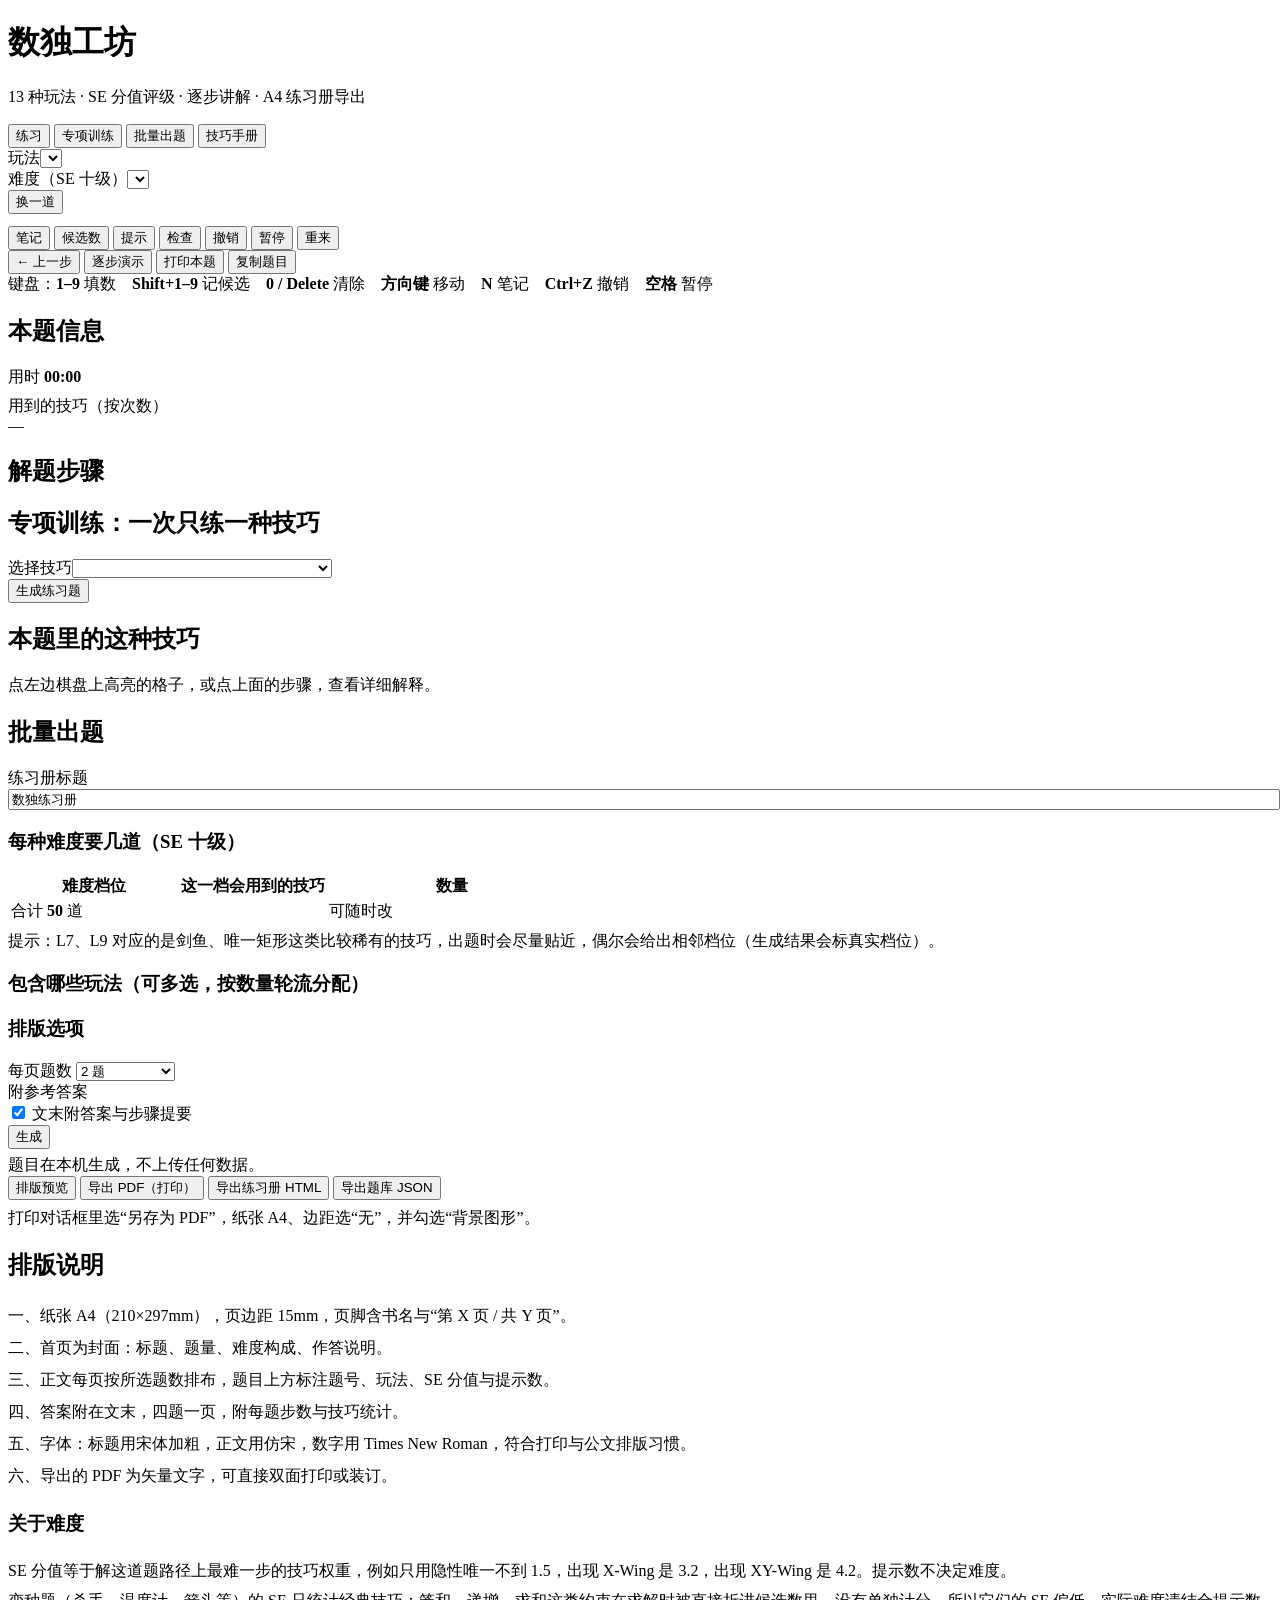
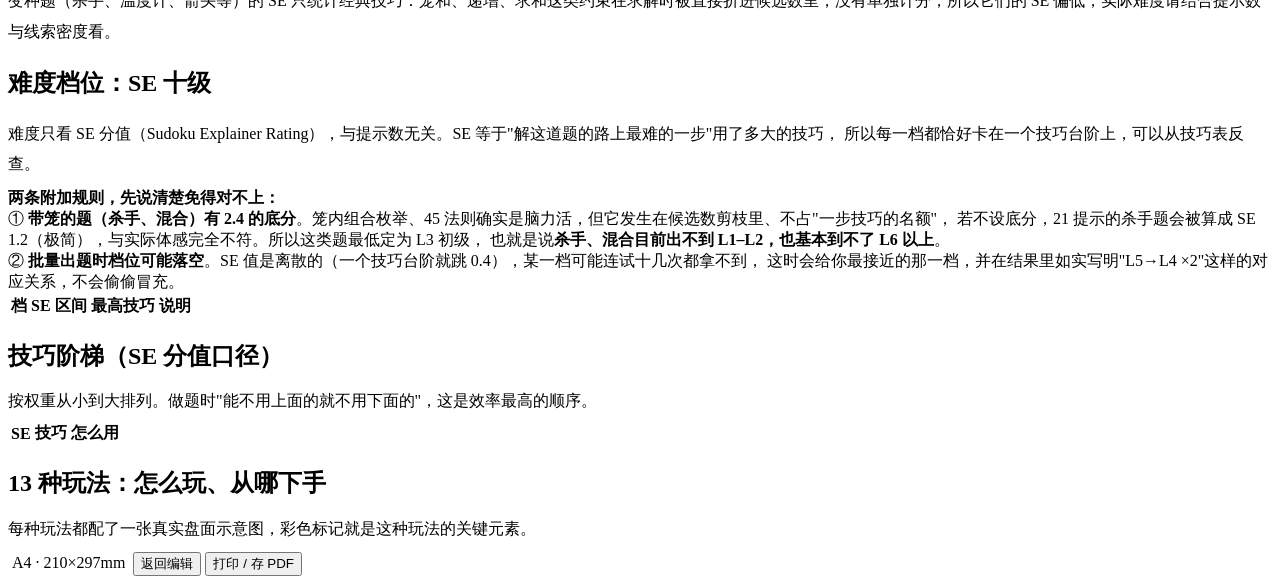
<file: src/template.html>
<!DOCTYPE html>
<html lang="zh-CN">
<head>
<meta charset="utf-8">
<meta name="viewport" content="width=device-width, initial-scale=1, viewport-fit=cover">
<meta name="theme-color" content="#1b1e23">
<meta name="apple-mobile-web-app-capable" content="yes">
<meta name="apple-mobile-web-app-title" content="数独工坊">
<meta name="format-detection" content="telephone=no">
<title>数独工坊 · 生成器与练习册</title>
<style id="appcss">/*CSS*/</style>
</head>
<body>
<div class="app">
  <div class="top">
    <div class="brand">
      <h1>数独工坊</h1>
      <p>13 种玩法 · SE 分值评级 · 逐步讲解 · A4 练习册导出</p>
    </div>
    <div class="tabs">
      <button data-tab="play" class="on">练习</button>
      <button data-tab="train">专项训练</button>
      <button data-tab="batch">批量出题</button>
      <button data-tab="manual">技巧手册</button>
    </div>
  </div>

  <!-- 练习 -->
  <div class="panel on" id="panel-play">
    <div class="grid-2">
      <div class="card">
        <div class="row" style="align-items:center;gap:10px">
          <div><label class="f">玩法</label><select id="p-kind"></select></div>
          <div><label class="f">难度（SE 十级）</label><select id="p-band"></select></div>
          <div style="margin-left:auto"><button class="btn primary" id="p-new">换一道</button></div>
        </div>
        <div class="kv" id="p-info" style="margin-top:12px"></div>
        <div id="p-board"></div>
        <div class="pad" id="p-pad"></div>
        <div class="toolbar">
          <button class="btn" id="p-note">笔记</button>
          <button class="btn" id="p-cand">候选数</button>
          <button class="btn" id="p-hint">提示</button>
          <button class="btn" id="p-check">检查</button>
          <button class="btn" id="p-undo">撤销</button>
          <button class="btn" id="p-pause">暂停</button>
          <button class="btn" id="p-reset">重来</button>
        </div>
        <div class="toolbar">
          <button class="btn" id="p-prev">← 上一步</button>
          <button class="btn" id="p-all">逐步演示</button>
          <button class="btn" id="p-print">打印本题</button>
          <button class="btn" id="p-copy">复制题目</button>
        </div>
        <div class="small muted kbhelp">
          键盘：<b>1–9</b> 填数　<b>Shift+1–9</b> 记候选　<b>0 / Delete</b> 清除　<b>方向键</b> 移动　<b>N</b> 笔记　<b>Ctrl+Z</b> 撤销　<b>空格</b> 暂停
        </div>
      </div>

      <div>
        <div class="card">
          <h2 class="sec">本题信息</h2>
          <div class="small muted">用时 <b id="p-time">00:00</b>　<span id="p-status"></span></div>
          <div class="small" style="margin-top:8px">用到的技巧（按次数）</div>
          <div class="tchips" id="p-tech">—</div>
          <div class="basis" id="p-basis"></div>
        </div>
        <div class="card" style="margin-top:14px">
          <h2 class="sec">解题步骤</h2>
          <div class="steps" id="p-steps"></div>
          <div class="explain" id="p-explain"></div>
        </div>
      </div>
    </div>
  </div>

  <!-- 专项训练 -->
  <div class="panel" id="panel-train">
    <div class="grid-2">
      <div class="card">
        <h2 class="sec">专项训练：一次只练一种技巧</h2>
        <div class="row" style="align-items:flex-end">
          <div><label class="f">选择技巧</label><select id="t-tech" style="min-width:260px"></select></div>
          <div><button class="btn primary" id="t-gen">生成练习题</button></div>
        </div>
        <div class="small" id="t-desc" style="margin:10px 0"></div>
        <div class="kv" id="t-info"></div>
        <div id="t-board"></div>
        <div class="small muted" id="t-status"></div>
      </div>
      <div>
        <div class="card">
          <h2 class="sec">本题里的这种技巧</h2>
          <div class="steps" id="t-steps"></div>
          <div class="explain" id="t-explain">点左边棋盘上高亮的格子，或点上面的步骤，查看详细解释。</div>
        </div>
      </div>
    </div>
  </div>

  <!-- 批量出题 -->
  <div class="panel" id="panel-batch">
    <div class="grid-2">
      <div class="card">
        <h2 class="sec">批量出题</h2>
        <label class="f">练习册标题</label>
        <input type="text" id="b-title" value="数独练习册" style="width:100%">
        <h3 class="sub">每种难度要几道（SE 十级）</h3>
        <table class="mix">
          <thead><tr><th style="width:30%">难度档位</th><th style="width:26%">这一档会用到的技巧</th><th style="width:86px">数量</th></tr></thead>
          <tbody id="b-mix"></tbody>
          <tfoot><tr><td colspan="2">合计 <b id="b-total">50</b> 道</td><td class="small muted">可随时改</td></tr></tfoot>
        </table>
        <div class="small muted" style="margin-top:6px">
          提示：L7、L9 对应的是剑鱼、唯一矩形这类比较稀有的技巧，出题时会尽量贴近，偶尔会给出相邻档位（生成结果会标真实档位）。
        </div>

        <h3 class="sub">包含哪些玩法（可多选，按数量轮流分配）</h3>
        <div class="varlist" id="b-vars"></div>

        <h3 class="sub">排版选项</h3>
        <div class="row" style="align-items:flex-end;gap:14px">
          <div><label class="f">每页题数</label>
            <select id="b-per"><option value="1">1 题（大字）</option><option value="2" selected>2 题</option><option value="4">4 题（小字）</option></select>
          </div>
          <div><label class="f">附参考答案</label><br><label class="small"><input type="checkbox" id="b-ans" checked> 文末附答案与步骤提要</label></div>
          <div style="margin-left:auto"><button class="btn primary" id="b-go">生成</button></div>
        </div>
        <div class="progress"><i id="b-bar"></i></div>
        <div class="small muted" id="b-status" style="margin-top:6px">题目在本机生成，不上传任何数据。</div>

        <div class="toolbar">
          <button class="btn primary" id="b-view">排版预览</button>
          <button class="btn accent" id="b-print">导出 PDF（打印）</button>
          <button class="btn" id="b-html">导出练习册 HTML</button>
          <button class="btn" id="b-json">导出题库 JSON</button>
        </div>
        <div class="small muted" id="print-hint" style="margin-top:8px">打印对话框里选“另存为 PDF”，纸张 A4、边距选“无”，并勾选“背景图形”。</div>

        <div class="preview" id="b-preview"></div>
      </div>

      <div class="card">
        <h2 class="sec">排版说明</h2>
        <div class="small" style="line-height:2">
          一、纸张 A4（210×297mm），页边距 15mm，页脚含书名与“第 X 页 / 共 Y 页”。<br>
          二、首页为封面：标题、题量、难度构成、作答说明。<br>
          三、正文每页按所选题数排布，题目上方标注题号、玩法、SE 分值与提示数。<br>
          四、答案附在文末，四题一页，附每题步数与技巧统计。<br>
          五、字体：标题用宋体加粗，正文用仿宋，数字用 Times New Roman，符合打印与公文排版习惯。<br>
          六、导出的 PDF 为矢量文字，可直接双面打印或装订。
        </div>
        <h3 class="sub">关于难度</h3>
        <div class="small muted" style="line-height:1.9">
          SE 分值等于解这道题路径上最难一步的技巧权重，例如只用隐性唯一不到 1.5，出现 X-Wing 是 3.2，出现 XY-Wing 是 4.2。提示数不决定难度。<br>
          变种题（杀手、温度计、箭头等）的 SE 只统计经典技巧：笼和、递增、求和这类约束在求解时被直接折进候选数里，没有单独计分，所以它们的 SE 偏低，实际难度请结合提示数与线索密度看。
        </div>
      </div>
    </div>
  </div>

  <!-- 技巧手册 -->
  <div class="panel" id="panel-manual">
    <div class="card">
      <h2 class="sec">难度档位：SE 十级</h2>
      <div class="small muted" style="margin-bottom:8px;line-height:1.9">
        难度只看 SE 分值（Sudoku Explainer Rating），与提示数无关。SE 等于"解这道题的路上最难的一步"用了多大的技巧，
        所以每一档都恰好卡在一个技巧台阶上，可以从技巧表反查。
      </div>
      <div class="note">
        <b>两条附加规则，先说清楚免得对不上：</b><br>
        ① <b>带笼的题（杀手、混合）有 2.4 的底分</b>。笼内组合枚举、45 法则确实是脑力活，但它发生在候选数剪枝里、不占"一步技巧的名额"，
        若不设底分，21 提示的杀手题会被算成 SE 1.2（极简），与实际体感完全不符。所以这类题最低定为 L3 初级，
        也就是说<b>杀手、混合目前出不到 L1–L2，也基本到不了 L6 以上</b>。<br>
        ② <b>批量出题时档位可能落空</b>。SE 值是离散的（一个技巧台阶就跳 0.4），某一档可能连试十几次都拿不到，
        这时会给你最接近的那一档，并在结果里如实写明"L5→L4 ×2"这样的对应关系，不会偷偷冒充。
      </div>
      <table class="man man-band">
        <thead><tr><th class="c1">档</th><th class="c2">SE 区间</th><th class="c3">最高技巧</th><th class="c4">说明</th></tr></thead>
        <tbody id="m-band"></tbody>
      </table>
    </div>
    <div class="card" style="margin-top:14px">
      <h2 class="sec">技巧阶梯（SE 分值口径）</h2>
      <div class="small muted" style="margin-bottom:8px">按权重从小到大排列。做题时"能不用上面的就不用下面的"，这是效率最高的顺序。</div>
      <table class="man man-tech">
        <thead><tr><th class="c1">SE</th><th class="c2">技巧</th><th class="c3">怎么用</th></tr></thead>
        <tbody id="m-tech"></tbody>
      </table>
    </div>
    <div class="card" style="margin-top:14px">
      <h2 class="sec">13 种玩法：怎么玩、从哪下手</h2>
      <div class="small muted" style="margin-bottom:12px">每种玩法都配了一张真实盘面示意图，彩色标记就是这种玩法的关键元素。</div>
      <div class="varcards" id="m-var"></div>
    </div>
  </div>
</div>

<div id="toast" style="position:fixed;left:50%;bottom:28px;transform:translateX(-50%);background:#1b1e23;color:#fff;padding:9px 16px;border-radius:8px;opacity:0;transition:.2s;pointer-events:none;font-size:13px"></div>
<div class="pvbar" id="pvbar">
  <span class="small muted" style="padding:0 4px">A4 · 210×297mm</span>
  <button class="btn sm" id="pv-back">返回编辑</button>
  <button class="btn sm primary" id="pv-print">打印 / 存 PDF</button>
</div>
<div class="sheets" id="sheets"></div>

<script>/*JS*/</script>
</body>
</html>
</file>
